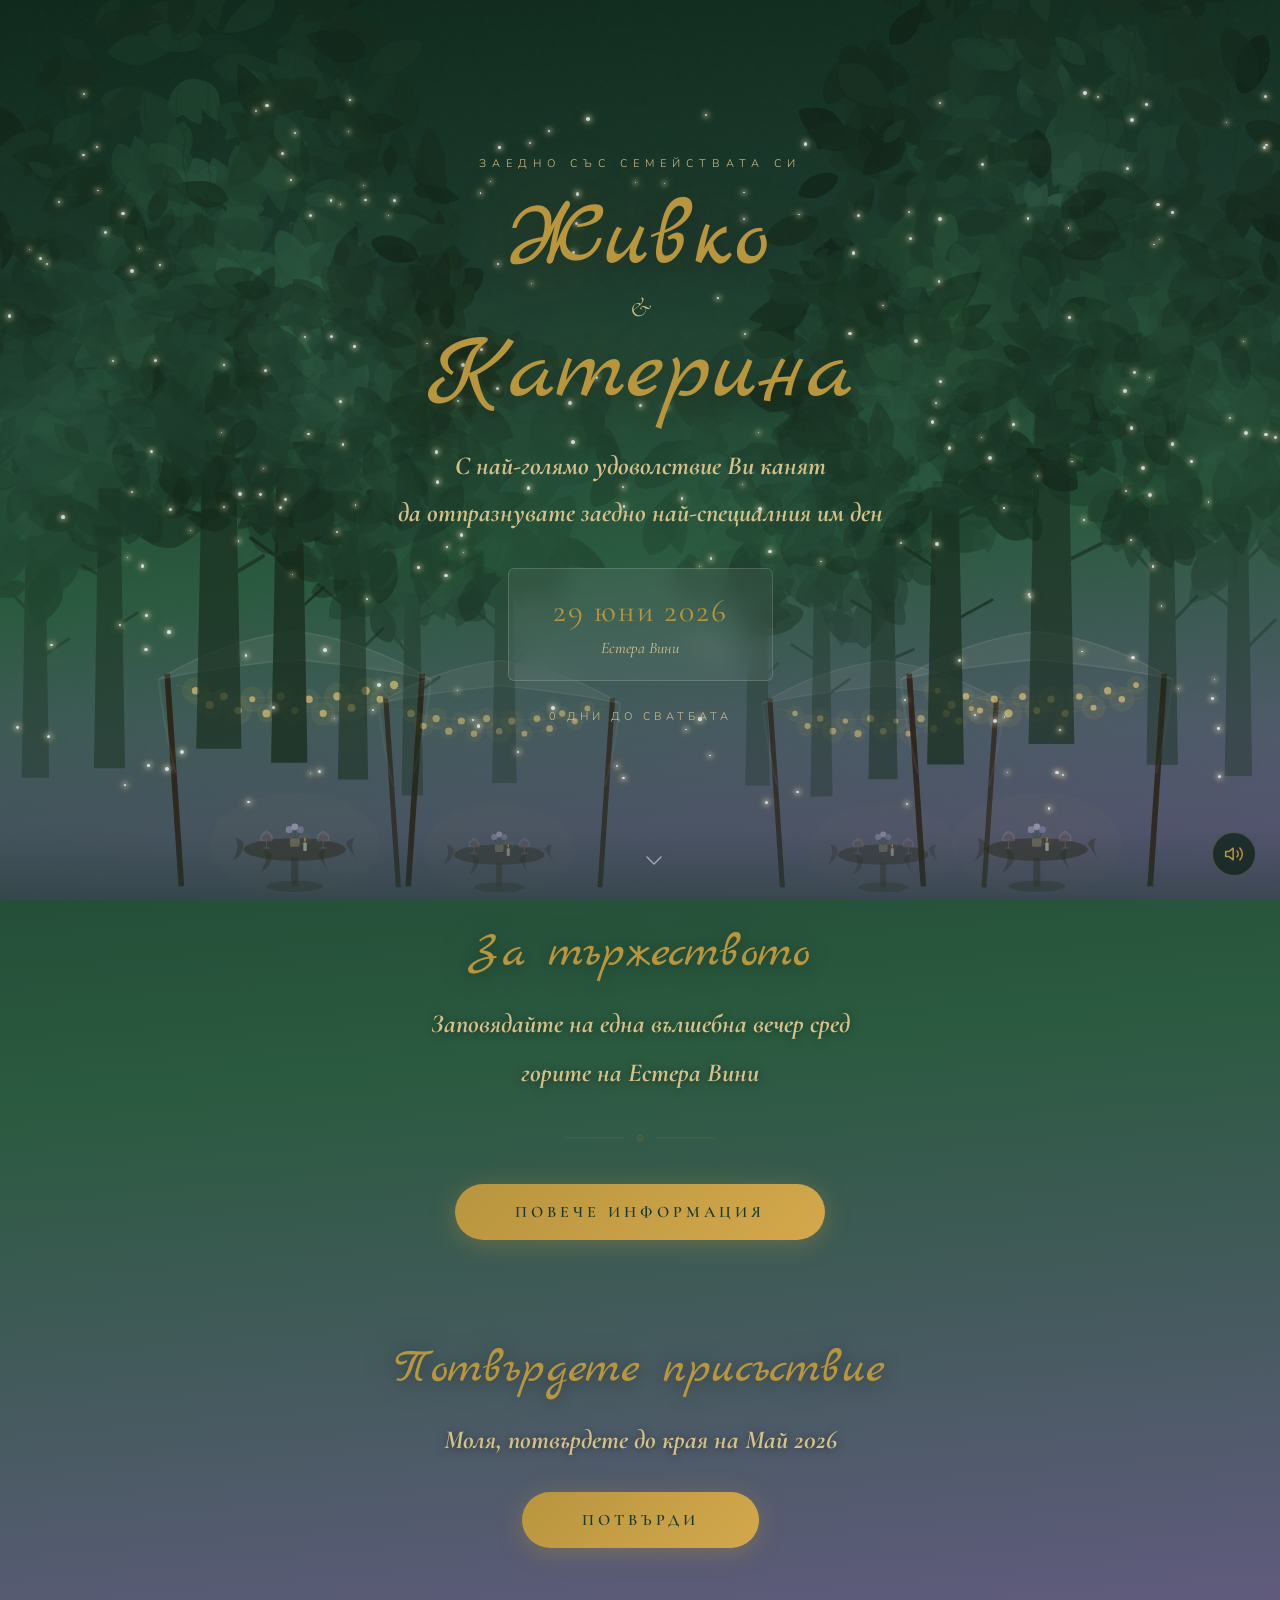
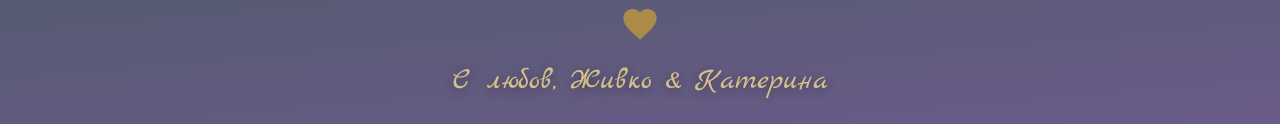
<file: index.html>
<!DOCTYPE html>
<html lang="en">
<head>
  <meta charset="UTF-8">
  <meta name="viewport" content="width=device-width, initial-scale=1.0">
  <title>Живко & Катерина — Сватбена покана</title>
  <link
    href="https://fonts.googleapis.com/css2?family=Cormorant+Garamond:ital,wght@0,300;0,400;0,500;0,600;0,700;1,300;1,400;1,500&family=Nunito+Sans:ital,wght@0,300;0,400;0,600;1,300;1,400&family=Marck+Script&display=swap"
    rel="stylesheet">

  <link rel="stylesheet" href="styles.css">
</head>
<body>

<!-- ═══════════════════════════════════════════════════════
     FIXED FOREST BACKDROP
     ═══════════════════════════════════════════════════════ -->
<div class="forest-backdrop" id="forestBackdrop">
  <div class="light-rays"></div>
  <div class="trees-bg" id="treesContainer"></div>
  <div class="tents-container" id="tentsContainer"></div>
  <div class="vines-container" id="vinesContainer"></div>
  <div class="ground-mist"></div>
  <div class="leaves-container" id="leaves"></div>
  <div class="lavender-container" id="lavenderPetals"></div>
  <div class="fireflies" id="fireflies"></div>
  <div class="particles" id="particles"></div>
</div>

<!-- ═══════════════════════════════════════════════════════
     HERO
     ═══════════════════════════════════════════════════════ -->
<section class="hero" id="hero">
  <div class="hero-content">
    <p class="hero-eyebrow reveal reveal-d1">Заедно със семействата си</p>
    <h1 class="hero-name reveal reveal-d2">Живко</h1>
    <span class="hero-amp reveal reveal-d3">&amp;</span>
    <h1 class="hero-name reveal reveal-d3">Катерина</h1>
    <p class="hero-tagline reveal reveal-d4">
      С най-голямо удоволствие Ви канят<br>
      да отпразнувате заедно най-специалния им ден
    </p>
    <div class="hero-date-box reveal reveal-d5">
      <p class="hero-date">29 юни 2026</p>
      <p class="hero-venue">Естера Вини</p>
    </div>
    <p class="hero-countdown reveal reveal-d6" id="countdown"></p>
  </div>

  <a class="scroll-hint reveal reveal-d6"
     onclick="document.getElementById('details').scrollIntoView({behavior:'smooth'})">
    <svg width="28" height="28" viewBox="0 0 28 28"
         fill="none" stroke="#fff" stroke-width="1.5" stroke-linecap="round">
      <path d="M7 11l7 7 7-7"/>
    </svg>
  </a>
</section>

<!-- Wave divider (hidden) -->
<div class="wave-section">
  <svg viewBox="0 0 1440 80" preserveAspectRatio="none">
    <path d="M0,0 C360,80 1080,0 1440,60 L1440,80 L0,80 Z" fill="rgba(15,42,28,.4)"/>
  </svg>
</div>

<!-- ═══════════════════════════════════════════════════════
     DETAILS
     ═══════════════════════════════════════════════════════ -->
<section class="details" id="details">

  <!-- Background lavender stems -->
  <div class="details-bg-flowers">
    <div class="stem" style="left:5%;height:300px">
      <svg width="40" height="300" viewBox="0 0 40 300" style="transform-origin:bottom center">
        <path d="M20,300 Q18,200 20,100" fill="none" stroke="#9B8EC4" stroke-width="2"/>
        <ellipse cx="20" cy="95"  rx="5" ry="9" fill="#B8ACE0"/>
        <ellipse cx="14" cy="105" rx="4" ry="8" fill="#D4CCF0"/>
        <ellipse cx="26" cy="102" rx="4" ry="8" fill="#B8ACE0"/>
        <ellipse cx="20" cy="80"  rx="4" ry="7" fill="#D4CCF0"/>
        <ellipse cx="16" cy="88"  rx="3" ry="6" fill="#EDE8FA"/>
      </svg>
    </div>
    <div class="stem" style="right:8%;height:250px">
      <svg width="40" height="250" viewBox="0 0 40 250" style="transform-origin:bottom center">
        <path d="M20,250 Q22,160 20,80" fill="none" stroke="#9B8EC4" stroke-width="2"/>
        <ellipse cx="20" cy="75" rx="5" ry="9" fill="#B8ACE0"/>
        <ellipse cx="14" cy="85" rx="4" ry="8" fill="#D4CCF0"/>
        <ellipse cx="26" cy="82" rx="4" ry="8" fill="#B8ACE0"/>
        <ellipse cx="20" cy="62" rx="4" ry="7" fill="#D4CCF0"/>
      </svg>
    </div>
    <div class="stem" style="left:85%;height:280px">
      <svg width="40" height="280" viewBox="0 0 40 280" style="transform-origin:bottom center">
        <path d="M20,280 Q17,180 20,90" fill="none" stroke="#9B8EC4" stroke-width="1.5"/>
        <ellipse cx="20" cy="85" rx="5" ry="8" fill="#B8ACE0"/>
        <ellipse cx="15" cy="93" rx="4" ry="7" fill="#D4CCF0"/>
        <ellipse cx="25" cy="90" rx="4" ry="7" fill="#B8ACE0"/>
        <ellipse cx="20" cy="72" rx="3" ry="6" fill="#EDE8FA"/>
      </svg>
    </div>
    <div class="stem" style="left:15%;height:220px">
      <svg width="40" height="220" viewBox="0 0 40 220" style="transform-origin:bottom center">
        <path d="M20,220 Q22,140 20,70" fill="none" stroke="#9B8EC4" stroke-width="1.5"/>
        <ellipse cx="20" cy="65" rx="4" ry="8" fill="#B8ACE0"/>
        <ellipse cx="15" cy="73" rx="3" ry="6" fill="#D4CCF0"/>
        <ellipse cx="25" cy="70" rx="3" ry="6" fill="#B8ACE0"/>
      </svg>
    </div>
  </div>

  <div class="details-inner">
    <p class="section-title reveal">За тържеството</p>
    <p class="details-text reveal reveal-d1">
      Заповядайте на една вълшебна вечер сред<br>
      горите на Естера Вини
    </p>

    <!-- Ornament divider -->
    <div class="ornament reveal reveal-d2">
      <svg width="160" height="24" viewBox="0 0 160 24">
        <line x1="5" y1="12" x2="65" y2="12" stroke="var(--gold-pale)" stroke-width=".5" opacity=".4"/>
        <line x1="95" y1="12" x2="155" y2="12" stroke="var(--gold-pale)" stroke-width=".5" opacity=".4"/>
        <circle cx="80" cy="12" r="3" fill="none" stroke="var(--gold)" stroke-width=".8" opacity=".5"/>
        <circle cx="80" cy="12" r="1" fill="var(--gold)" opacity=".5"/>
      </svg>
    </div>

    <!-- ── More Details button ── -->
    <div class="reveal reveal-d2" style="text-align:center;margin-top:28px">
      <button type="button" class="btn-rsvp" onclick="openDetailsModal()">
        <span>Повече информация</span>
      </button>
    </div>
  </div><!-- /.details-inner -->
</section>

<!-- ═══════════════════════════════════════════════════════
     RSVP
     ═══════════════════════════════════════════════════════ -->
<section class="rsvp-section" id="rsvp">
  <div class="rsvp-inner">
    <p class="section-title reveal">Потвърдете присъствие</p>
    <p class="details-text reveal reveal-d1" style="margin-bottom:8px">
      Моля, потвърдете до края на Май 2026
    </p>

    <div id="rsvpPrompt" class="reveal reveal-d2" style="margin-top:28px">
      <button type="button" class="btn-rsvp" onclick="openForm()">
        <span>Потвърди</span>
      </button>
    </div>



    <!-- ── RSVP Form ── -->
    <div class="form-container" id="rsvpFormContainer">
      <h3 class="form-title">Потвърждение</h3>
      <p class="form-subtitle">Ще се радваме да чуем от Вас. Един от семейството може да потвърди за всички.</p>

      <form onsubmit="return handleSubmit(event)">

        <!-- Honeypot for spam protection -->
        <input type="text" name="_honey" style="display:none" tabindex="-1">

        <!-- Name -->
        <div class="form-row">
          <div class="field">
            <label>Вашето име *</label>
            <input type="text" id="guestName" placeholder="Име и фамилия" required>
          </div>
        </div>

        <!-- Attending? -->
        <div class="field" style="margin-bottom:24px">
          <label style="margin-bottom:12px">Ще присъствате ли? *</label>
          <div class="radio-group">
            <div class="radio-option" onclick="selectAttending(this,'С радост приемаме')">
              <span class="radio-dot"><span class="radio-dot-inner"></span></span>
              С радост приемаме
            </div>
            <div class="radio-option" onclick="selectAttending(this,'За съжаление не можем')">
              <span class="radio-dot"><span class="radio-dot-inner"></span></span>
              За съжаление не можем
            </div>
          </div>
        </div>

        <!-- Fields shown only when attending -->
        <div class="attending-fields" id="attendingFields">
          <div class="form-row">
            <div class="field">
              <label>Брой гости (включително Вас и Вашата половинка)</label>
              <select id="guestCount">
                <option value="1">1 гост</option>
                <option value="2">2 гости</option>
                <option value="3">3 гости</option>
                <option value="4">4 гости</option>
                <option value="5">5 гости</option>
              </select>
            </div>
            <div class="field">
              <label>Хранителни изисквания</label>
              <div class="dietary-options">
                <label class="dietary-option">
                  <input type="radio" name="dietaryChoice" value="Без" checked> Без изисквания
                </label>
                <label class="dietary-option">
                  <input type="radio" name="dietaryChoice" value="Вегетарианец"> Вегетарианец
                </label>
              </div>
              <label class="dietary-allergy-label">Алергии</label>
              <input type="text" id="dietary" placeholder="Моля, опишете вашите алергии...">
            </div>
          </div>

          <!-- Extra options -->
          <div class="options-box">
            <label>Имате ли нужда от нещо допълнително?</label>

            <!-- Hotel -->
            <div class="checkbox-row" onclick="toggleCheck('hotel')">
              <div class="checkbox-box" id="hotelBox">
                <svg width="14" height="14" viewBox="0 0 14 14">
                  <path d="M3,7 L6,10 L11,4" fill="none" stroke="#fff"
                        stroke-width="2" stroke-linecap="round" stroke-linejoin="round"/>
                </svg>
              </div>
              <span class="checkbox-label">Имам нужда от нощувка (осигурена)</span>
            </div>
            <div class="sub-field" id="hotelSub">
              <p style="font-size:13px;color:var(--gold-pale);margin:0;font-style:italic">
                Нощувката е за 1 нощ (29 юни). Местата все още се уточняват.
              </p>
            </div>

            <!-- Transport -->
            <div class="checkbox-row" onclick="toggleCheck('transport')">
              <div class="checkbox-box" id="transportBox">
                <svg width="14" height="14" viewBox="0 0 14 14">
                  <path d="M3,7 L6,10 L11,4" fill="none" stroke="#fff"
                        stroke-width="2" stroke-linecap="round" stroke-linejoin="round"/>
                </svg>
              </div>
              <span class="checkbox-label">Имам нужда от транспорт (осигурен)</span>
            </div>

            <!-- Children -->
            <div class="checkbox-row" onclick="toggleCheck('children')">
              <div class="checkbox-box" id="childrenBox">
                <svg width="14" height="14" viewBox="0 0 14 14">
                  <path d="M3,7 L6,10 L11,4" fill="none" stroke="#fff"
                        stroke-width="2" stroke-linecap="round" stroke-linejoin="round"/>
                </svg>
              </div>
              <span class="checkbox-label">Ще бъдем с деца</span>
            </div>
            <div class="sub-field" id="childrenSub">
              <div class="field">
                <label>Колко деца?</label>
                <select id="childrenCountSelect">
                  <option value="1">1</option>
                  <option value="2">2</option>
                  <option value="3">3</option>
                  <option value="4">4</option>
                  <option value="5">5</option>
                </select>
              </div>
            </div>
          </div><!-- /.options-box -->
        </div><!-- /.attending-fields -->

        <!-- Message -->
        <div class="field" style="margin-bottom:24px">
          <label>Послание за младоженците (по желание)</label>
          <textarea id="guestMessage" placeholder="Споделете пожеланията си..."></textarea>
        </div>

        <!-- Captcha -->
        <div class="field" style="margin-bottom:32px">
          <label id="captchaLabel">Само една малка задачка</label>
          <p style="font-size:13px;color:var(--gold-pale);margin:0 0 8px;font-style:italic;opacity:.7">
            За да сме сигурни, че сте наш гост
          </p>
          <input type="text" id="captchaAnswer" placeholder="Въведете отговора" autocomplete="off" required>
        </div>

        <div style="text-align:center">
          <button type="submit" class="btn-submit" id="submitBtn" disabled>Изпрати</button>
        </div>
      </form>
    </div><!-- /.form-container -->

    <!-- Success message -->
    <div class="success" id="successMsg">
      <div class="success-check">
        <svg width="28" height="28" viewBox="0 0 28 28"
             fill="none" stroke="#fff" stroke-width="2.5"
             stroke-linecap="round" stroke-linejoin="round">
          <path d="M7 14.5l5 5L21 9"/>
        </svg>
      </div>
      <h3 id="thankName">Благодарим Ви!</h3>
      <p id="thankMsg"></p>
    </div>

  </div><!-- /.rsvp-inner -->
</section>

<!-- ═══════════════════════════════════════════════════════
     FOOTER
     ═══════════════════════════════════════════════════════ -->
<footer class="footer">
  <div class="footer-hearts">
    <svg width="40" height="40" viewBox="0 0 24 24" fill="var(--gold)">
      <path d="M12 21.35l-1.45-1.32C5.4 15.36 2 12.28 2 8.5 2 5.42 4.42 3 7.5 3c1.74 0 3.41.81 4.5 2.09C13.09 3.81 14.76 3 16.5 3 19.58 3 22 5.42 22 8.5c0 3.78-3.4 6.86-8.55 11.54L12 21.35z"/>
    </svg>
  </div>
  <p>С любов, Живко &amp; Катерина</p>
</footer>


<!-- ═══════════════════════════════════════════════════════
     JAVASCRIPT
     ═══════════════════════════════════════════════════════ -->
<!-- ═══════════════════════════════════════════════════════
     MORE DETAILS MODAL
     ═══════════════════════════════════════════════════════ -->
<div class="modal-overlay" id="detailsModal" role="dialog" aria-modal="true" aria-labelledby="modalHeading">
  <div class="modal-panel">

    <button class="modal-close" onclick="closeDetailsModal()" aria-label="Затвори">
      <svg width="13" height="13" viewBox="0 0 13 13" fill="none"
           stroke="currentColor" stroke-width="1.8" stroke-linecap="round">
        <line x1="1" y1="1" x2="12" y2="12"/>
        <line x1="12" y1="1" x2="1" y2="12"/>
      </svg>
    </button>

    <div class="modal-header">
      <p class="modal-eyebrow">29 юни 2026 · Естера Вини</p>
      <h2 class="modal-title" id="modalHeading">Всичко, което<br>трябва да знаете</h2>
      <div class="modal-rule">
        <div class="modal-rule-line"></div>
        <svg width="14" height="14" viewBox="0 0 24 24" fill="var(--gold)" opacity=".55">
          <path d="M12 21.35l-1.45-1.32C5.4 15.36 2 12.28 2 8.5 2 5.42 4.42 3 7.5 3c1.74 0 3.41.81 4.5 2.09C13.09 3.81 14.76 3 16.5 3 19.58 3 22 5.42 22 8.5c0 3.78-3.4 6.86-8.55 11.54L12 21.35z"/>
        </svg>
        <div class="modal-rule-line"></div>
      </div>
    </div>

    <div class="detail-sections">

      <!-- Програма -->
      <div class="detail-section">
        <div class="ds-header">
          <div class="ds-icon">
            <svg viewBox="0 0 30 30" fill="none" stroke="var(--gold)" stroke-width="1.55" stroke-linecap="round" stroke-linejoin="round">
              <rect x="4" y="3" width="22" height="24" rx="3"/>
              <line x1="9" y1="10" x2="21" y2="10"/>
              <line x1="9" y1="15" x2="21" y2="15"/>
              <line x1="9" y1="20" x2="16" y2="20"/>
            </svg>
          </div>
          <div class="ds-title">Програма на деня</div>
        </div>
        <div class="timeline">
          <div class="tl-item">
            <div class="tl-left"><span class="tl-time">17:00</span><div class="tl-line"></div></div>
            <div class="tl-dot"></div>
            <div class="tl-content">
              <div class="tl-event">Църковна церемония</div>
              <div class="tl-desc"><a href="https://maps.app.goo.gl/jBotodd1RxQcqwQw9" target="_blank" rel="noopener noreferrer">"Червената църква", Перущица</a> — Моля пристигнете 15 минути по-рано</div>
            </div>
          </div>
          <div class="tl-item">
            <div class="tl-left"><span class="tl-time">19:00</span><div class="tl-line"></div></div>
            <div class="tl-dot"></div>
            <div class="tl-content">
              <div class="tl-event">Пристигане в Естера Вини</div>
              <div class="tl-desc"><a href="https://maps.app.goo.gl/eVFsr43awWZp8P5j6" target="_blank" rel="noopener noreferrer">Естера Вини</a> — Коктейл на открито сред горите</div>
            </div>
          </div>
          <div class="tl-item">
            <div class="tl-left"><span class="tl-time">19:30</span><div class="tl-line"></div></div>
            <div class="tl-dot"></div>
            <div class="tl-content">
              <div class="tl-event">Церемония на открито</div>
              <div class="tl-desc">Естера Вини — сред горите</div>
            </div>
          </div>
          <div class="tl-item">
            <div class="tl-left"><span class="tl-time">20:00</span><div class="tl-line"></div></div>
            <div class="tl-dot"></div>
            <div class="tl-content">
              <div class="tl-event">Вечеря &amp; танци</div>
              <div class="tl-desc">Вечерта продължава до зори</div>
            </div>
          </div>
        </div>
      </div>

      <!-- Нощувки -->
      <div class="detail-section">
        <div class="ds-header">
          <div class="ds-icon">
            <svg viewBox="0 0 30 30" fill="none" stroke="var(--gold)" stroke-width="1.55" stroke-linecap="round" stroke-linejoin="round">
              <path d="M3 27V13l12-9 12 9v14"/>
              <rect x="11" y="19" width="8" height="8"/>
              <path d="M3 13h24"/>
            </svg>
          </div>
          <div class="ds-title">Нощувки (Осигурени)</div>
        </div>
        <div class="info-rows">
          <div class="info-row">
            <span class="info-row-label">Нощувка</span>
            <span class="info-row-value">1 нощ (29 юни)</span>
          </div>
        </div>
        <p class="info-note" style="margin-top:10px;">Осигурени нощувки за гостите, които не са от Пловдив. <a href="https://maps.app.goo.gl/juyoa8k7EYAyqqMB8" target="_blank" rel="noopener noreferrer">Anita Houses & Relax, Перущица</a></p>
      </div>

      <!-- Транспорт -->
      <div class="detail-section">
        <div class="ds-header">
          <div class="ds-icon">
            <svg viewBox="0 0 30 30" fill="none" stroke="var(--gold)" stroke-width="1.55" stroke-linecap="round" stroke-linejoin="round">
              <rect x="2" y="10" width="26" height="13" rx="3"/>
              <path d="M2 16h26"/>
              <circle cx="8"  cy="23" r="2.5"/>
              <circle cx="22" cy="23" r="2.5"/>
              <path d="M6.5 10l3-5h11l3 5"/>
            </svg>
          </div>
          <div class="ds-title">Транспорт (Осигурен)</div>
        </div>
        <div class="info-rows">
          <div class="info-row">
            <span class="info-row-label">Маршрут</span>
            <span class="info-row-value">Естера Вини → Перущица</span>
          </div>
          <div class="info-row">
            <span class="info-row-label">Тръгване</span>
            <span class="info-row-value">Примерен график 00:00, 01:00, 02:00, 03:00, 04:00 (последен). Детайлите още се уточняват.</span>
          </div>
        </div>
        <p class="info-note" style="margin-top:10px;">
          Осигурен е транспорт от Естера Вини до местата за нощувка(<a href="https://maps.app.goo.gl/juyoa8k7EYAyqqMB8" target="_blank" rel="noopener noreferrer">Anita Houses & Relax, Перущица</a>). За транспорт от Пловдив до Естера Вини(и обратната посока) — очаквайте повече информация скоро.
        </p>
      </div>

      <!-- Потвърждение и +1 -->
      <div class="detail-section">
        <div class="ds-header">
          <div class="ds-icon" style="width:52px;">
            <svg viewBox="0 0 50 30" fill="none" stroke="var(--gold)" stroke-width="1.5" stroke-linecap="round" stroke-linejoin="round">
              <!-- Adult 1 (left) -->
              <circle cx="10" cy="5" r="3"/>
              <line x1="10" y1="8" x2="10" y2="18"/>
              <line x1="10" y1="18" x2="6" y2="27"/>
              <line x1="10" y1="18" x2="14" y2="27"/>
              <line x1="10" y1="11" x2="5" y2="15"/>
              <line x1="10" y1="11" x2="15" y2="15"/>
              <!-- Child (middle) -->
              <circle cx="25" cy="11" r="2.5"/>
              <line x1="25" y1="13.5" x2="25" y2="21"/>
              <line x1="25" y1="21" x2="22" y2="27"/>
              <line x1="25" y1="21" x2="28" y2="27"/>
              <line x1="25" y1="16" x2="21.5" y2="19"/>
              <line x1="25" y1="16" x2="28.5" y2="19"/>
              <!-- Adult 2 (right) -->
              <circle cx="40" cy="5" r="3"/>
              <line x1="40" y1="8" x2="40" y2="18"/>
              <line x1="40" y1="18" x2="36" y2="27"/>
              <line x1="40" y1="18" x2="44" y2="27"/>
              <line x1="40" y1="11" x2="35" y2="15"/>
              <line x1="40" y1="11" x2="45" y2="15"/>
            </svg>
          </div>
          <div class="ds-title">Потвърждение и +1</div>
        </div>
        <p class="info-note" style="margin-top:10px;">
          Разбира се, очакваме Ви заедно с Вашата половинка! Не е необходимо всеки да попълва формуляра поотделно — един от Вас може да потвърди за цялото семейство. Във формата за потвърждение (RSVP) има падащо меню, от което можете да изберете колко души ще бъдете.
        </p>
      </div>

      <!-- Дрескод -->
      <div class="detail-section">
        <div class="ds-header">
          <div class="ds-icon" style="width:68px; display:flex; gap:4px;">
            <!-- Dress -->
            <svg viewBox="0 0 30 30" fill="none" stroke="var(--gold)" stroke-width="1.55" stroke-linecap="round" stroke-linejoin="round">
              <path d="M9 6c1 .5 3 .8 6 .8s5-.3 6-.8"/>
              <path d="M9 6C7 8 6 10 6 13c0 1.5.5 3 1.2 4.3"/>
              <path d="M21 6c2 2 3 4 3 7 0 1.5-.5 3-1.2 4.3"/>
              <path d="M8 17L4 27h22l-4-9.7"/>
              <line x1="15" y1="6.8" x2="15" y2="12"/>
            </svg>
            <!-- Suit: jacket + trousers -->
            <svg viewBox="0 0 30 30" fill="none" stroke="var(--gold)" stroke-width="1.3" stroke-linecap="round" stroke-linejoin="round">
              <!-- Jacket outline -->
              <path d="M11 3L7 6v11h5v-2h6v2h5V6l-4-3"/>
              <!-- Lapels -->
              <path d="M11 3l4 6"/>
              <path d="M19 3l-4 6"/>
              <!-- Tie -->
              <line x1="15" y1="9" x2="15" y2="16"/>
              <!-- Trouser left leg -->
              <path d="M8 17h6v10H9z"/>
              <!-- Trouser right leg -->
              <path d="M16 17h6v10h-5z"/>
            </svg>
          </div>
          <div class="ds-title">Дрескод — Официален</div>
        </div>
      </div>

    </div><!-- /.detail-sections -->

    <div class="modal-closing">
      <div class="modal-closing-hearts">
        <svg width="22" height="22" viewBox="0 0 24 24" fill="var(--gold)">
          <path d="M12 21.35l-1.45-1.32C5.4 15.36 2 12.28 2 8.5 2 5.42 4.42 3 7.5 3c1.74 0 3.41.81 4.5 2.09C13.09 3.81 14.76 3 16.5 3 19.58 3 22 5.42 22 8.5c0 3.78-3.4 6.86-8.55 11.54L12 21.35z"/>
        </svg>
      </div>
      <p>Очакваме Ви с нетърпение!</p>
    </div>

  </div><!-- /.modal-panel -->
</div><!-- /.modal-overlay -->

<audio id="bgMusic" loop preload="auto">
  <source src="TRINIX & Mari Froes - Vaitimbora (Official Music Video) - TRINIX.mp3" type="audio/mpeg">
</audio>

<button id="musicToggle" class="music-toggle" aria-label="Toggle music">
  <svg id="musicIconOn" viewBox="0 0 24 24" fill="none" stroke="currentColor" stroke-width="1.8" stroke-linecap="round" stroke-linejoin="round" width="20" height="20">
    <polygon points="11 5 6 9 2 9 2 15 6 15 11 19 11 5"/>
    <path d="M15.54 8.46a5 5 0 010 7.07"/>
    <path d="M19.07 4.93a10 10 0 010 14.14"/>
  </svg>
  <svg id="musicIconOff" viewBox="0 0 24 24" fill="none" stroke="currentColor" stroke-width="1.8" stroke-linecap="round" stroke-linejoin="round" width="20" height="20" style="display:none">
    <polygon points="11 5 6 9 2 9 2 15 6 15 11 19 11 5"/>
    <line x1="23" y1="9" x2="17" y2="15"/>
    <line x1="17" y1="9" x2="23" y2="15"/>
  </svg>
</button>

<script src="script.js"></script>
</body>
</html>
</file>
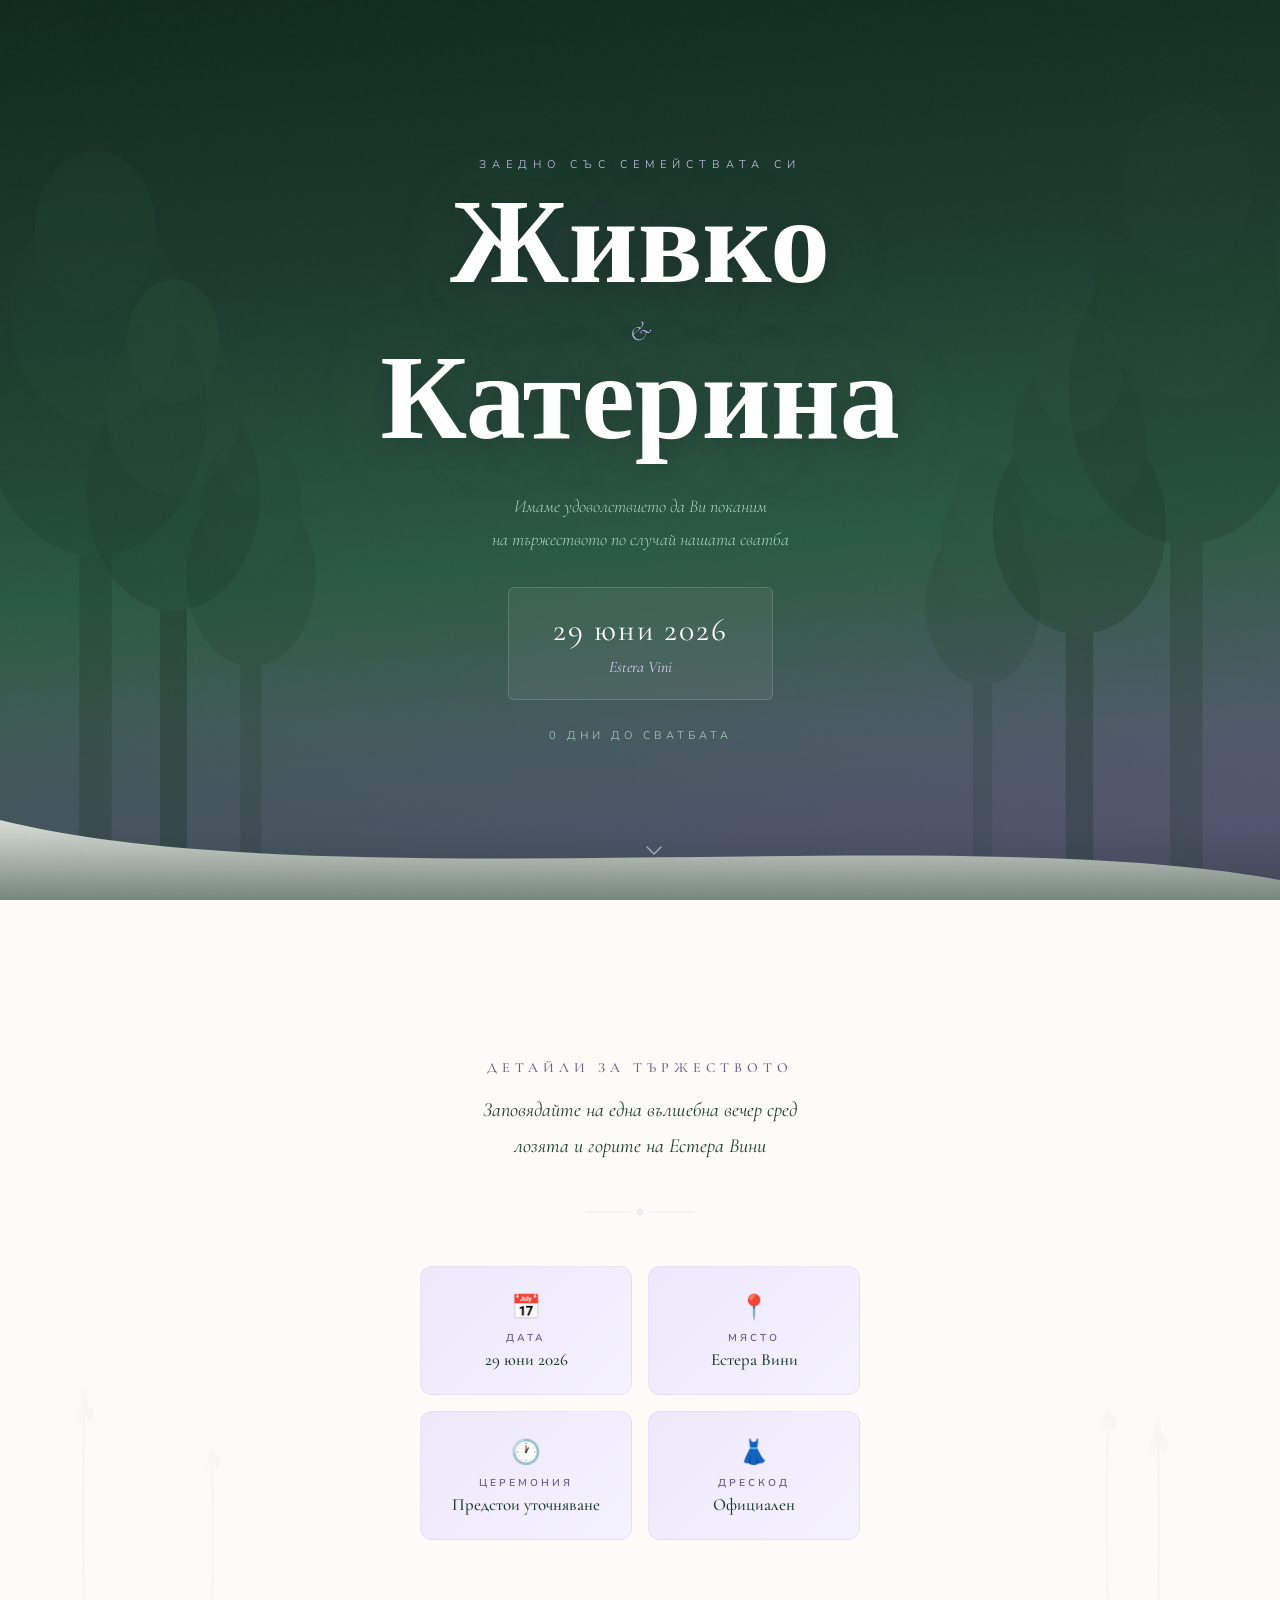
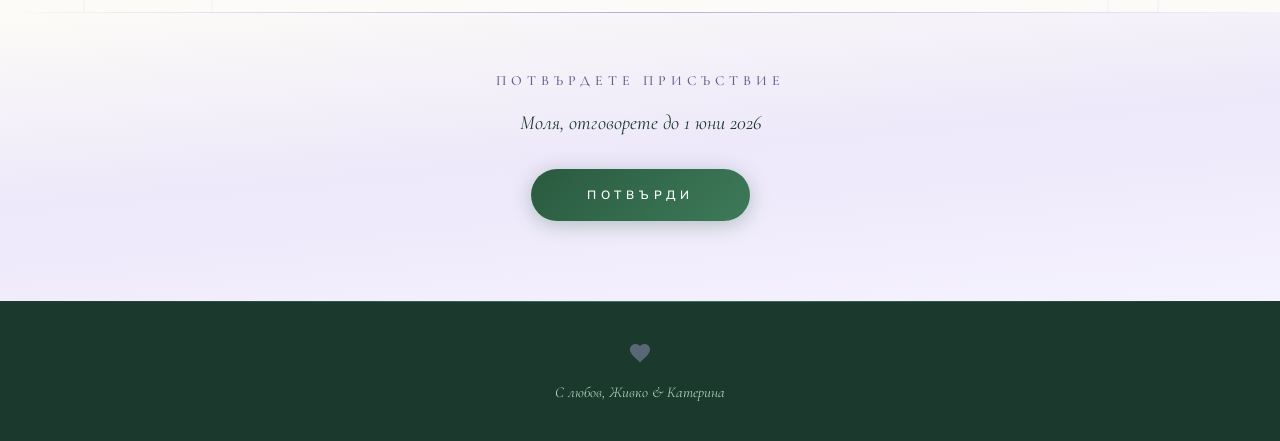
<file: index (3).html>
<!DOCTYPE html>
<html lang="en">
<head>
<meta charset="UTF-8">
<meta name="viewport" content="width=device-width, initial-scale=1.0">
<title>Живко & Катерина — Сватбена покана</title>
<link href="https://fonts.googleapis.com/css2?family=Cormorant+Garamond:ital,wght@0,300;0,400;0,500;0,600;0,700;1,300;1,400;1,500&family=Nunito+Sans:ital,wght@0,300;0,400;0,600;1,300;1,400&family=Tangerine:wght@400;700&display=swap" rel="stylesheet">
<style>
  :root {
    --green-deep:#1B3A2D;--green:#2A5A3F;--green-mid:#3D7A5A;--green-light:#5A9E78;--green-pale:#A8D5BA;
    --lav-deep:#6B5B8A;--lav:#9B8EC4;--lav-mid:#B8ACE0;--lav-light:#D4CCF0;--lav-pale:#EDE8FA;--lav-mist:#F5F2FF;
    --cream:#FDFBF7;--gold:#C9A84C;--charcoal:#1E1E1E;--text:#2D2D2D;
  }
  *{margin:0;padding:0;box-sizing:border-box}
  html{scroll-behavior:smooth}
  body{min-height:100vh;background:var(--cream);font-family:'Nunito Sans',sans-serif;color:var(--text);overflow-x:hidden}

  /* ══════ HERO ══════ */
  .hero{
    min-height:100vh;display:flex;flex-direction:column;align-items:center;justify-content:center;
    position:relative;overflow:hidden;padding:40px 24px;
    background:linear-gradient(175deg,#0f2a1c 0%,var(--green-deep) 30%,var(--green) 60%,var(--lav-deep) 100%);
  }
  .hero::after{
    content:'';position:absolute;inset:0;
    background:url("data:image/svg+xml,%3Csvg viewBox='0 0 256 256' xmlns='http://www.w3.org/2000/svg'%3E%3Cfilter id='n'%3E%3CfeTurbulence type='fractalNoise' baseFrequency='.7' numOctaves='4' stitchTiles='stitch'/%3E%3C/filter%3E%3Crect width='256' height='256' filter='url(%23n)' opacity='.04'/%3E%3C/svg%3E");
    opacity:.4;pointer-events:none;z-index:1;
  }

  /* ── Animated trees ── */
  .trees-bg{position:absolute;bottom:0;left:0;right:0;height:100%;pointer-events:none;z-index:0}
  .tree{position:absolute;bottom:0;transform-origin:bottom center}
  .tree-trunk{fill:#1a2f20}
  .tree-crown{transform-origin:bottom center}
  .tree-left .tree-crown{animation:swayLeft 6s ease-in-out infinite}
  .tree-right .tree-crown{animation:swayRight 7s ease-in-out infinite}
  .tree-center .tree-crown{animation:swayCenter 8s ease-in-out infinite}
  @keyframes swayLeft{0%,100%{transform:rotate(0deg)}25%{transform:rotate(-1.5deg)}75%{transform:rotate(1deg)}}
  @keyframes swayRight{0%,100%{transform:rotate(0deg)}30%{transform:rotate(1.2deg)}70%{transform:rotate(-1.8deg)}}
  @keyframes swayCenter{0%,100%{transform:rotate(0deg)}50%{transform:rotate(1deg)}}

  /* ── Falling leaves ── */
  .leaves-container{position:absolute;inset:0;overflow:hidden;pointer-events:none;z-index:2}
  .leaf{
    position:absolute;top:-40px;
    width:16px;height:16px;
    animation:leafFall linear infinite;
    opacity:0;
  }
  @keyframes leafFall{
    0%{transform:translateY(0) rotate(0deg) translateX(0);opacity:0}
    5%{opacity:.7}
    50%{transform:translateY(50vh) rotate(180deg) translateX(40px);opacity:.6}
    100%{transform:translateY(105vh) rotate(360deg) translateX(-20px);opacity:0}
  }

  /* ── Fireflies ── */
  .fireflies{position:absolute;inset:0;pointer-events:none;z-index:2}
  .firefly{
    position:absolute;width:4px;height:4px;border-radius:50%;
    background:radial-gradient(circle,rgba(201,168,76,.9),rgba(201,168,76,0) 70%);
    animation:fireflyFloat linear infinite;
    opacity:0;
  }
  @keyframes fireflyFloat{
    0%{opacity:0;transform:translate(0,0) scale(.5)}
    15%{opacity:1}
    50%{transform:translate(30px,-50px) scale(1);opacity:.8}
    85%{opacity:1}
    100%{opacity:0;transform:translate(-20px,-100px) scale(.3)}
  }

  /* ── Lavender flowers ── */
  .lavender-container{position:absolute;inset:0;overflow:hidden;pointer-events:none;z-index:2}
  .lavender-petal{
    position:absolute;top:-30px;
    animation:petalDrift linear infinite;
    opacity:0;
  }
  @keyframes petalDrift{
    0%{transform:translateY(0) rotate(0deg) translateX(0) scale(.8);opacity:0}
    8%{opacity:.8}
    40%{transform:translateY(40vh) rotate(120deg) translateX(60px) scale(1);opacity:.7}
    70%{transform:translateY(70vh) rotate(240deg) translateX(-30px) scale(.9);opacity:.5}
    100%{transform:translateY(110vh) rotate(360deg) translateX(20px) scale(.6);opacity:0}
  }

  /* ── Floating particles ── */
  .particles{position:absolute;inset:0;overflow:hidden;pointer-events:none;z-index:2}
  .particle{position:absolute;border-radius:50%;animation:floatUp linear infinite;opacity:0}
  @keyframes floatUp{0%{transform:translateY(100vh) scale(0);opacity:0}10%{opacity:1}90%{opacity:1}100%{transform:translateY(-20vh) scale(1);opacity:0}}

  /* ── Light rays ── */
  .light-rays{
    position:absolute;top:-20%;left:50%;width:200%;height:60%;
    transform:translateX(-50%);pointer-events:none;z-index:1;
    background:conic-gradient(from 190deg at 50% 0%,transparent 30%,rgba(201,168,76,.03) 35%,transparent 40%,
      transparent 45%,rgba(255,255,255,.02) 48%,transparent 52%,transparent 60%,rgba(168,213,186,.02) 63%,transparent 67%);
    animation:rayRotate 30s linear infinite;
  }
  @keyframes rayRotate{from{transform:translateX(-50%) rotate(0deg)}to{transform:translateX(-50%) rotate(360deg)}}

  /* ── Ground mist ── */
  .ground-mist{
    position:absolute;bottom:0;left:-10%;width:120%;height:180px;
    pointer-events:none;z-index:3;
    background:linear-gradient(to top,rgba(27,58,45,.6) 0%,rgba(27,58,45,.2) 40%,transparent 100%);
    animation:mistDrift 12s ease-in-out infinite;
  }
  @keyframes mistDrift{0%,100%{transform:translateX(0)}50%{transform:translateX(20px)}}

  /* Reveal */
  .reveal{opacity:0;transform:translateY(40px);transition:all 1s cubic-bezier(.22,1,.36,1)}
  .reveal.visible{opacity:1;transform:translateY(0)}
  .reveal-d1{transition-delay:.15s}.reveal-d2{transition-delay:.3s}.reveal-d3{transition-delay:.5s}
  .reveal-d4{transition-delay:.7s}.reveal-d5{transition-delay:.9s}.reveal-d6{transition-delay:1.1s}

  /* Hero content */
  .hero-content{position:relative;z-index:10;text-align:center;max-width:600px}
  .hero-eyebrow{font-size:11px;letter-spacing:6px;text-transform:uppercase;color:var(--lav-light);font-weight:300;margin-bottom:24px}
  .hero-name{
    font-family:'Tangerine',cursive;font-weight:700;
    font-size:clamp(70px,18vw,120px);
    color:#fff;line-height:.95;
    text-shadow:0 4px 30px rgba(0,0,0,.25),0 0 80px rgba(155,142,196,.2);
  }
  .hero-amp{font-family:'Cormorant Garamond',serif;font-size:28px;font-style:italic;font-weight:300;color:var(--lav-mid);margin:4px 0;display:block}
  .hero-tagline{font-family:'Cormorant Garamond',serif;font-size:18px;font-style:italic;color:var(--green-pale);font-weight:300;margin-top:24px;line-height:1.8}
  .hero-date-box{
    display:inline-block;margin-top:32px;
    border:1px solid rgba(255,255,255,.15);border-radius:6px;
    padding:22px 44px;
    background:rgba(255,255,255,.06);
    backdrop-filter:blur(12px);-webkit-backdrop-filter:blur(12px);
  }
  .hero-date{font-family:'Cormorant Garamond',serif;font-size:clamp(22px,5vw,32px);color:#fff;font-weight:400;letter-spacing:2px}
  .hero-venue{font-family:'Cormorant Garamond',serif;font-size:16px;color:var(--lav-light);font-style:italic;margin-top:8px}
  .hero-countdown{font-size:11px;letter-spacing:4px;text-transform:uppercase;color:var(--green-pale);margin-top:28px;font-weight:300}
  .scroll-hint{position:absolute;bottom:30px;left:50%;transform:translateX(-50%);z-index:10;animation:bounce 2s infinite;cursor:pointer}
  .scroll-hint svg{opacity:.5;transition:opacity .3s}
  .scroll-hint:hover svg{opacity:1}
  @keyframes bounce{0%,100%{transform:translateX(-50%) translateY(0)}50%{transform:translateX(-50%) translateY(10px)}}

  /* ══════ WAVE ══════ */
  .wave-section{position:relative;height:100px;background:var(--cream);margin-top:-1px}
  .wave-section svg{position:absolute;top:-79px;width:100%;height:80px}

  /* ══════ DETAILS ══════ */
  .details{background:var(--cream);padding:60px 24px 40px;position:relative;overflow:hidden}

  /* Animated lavender stems in details bg */
  .details-bg-flowers{position:absolute;top:0;left:0;right:0;bottom:0;pointer-events:none;overflow:hidden;opacity:.06}
  .stem{position:absolute;bottom:0}
  .stem svg{animation:stemSway 5s ease-in-out infinite}
  @keyframes stemSway{0%,100%{transform:rotate(0deg)}50%{transform:rotate(2deg)}}
  .stem:nth-child(even) svg{animation-duration:6s;animation-direction:reverse}

  .details-inner{max-width:560px;margin:0 auto;text-align:center;position:relative;z-index:1}
  .section-title{font-family:'Cormorant Garamond',serif;font-size:14px;letter-spacing:5px;text-transform:uppercase;color:var(--lav-deep);font-weight:500;margin-bottom:16px}
  .details-text{font-family:'Cormorant Garamond',serif;font-size:20px;font-style:italic;color:var(--green-deep);line-height:1.8;font-weight:400}

  .ornament{text-align:center;margin:36px 0}
  .ornament svg{opacity:.35}

  .info-cards{display:grid;grid-template-columns:1fr 1fr;gap:16px;margin:32px auto;max-width:440px}
  @media(max-width:480px){.info-cards{grid-template-columns:1fr}}
  .info-card{
    background:linear-gradient(135deg,var(--lav-pale),var(--lav-mist));
    border-radius:12px;padding:24px 20px;text-align:center;
    border:1px solid rgba(107,91,138,.08);
    transition:transform .4s cubic-bezier(.22,1,.36,1),box-shadow .4s ease;
  }
  .info-card:hover{transform:translateY(-4px);box-shadow:0 12px 32px rgba(107,91,138,.15)}
  .info-card-icon{font-size:24px;margin-bottom:8px}
  .info-card-label{font-size:10px;letter-spacing:3px;text-transform:uppercase;color:var(--lav-deep);font-weight:600;margin-bottom:4px}
  .info-card-value{font-family:'Cormorant Garamond',serif;font-size:17px;color:var(--green-deep);font-weight:500}

  /* ══════ RSVP ══════ */
  .rsvp-section{
    background:linear-gradient(175deg,var(--cream) 0%,var(--lav-pale) 50%,var(--lav-mist) 100%);
    padding:60px 24px 80px;position:relative;
  }
  .rsvp-section::before{content:'';position:absolute;top:0;left:0;right:0;height:1px;background:linear-gradient(90deg,transparent,var(--lav-mid),transparent)}
  .rsvp-inner{max-width:560px;margin:0 auto;text-align:center}

  .btn-rsvp{
    font-family:'Nunito Sans',sans-serif;font-size:12px;letter-spacing:5px;
    text-transform:uppercase;font-weight:600;
    background:linear-gradient(135deg,var(--green),var(--green-mid));
    border:none;color:#fff;padding:18px 56px;
    cursor:pointer;border-radius:50px;
    transition:all .4s cubic-bezier(.22,1,.36,1);
    box-shadow:0 4px 20px rgba(42,90,63,.3);position:relative;overflow:hidden;
  }
  .btn-rsvp::after{content:'';position:absolute;inset:0;background:linear-gradient(135deg,var(--lav-deep),var(--lav));opacity:0;transition:opacity .4s;border-radius:50px}
  .btn-rsvp:hover{transform:translateY(-2px);box-shadow:0 8px 32px rgba(42,90,63,.4)}
  .btn-rsvp:hover::after{opacity:1}
  .btn-rsvp span{position:relative;z-index:1}

  .form-container{
    background:#fff;border-radius:16px;padding:44px 32px;margin-top:32px;
    box-shadow:0 12px 48px rgba(107,91,138,.1),0 2px 8px rgba(42,90,63,.05);
    border:1px solid rgba(107,91,138,.08);
    display:none;text-align:left;animation:slideUp .6s cubic-bezier(.22,1,.36,1) forwards;
  }
  .form-container.active{display:block}
  @keyframes slideUp{from{opacity:0;transform:translateY(30px)}to{opacity:1;transform:translateY(0)}}

  .form-title{font-family:'Tangerine',cursive;font-size:48px;font-weight:700;text-align:center;color:var(--green-deep);margin-bottom:4px}
  .form-subtitle{font-family:'Cormorant Garamond',serif;font-size:15px;font-style:italic;color:var(--lav-deep);text-align:center;margin-bottom:32px}

  .form-row{display:grid;grid-template-columns:1fr 1fr;gap:20px;margin-bottom:24px}
  @media(max-width:480px){.form-row{grid-template-columns:1fr}}
  .field label{font-size:10px;letter-spacing:2px;text-transform:uppercase;color:var(--lav-deep);font-weight:600;display:block;margin-bottom:8px}
  .field input,.field select,.field textarea{
    width:100%;padding:12px 16px;border:1.5px solid var(--lav-light);border-radius:8px;
    background:var(--lav-mist);font-family:'Nunito Sans',sans-serif;font-size:14px;color:var(--text);
    outline:none;transition:all .3s ease;
  }
  .field input:focus,.field select:focus,.field textarea:focus{border-color:var(--green-mid);background:#fff;box-shadow:0 0 0 3px rgba(90,158,120,.1)}
  .field input::placeholder,.field textarea::placeholder{color:#aaa;font-style:italic}
  .field select{cursor:pointer;appearance:none;background:var(--lav-mist) url("data:image/svg+xml,%3Csvg width='10' height='6' viewBox='0 0 10 6' xmlns='http://www.w3.org/2000/svg'%3E%3Cpath d='M1 1l4 4 4-4' stroke='%236B5B8A' fill='none' stroke-width='1.2'/%3E%3C/svg%3E") no-repeat right 16px center}
  .field textarea{resize:none;min-height:80px}

  .radio-group{display:flex;gap:12px;flex-wrap:wrap}
  .radio-option{
    flex:1;min-width:160px;display:flex;align-items:center;gap:10px;
    cursor:pointer;padding:14px 18px;border:1.5px solid var(--lav-light);border-radius:10px;
    background:var(--lav-mist);transition:all .3s ease;font-size:13px;color:var(--text);
  }
  .radio-option:hover{border-color:var(--lav-mid);background:var(--lav-pale)}
  .radio-option.selected{border-color:var(--green);background:rgba(42,90,63,.06);color:var(--green-deep);font-weight:600;box-shadow:0 2px 12px rgba(42,90,63,.1)}
  .radio-dot{width:18px;height:18px;border-radius:50%;flex-shrink:0;border:2px solid var(--lav-mid);display:flex;align-items:center;justify-content:center;transition:all .3s}
  .radio-option.selected .radio-dot{border-color:var(--green);background:var(--green)}
  .radio-dot-inner{width:6px;height:6px;border-radius:50%;background:#fff;display:none}
  .radio-option.selected .radio-dot-inner{display:block}

  .options-box{background:linear-gradient(135deg,var(--lav-mist),#fff);border-radius:12px;padding:24px;margin-bottom:24px;border:1px solid rgba(107,91,138,.1)}
  .options-box>label{font-size:10px;letter-spacing:2px;text-transform:uppercase;color:var(--lav-deep);font-weight:600;display:block;margin-bottom:14px}

  .checkbox-row{display:flex;align-items:flex-start;gap:12px;cursor:pointer;padding:10px 0;user-select:none;transition:opacity .2s}
  .checkbox-row:hover{opacity:.8}
  .checkbox-box{width:22px;height:22px;flex-shrink:0;margin-top:1px;border:2px solid var(--lav-mid);border-radius:6px;display:flex;align-items:center;justify-content:center;transition:all .25s ease}
  .checkbox-box.checked{background:var(--green);border-color:var(--green)}
  .checkbox-box svg{display:none}
  .checkbox-box.checked svg{display:block}
  .checkbox-label{font-size:14px;color:var(--text);line-height:1.5}

  .sub-field{margin-left:34px;margin-bottom:8px;display:none;animation:slideUp .3s ease}
  .sub-field.active{display:block}
  .sub-field label{font-size:9px!important;margin-bottom:6px!important}
  .sub-field select{width:160px;font-size:13px;padding:10px 14px}

  .attending-fields{display:none;animation:slideUp .4s ease}
  .attending-fields.active{display:block}

  .btn-submit{
    font-family:'Nunito Sans',sans-serif;font-size:13px;letter-spacing:4px;text-transform:uppercase;font-weight:600;
    background:linear-gradient(135deg,var(--green-deep),var(--green));border:none;border-radius:50px;color:#fff;
    padding:16px 56px;cursor:pointer;transition:all .4s cubic-bezier(.22,1,.36,1);box-shadow:0 4px 20px rgba(42,90,63,.25);
  }
  .btn-submit:hover{transform:translateY(-2px);box-shadow:0 8px 32px rgba(42,90,63,.35)}
  .btn-submit:disabled{background:var(--lav-light);color:rgba(255,255,255,.5);box-shadow:none;cursor:default;transform:none}

  .success{text-align:center;padding:60px 24px;display:none;animation:slideUp .6s cubic-bezier(.22,1,.36,1) forwards}
  .success.active{display:block}
  .success-check{
    width:64px;height:64px;border-radius:50%;
    background:linear-gradient(135deg,var(--green),var(--green-mid));
    display:inline-flex;align-items:center;justify-content:center;margin-bottom:20px;
    box-shadow:0 8px 32px rgba(42,90,63,.2);animation:popIn .5s cubic-bezier(.17,.89,.32,1.3) .2s both;
  }
  @keyframes popIn{from{transform:scale(0)}to{transform:scale(1)}}
  .success h3{font-family:'Tangerine',cursive;font-size:46px;font-weight:700;color:var(--green-deep);margin-bottom:8px}
  .success p{font-size:15px;color:var(--lav-deep);font-weight:300;line-height:1.7}

  .footer{background:var(--green-deep);padding:40px 24px;text-align:center;position:relative}
  .footer::before{content:'';position:absolute;top:0;left:0;right:0;height:1px;background:linear-gradient(90deg,transparent,var(--green-mid),transparent)}
  .footer p{font-family:'Cormorant Garamond',serif;font-size:15px;font-style:italic;color:var(--green-pale)}
  .footer-hearts{margin-bottom:12px;opacity:.4}
</style>
</head>
<body>

<!-- ═══════════════ HERO ═══════════════ -->
<section class="hero" id="hero">

  <!-- Light rays -->
  <div class="light-rays"></div>

  <!-- Animated Trees -->
  <div class="trees-bg">
    <!-- Left far tree -->
    <svg class="tree tree-left" style="left:-2%;height:90%;opacity:.25" viewBox="0 0 120 400">
      <rect class="tree-trunk" x="52" y="180" width="16" height="220" rx="4"/>
      <g class="tree-crown">
        <ellipse cx="60" cy="160" rx="55" ry="70" fill="#1a3a25"/>
        <ellipse cx="60" cy="110" rx="42" ry="55" fill="#1f4230"/>
        <ellipse cx="60" cy="70" rx="30" ry="40" fill="#254a35"/>
      </g>
    </svg>
    <!-- Left mid tree -->
    <svg class="tree tree-center" style="left:6%;height:75%;opacity:.35" viewBox="0 0 100 350">
      <rect class="tree-trunk" x="43" y="160" width="14" height="190" rx="3"/>
      <g class="tree-crown">
        <ellipse cx="50" cy="140" rx="45" ry="60" fill="#1d3f2a"/>
        <ellipse cx="50" cy="95" rx="35" ry="45" fill="#234830"/>
        <ellipse cx="50" cy="60" rx="24" ry="32" fill="#2a5038"/>
      </g>
    </svg>
    <!-- Left near tree -->
    <svg class="tree tree-right" style="left:14%;height:60%;opacity:.18" viewBox="0 0 80 300">
      <rect class="tree-trunk" x="34" y="140" width="12" height="160" rx="3"/>
      <g class="tree-crown">
        <ellipse cx="40" cy="120" rx="36" ry="50" fill="#1a3525"/>
        <ellipse cx="40" cy="80" rx="28" ry="38" fill="#20402c"/>
        <ellipse cx="40" cy="50" rx="18" ry="26" fill="#274a34"/>
      </g>
    </svg>
    <!-- Right far tree -->
    <svg class="tree tree-right" style="right:-3%;height:95%;opacity:.22" viewBox="0 0 130 420">
      <rect class="tree-trunk" x="57" y="190" width="16" height="230" rx="4"/>
      <g class="tree-crown">
        <ellipse cx="65" cy="170" rx="58" ry="75" fill="#182f20"/>
        <ellipse cx="65" cy="115" rx="45" ry="58" fill="#1e3a28"/>
        <ellipse cx="65" cy="70" rx="32" ry="42" fill="#244230"/>
      </g>
    </svg>
    <!-- Right mid tree -->
    <svg class="tree tree-left" style="right:8%;height:70%;opacity:.3" viewBox="0 0 100 320">
      <rect class="tree-trunk" x="43" y="150" width="14" height="170" rx="3"/>
      <g class="tree-crown">
        <ellipse cx="50" cy="130" rx="44" ry="55" fill="#1b3626"/>
        <ellipse cx="50" cy="85" rx="34" ry="42" fill="#21402e"/>
        <ellipse cx="50" cy="52" rx="22" ry="30" fill="#284a36"/>
      </g>
    </svg>
    <!-- Right near -->
    <svg class="tree tree-center" style="right:18%;height:55%;opacity:.15" viewBox="0 0 70 260">
      <rect class="tree-trunk" x="30" y="120" width="10" height="140" rx="2"/>
      <g class="tree-crown">
        <ellipse cx="35" cy="105" rx="30" ry="42" fill="#1a3525"/>
        <ellipse cx="35" cy="72" rx="22" ry="30" fill="#20402c"/>
        <ellipse cx="35" cy="48" rx="15" ry="22" fill="#264832"/>
      </g>
    </svg>
  </div>

  <!-- Ground mist -->
  <div class="ground-mist"></div>

  <!-- Falling leaves -->
  <div class="leaves-container" id="leaves"></div>

  <!-- Lavender petals -->
  <div class="lavender-container" id="lavenderPetals"></div>

  <!-- Fireflies -->
  <div class="fireflies" id="fireflies"></div>

  <!-- Particles -->
  <div class="particles" id="particles"></div>

  <div class="hero-content">
    <p class="hero-eyebrow reveal reveal-d1">Заедно със семействата си</p>
    <h1 class="hero-name reveal reveal-d2">Живко</h1>
    <span class="hero-amp reveal reveal-d3">&amp;</span>
    <h1 class="hero-name reveal reveal-d3">Катерина</h1>
    <p class="hero-tagline reveal reveal-d4">Имаме удоволствието да Ви поканим<br>на тържеството по случай нашата сватба</p>
    <div class="hero-date-box reveal reveal-d5">
      <p class="hero-date">29 юни 2026</p>
      <p class="hero-venue">Estera Vini</p>
    </div>
    <p class="hero-countdown reveal reveal-d6" id="countdown"></p>
  </div>

  <a class="scroll-hint reveal reveal-d6" onclick="document.getElementById('details').scrollIntoView({behavior:'smooth'})">
    <svg width="28" height="28" viewBox="0 0 28 28" fill="none" stroke="#fff" stroke-width="1.5" stroke-linecap="round"><path d="M7 11l7 7 7-7"/></svg>
  </a>
</section>

<div class="wave-section">
  <svg viewBox="0 0 1440 80" preserveAspectRatio="none">
    <path d="M0,0 C360,80 1080,0 1440,60 L1440,80 L0,80 Z" fill="var(--cream)"/>
  </svg>
</div>

<!-- ═══════════════ DETAILS ═══════════════ -->
<section class="details" id="details">
  <!-- Background lavender stems -->
  <div class="details-bg-flowers">
    <div class="stem" style="left:5%;height:300px">
      <svg width="40" height="300" viewBox="0 0 40 300" style="transform-origin:bottom center">
        <path d="M20,300 Q18,200 20,100" fill="none" stroke="#9B8EC4" stroke-width="2"/>
        <ellipse cx="20" cy="95" rx="5" ry="9" fill="#B8ACE0"/><ellipse cx="14" cy="105" rx="4" ry="8" fill="#D4CCF0"/>
        <ellipse cx="26" cy="102" rx="4" ry="8" fill="#B8ACE0"/><ellipse cx="20" cy="80" rx="4" ry="7" fill="#D4CCF0"/>
        <ellipse cx="16" cy="88" rx="3" ry="6" fill="#EDE8FA"/>
      </svg>
    </div>
    <div class="stem" style="right:8%;height:250px">
      <svg width="40" height="250" viewBox="0 0 40 250" style="transform-origin:bottom center">
        <path d="M20,250 Q22,160 20,80" fill="none" stroke="#9B8EC4" stroke-width="2"/>
        <ellipse cx="20" cy="75" rx="5" ry="9" fill="#B8ACE0"/><ellipse cx="14" cy="85" rx="4" ry="8" fill="#D4CCF0"/>
        <ellipse cx="26" cy="82" rx="4" ry="8" fill="#B8ACE0"/><ellipse cx="20" cy="62" rx="4" ry="7" fill="#D4CCF0"/>
      </svg>
    </div>
    <div class="stem" style="left:85%;height:280px">
      <svg width="40" height="280" viewBox="0 0 40 280" style="transform-origin:bottom center">
        <path d="M20,280 Q17,180 20,90" fill="none" stroke="#9B8EC4" stroke-width="1.5"/>
        <ellipse cx="20" cy="85" rx="5" ry="8" fill="#B8ACE0"/><ellipse cx="15" cy="93" rx="4" ry="7" fill="#D4CCF0"/>
        <ellipse cx="25" cy="90" rx="4" ry="7" fill="#B8ACE0"/><ellipse cx="20" cy="72" rx="3" ry="6" fill="#EDE8FA"/>
      </svg>
    </div>
    <div class="stem" style="left:15%;height:220px">
      <svg width="40" height="220" viewBox="0 0 40 220" style="transform-origin:bottom center">
        <path d="M20,220 Q22,140 20,70" fill="none" stroke="#9B8EC4" stroke-width="1.5"/>
        <ellipse cx="20" cy="65" rx="4" ry="8" fill="#B8ACE0"/><ellipse cx="15" cy="73" rx="3" ry="6" fill="#D4CCF0"/>
        <ellipse cx="25" cy="70" rx="3" ry="6" fill="#B8ACE0"/>
      </svg>
    </div>
  </div>

  <div class="details-inner">
    <p class="section-title reveal">Детайли за тържеството</p>
    <p class="details-text reveal reveal-d1">Заповядайте на една вълшебна вечер сред<br>лозята и горите на Естера Вини</p>
    <div class="ornament reveal reveal-d2">
      <svg width="120" height="24" viewBox="0 0 120 24"><line x1="5" y1="12" x2="50" y2="12" stroke="var(--lav-mid)" stroke-width=".5"/><line x1="70" y1="12" x2="115" y2="12" stroke="var(--lav-mid)" stroke-width=".5"/><circle cx="60" cy="12" r="3" fill="none" stroke="var(--lav)" stroke-width=".8"/><circle cx="60" cy="12" r="1" fill="var(--lav)"/></svg>
    </div>
    <div class="info-cards">
      <div class="info-card reveal reveal-d2"><div class="info-card-icon">📅</div><div class="info-card-label">Дата</div><div class="info-card-value">29 юни 2026</div></div>
      <div class="info-card reveal reveal-d3"><div class="info-card-icon">📍</div><div class="info-card-label">Място</div><div class="info-card-value">Естера Вини</div></div>
      <div class="info-card reveal reveal-d4"><div class="info-card-icon">🕐</div><div class="info-card-label">Церемония</div><div class="info-card-value">Предстои уточняване</div></div>
      <div class="info-card reveal reveal-d5"><div class="info-card-icon">👗</div><div class="info-card-label">Дрескод</div><div class="info-card-value">Официален</div></div>
    </div>
  </div>
</section>

<!-- ═══════════════ RSVP ═══════════════ -->
<section class="rsvp-section" id="rsvp">
  <div class="rsvp-inner">
    <p class="section-title reveal">Потвърдете присъствие</p>
    <p class="details-text reveal reveal-d1" style="margin-bottom:8px">Моля, отговорете до 1 юни 2026</p>
    <div id="rsvpPrompt" class="reveal reveal-d2" style="margin-top:28px">
      <button type="button" class="btn-rsvp" onclick="openForm()"><span>Потвърди</span></button>
    </div>

    <iframe name="hidden_iframe" id="hidden_iframe" style="display:none"></iframe>

    <div class="form-container" id="rsvpFormContainer">
      <h3 class="form-title">Потвърждение</h3>
      <p class="form-subtitle">Ще се радваме да чуем от Вас</p>
      <form action="https://formsubmit.co/milevjivko@gmail.com" method="POST" target="hidden_iframe" onsubmit="return handleSubmit()">
        <input type="hidden" name="_subject" id="subjectField" value="Сватба RSVP">
        <input type="hidden" name="_captcha" value="false">
        <input type="hidden" name="_template" value="box">
        <input type="hidden" name="_replyto" value="noreply@wedding.com">
        <input type="text" name="_honey" style="display:none" tabindex="-1">
        <input type="hidden" name="RSVP Details" id="summaryField" value="">

        <div class="form-row">
          <div class="field"><label>Вашето име *</label><input type="text" id="guestName" placeholder="Име и фамилия" required></div>
          <div class="field"><label>Имейл</label><input type="text" id="guestEmail" placeholder="вашият@email.com" autocomplete="email"></div>
        </div>
        <div class="field" style="margin-bottom:24px">
          <label style="margin-bottom:12px">Ще присъствате ли? *</label>
          <div class="radio-group">
            <div class="radio-option" onclick="selectAttending(this,'С радост приемам')"><span class="radio-dot"><span class="radio-dot-inner"></span></span>С радост приемам</div>
            <div class="radio-option" onclick="selectAttending(this,'За съжаление не мога')"><span class="radio-dot"><span class="radio-dot-inner"></span></span>За съжаление не мога</div>
          </div>
        </div>
        <div class="attending-fields" id="attendingFields">
          <div class="form-row">
            <div class="field"><label>Брой гости</label><select id="guestCount"><option value="1">1 гост</option><option value="2">2 гости</option><option value="3">3 гости</option><option value="4">4 гости</option><option value="5">5 гости</option></select></div>
            <div class="field"><label>Хранителни изисквания</label><input type="text" id="dietary" placeholder="Алергии, вегетарианец и т.н."></div>
          </div>
          <div class="options-box">
            <label>Допълнителни опции</label>
            <div class="checkbox-row" onclick="toggleCheck('hotel')"><div class="checkbox-box" id="hotelBox"><svg width="14" height="14" viewBox="0 0 14 14"><path d="M3,7 L6,10 L11,4" fill="none" stroke="#fff" stroke-width="2" stroke-linecap="round" stroke-linejoin="round"/></svg></div><span class="checkbox-label">Моля, резервирайте ми хотелска стая</span></div>
            <div class="sub-field" id="hotelSub"><div class="field"><label>Колко нощувки?</label><select id="hotelNightsSelect"><option value="1">1 нощ</option><option value="2">2 нощи</option><option value="3">3 нощи</option><option value="4">4 нощи</option></select></div></div>
            <div class="checkbox-row" onclick="toggleCheck('transport')"><div class="checkbox-box" id="transportBox"><svg width="14" height="14" viewBox="0 0 14 14"><path d="M3,7 L6,10 L11,4" fill="none" stroke="#fff" stroke-width="2" stroke-linecap="round" stroke-linejoin="round"/></svg></div><span class="checkbox-label">Бих искал/а транспорт до/от мястото</span></div>
            <div class="checkbox-row" onclick="toggleCheck('children')"><div class="checkbox-box" id="childrenBox"><svg width="14" height="14" viewBox="0 0 14 14"><path d="M3,7 L6,10 L11,4" fill="none" stroke="#fff" stroke-width="2" stroke-linecap="round" stroke-linejoin="round"/></svg></div><span class="checkbox-label">Ще водя деца</span></div>
            <div class="sub-field" id="childrenSub"><div class="field"><label>Колко деца?</label><select id="childrenCountSelect"><option value="1">1</option><option value="2">2</option><option value="3">3</option><option value="4">4</option><option value="5">5</option></select></div></div>
          </div>
        </div>
        <div class="field" style="margin-bottom:32px"><label>Послание за двойката</label><textarea id="guestMessage" placeholder="Споделете пожеланията си..."></textarea></div>
        <div style="text-align:center"><button type="submit" class="btn-submit" id="submitBtn" disabled>Изпрати</button></div>
      </form>
    </div>

    <div class="success" id="successMsg">
      <div class="success-check"><svg width="28" height="28" viewBox="0 0 28 28" fill="none" stroke="#fff" stroke-width="2.5" stroke-linecap="round" stroke-linejoin="round"><path d="M7 14.5l5 5L21 9"/></svg></div>
      <h3 id="thankName">Благодарим Ви!</h3>
      <p id="thankMsg"></p>
    </div>
  </div>
</section>

<footer class="footer">
  <div class="footer-hearts"><svg width="24" height="24" viewBox="0 0 24 24" fill="var(--lav-mid)"><path d="M12 21.35l-1.45-1.32C5.4 15.36 2 12.28 2 8.5 2 5.42 4.42 3 7.5 3c1.74 0 3.41.81 4.5 2.09C13.09 3.81 14.76 3 16.5 3 19.58 3 22 5.42 22 8.5c0 3.78-3.4 6.86-8.55 11.54L12 21.35z"/></svg></div>
  <p>С любов, Живко &amp; Катерина</p>
</footer>

<script>
  // Countdown
  var wedding = new Date('2026-06-29');
  var daysLeft = Math.max(0, Math.ceil((wedding - new Date()) / 86400000));
  document.getElementById('countdown').textContent = daysLeft + ' дни до сватбата';

  // ── Create falling leaves ──
  (function(){
    var c = document.getElementById('leaves');
    var leafColors = ['#2A5A3F','#3D7A5A','#5A9E78','#1B3A2D','#A8D5BA'];
    for(var i=0;i<18;i++){
      var el = document.createElement('div');
      el.className = 'leaf';
      var s = Math.random()*10+8;
      var col = leafColors[Math.floor(Math.random()*leafColors.length)];
      el.innerHTML = '<svg width="'+s+'" height="'+s+'" viewBox="0 0 16 16"><path d="M8,1 Q14,5 12,12 Q8,10 4,12 Q2,5 8,1Z" fill="'+col+'" opacity="'+(Math.random()*.4+.3)+'"/></svg>';
      el.style.cssText = 'left:'+Math.random()*100+'%;animation-duration:'+(Math.random()*10+10)+'s;animation-delay:'+(Math.random()*15)+'s;';
      c.appendChild(el);
    }
  })();

  // ── Create lavender petals ──
  (function(){
    var c = document.getElementById('lavenderPetals');
    var petalColors = ['#B8ACE0','#D4CCF0','#9B8EC4','#EDE8FA'];
    for(var i=0;i<14;i++){
      var el = document.createElement('div');
      el.className = 'lavender-petal';
      var s = Math.random()*8+6;
      var col = petalColors[Math.floor(Math.random()*petalColors.length)];
      el.innerHTML = '<svg width="'+s+'" height="'+(s*1.5)+'" viewBox="0 0 10 15"><ellipse cx="5" cy="7.5" rx="4" ry="7" fill="'+col+'" opacity="'+(Math.random()*.5+.3)+'"/></svg>';
      el.style.cssText = 'left:'+Math.random()*100+'%;animation-duration:'+(Math.random()*14+12)+'s;animation-delay:'+(Math.random()*18)+'s;';
      c.appendChild(el);
    }
  })();

  // ── Create fireflies ──
  (function(){
    var c = document.getElementById('fireflies');
    for(var i=0;i<20;i++){
      var el = document.createElement('div');
      el.className = 'firefly';
      var s = Math.random()*4+2;
      el.style.cssText = 'width:'+s+'px;height:'+s+'px;left:'+Math.random()*100+'%;top:'+(30+Math.random()*60)+'%;animation-duration:'+(Math.random()*6+4)+'s;animation-delay:'+(Math.random()*10)+'s;';
      c.appendChild(el);
    }
  })();

  // ── Create particles ──
  (function(){
    var c = document.getElementById('particles');
    var colors = ['rgba(155,142,196,.3)','rgba(212,204,240,.2)','rgba(168,213,186,.2)','rgba(255,255,255,.1)'];
    for(var i=0;i<25;i++){
      var el = document.createElement('div');
      el.className = 'particle';
      var s = Math.random()*5+2;
      el.style.cssText = 'width:'+s+'px;height:'+s+'px;left:'+Math.random()*100+'%;background:'+colors[Math.floor(Math.random()*colors.length)]+';animation-duration:'+(Math.random()*12+8)+'s;animation-delay:'+(Math.random()*10)+'s;';
      c.appendChild(el);
    }
  })();

  // ── Scroll reveal ──
  (function(){
    var els = document.querySelectorAll('.reveal');
    var obs = new IntersectionObserver(function(entries){
      entries.forEach(function(e){ if(e.isIntersecting) e.target.classList.add('visible'); });
    },{threshold:.15,rootMargin:'0px 0px -40px 0px'});
    els.forEach(function(el){ obs.observe(el); });
  })();

  // ── Form logic ──
  var attending='';var checks={hotel:false,transport:false,children:false};
  function openForm(){document.getElementById('rsvpPrompt').style.display='none';var fc=document.getElementById('rsvpFormContainer');fc.classList.add('active');setTimeout(function(){fc.scrollIntoView({behavior:'smooth',block:'start'});},100);}
  function selectAttending(el,value){attending=value;var o=document.querySelectorAll('.radio-option');for(var i=0;i<o.length;i++)o[i].classList.remove('selected');el.classList.add('selected');if(value==='С радост приемам')document.getElementById('attendingFields').classList.add('active');else document.getElementById('attendingFields').classList.remove('active');updateBtn();}
  function toggleCheck(type){checks[type]=!checks[type];var b=document.getElementById(type+'Box');if(checks[type])b.classList.add('checked');else b.classList.remove('checked');if(type==='hotel'){var h=document.getElementById('hotelSub');if(checks[type])h.classList.add('active');else h.classList.remove('active');}if(type==='children'){var c=document.getElementById('childrenSub');if(checks[type])c.classList.add('active');else c.classList.remove('active');}}
  function updateBtn(){var n=document.getElementById('guestName').value.trim();document.getElementById('submitBtn').disabled=!(n&&attending);}
  document.getElementById('guestName').addEventListener('input',updateBtn);
  function handleSubmit(){
    var name=document.getElementById('guestName').value.trim();if(!name||!attending)return false;
    var l=[];
    l.push('━━━━━━━━━━━━━━━━━━━━━━━━━━━━━━');l.push('');
    l.push('  Име на гост:       '+name);
    l.push('  Имейл:            '+(document.getElementById('guestEmail').value||'Не е посочен'));
    l.push('');l.push('━━━━━━━━━━━━━━━━━━━━━━━━━━━━━━');l.push('');
    if(attending==='С радост приемам'){l.push('  ✅  ПРИСЪСТВА — С радост приемам');}else{l.push('  ❌  НЕ ПРИСЪСТВА — За съжаление не мога');}
    l.push('');l.push('━━━━━━━━━━━━━━━━━━━━━━━━━━━━━━');
    if(attending==='С радост приемам'){
      l.push('');l.push('  Брой гости:       '+document.getElementById('guestCount').value);
      l.push('  Хранителни нужди: '+(document.getElementById('dietary').value||'Няма'));
      l.push('');l.push('  ── Опции ──');l.push('');
      l.push('  Хотелска стая:    '+(checks.hotel?'Да — '+document.getElementById('hotelNightsSelect').value+' нощ(и)':'Не'));
      l.push('  Транспорт:        '+(checks.transport?'Да':'Не'));
      l.push('  Деца:             '+(checks.children?'Да — '+document.getElementById('childrenCountSelect').value+' дете(а)':'Не'));
      l.push('');l.push('━━━━━━━━━━━━━━━━━━━━━━━━━━━━━━');
    }
    var msg=document.getElementById('guestMessage').value;
    if(msg){l.push('');l.push('  💌 Послание:');l.push('');l.push('  "'+msg+'"');l.push('');l.push('━━━━━━━━━━━━━━━━━━━━━━━━━━━━━━');}
    document.getElementById('summaryField').value=l.join('\n');
    var emoji=attending==='С радост приемам'?'✅':'❌';
    document.getElementById('subjectField').value=emoji+' Сватба RSVP — '+name+' — '+attending;
    var ge=document.getElementById('guestEmail').value.trim();
    if(ge&&ge!=='milevjivko@gmail.com'){document.querySelector('input[name="_replyto"]').value=ge;}
    setTimeout(function(){
      document.getElementById('rsvpFormContainer').style.display='none';
      var s=document.getElementById('successMsg');s.classList.add('active');
      document.getElementById('thankName').textContent='Благодарим Ви, '+name+'!';
      document.getElementById('thankMsg').textContent=attending==='С радост приемам'?"Нямаме търпение да празнуваме заедно с Вас!":"Ще ни липсвате. Благодарим, че ни уведомихте.";
      s.scrollIntoView({behavior:'smooth',block:'center'});
    },300);
    return true;
  }
</script>
</body>
</html>
</file>
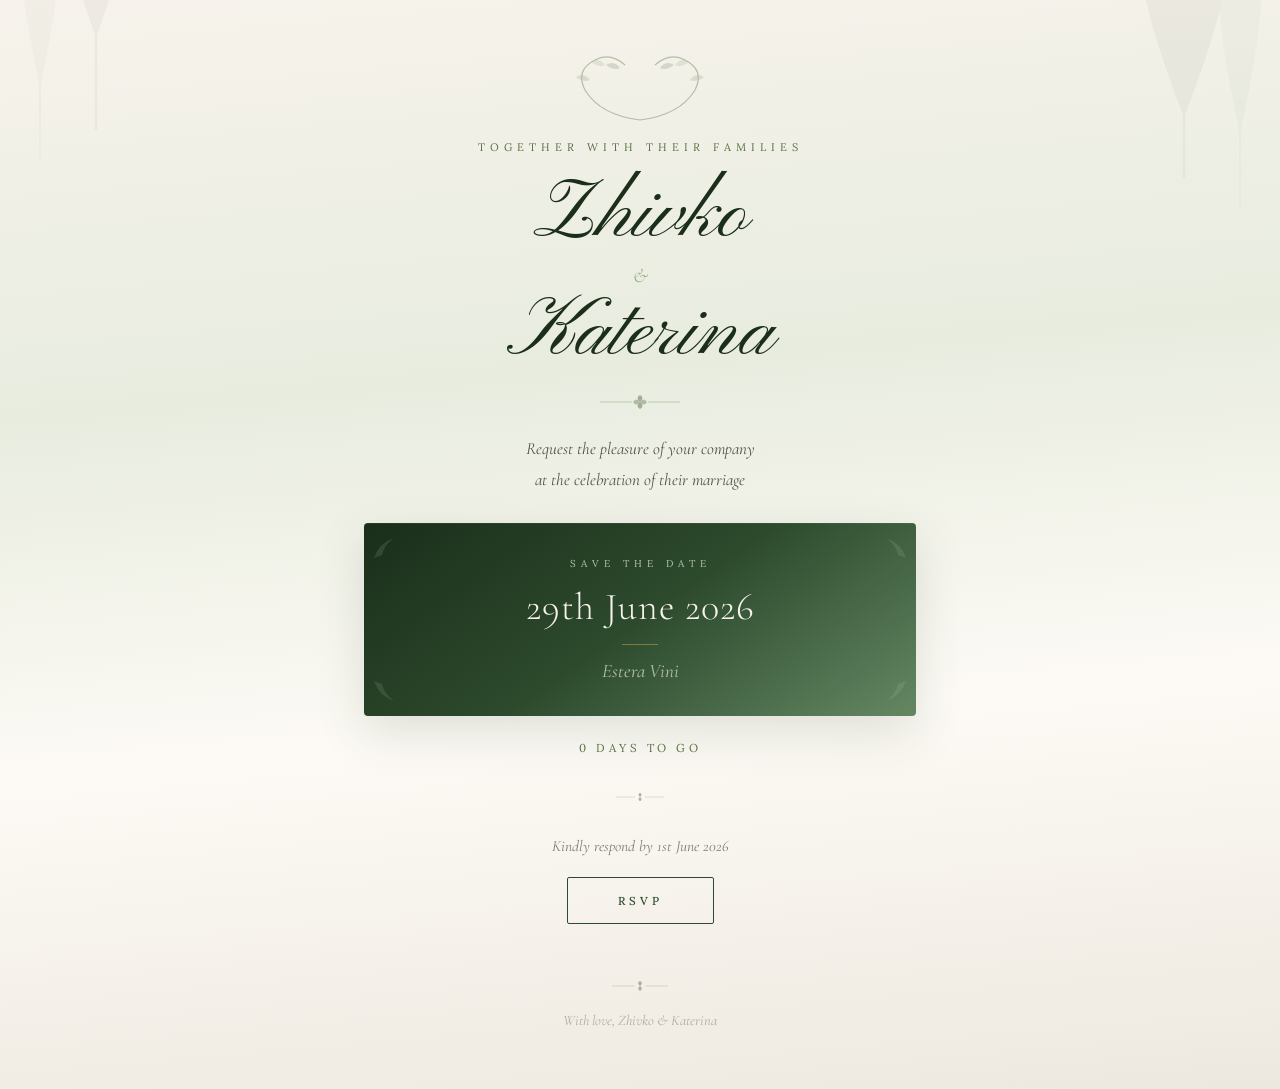
<file: index(1).html>
<!DOCTYPE html>
<html lang="en">
<head>
<meta charset="UTF-8">
<meta name="viewport" content="width=device-width, initial-scale=1.0">
<title>Zhivko & Katerina — Wedding Invitation</title>
<link href="https://fonts.googleapis.com/css2?family=Cormorant+Garamond:ital,wght@0,300;0,400;0,500;0,600;1,300;1,400;1,500&family=Lora:ital,wght@0,400;0,500;1,400&family=Pinyon+Script&display=swap" rel="stylesheet">
<style>
  :root {
    --forest:#2D4A2D; --forest-deep:#1A2E1A; --forest-light:#3E6B3E;
    --moss:#5A7247; --sage:#8FA87E; --sage-mist:#B5C4A8;
    --cream:#F7F3EC; --warm-white:#FDFAF5; --gold:#C9A84C;
    --linen:#EDE8DF; --charcoal:#2A2A25; --mist:#E8ECDF;
  }
  *{margin:0;padding:0;box-sizing:border-box}
  body{min-height:100vh;background:linear-gradient(175deg,var(--cream) 0%,var(--mist) 35%,var(--warm-white) 65%,var(--linen) 100%);font-family:'Lora',serif;color:var(--charcoal);overflow-x:hidden}
  .bg-trees{position:fixed;top:0;left:0;width:100%;height:100%;pointer-events:none;opacity:.04;z-index:0}
  .container{max-width:600px;margin:0 auto;padding:20px 24px 60px;position:relative;z-index:1;opacity:0;transform:translateY(30px);animation:fadeUp 1.4s cubic-bezier(.22,1,.36,1) .1s forwards}
  @keyframes fadeUp{to{opacity:1;transform:translateY(0)}}
  @keyframes fadeIn{from{opacity:0;transform:translateY(16px)}to{opacity:1;transform:translateY(0)}}
  .wreath{text-align:center;padding:30px 0 6px}
  .subtitle{font-size:11px;letter-spacing:5px;text-transform:uppercase;color:var(--moss);margin-bottom:20px;font-weight:400;text-align:center}
  .name{font-family:'Pinyon Script',cursive;font-size:clamp(50px,13vw,82px);font-weight:400;color:var(--forest-deep);line-height:1.05;text-align:center}
  .ampersand{font-family:'Cormorant Garamond',serif;font-size:20px;font-style:italic;color:var(--sage);text-align:center;font-weight:300;margin:4px 0}
  .invite-text{text-align:center;font-family:'Cormorant Garamond',serif;font-size:17px;font-style:italic;color:#2A2A25cc;font-weight:400;line-height:1.8;margin:20px 0 28px}
  .date-card{background:linear-gradient(145deg,var(--forest-deep),var(--forest) 50%,#3E6B3Ecc);border-radius:4px;padding:34px 24px;text-align:center;margin-bottom:24px;position:relative;box-shadow:0 16px 48px #2D4A2D25,inset 0 1px 0 #B5C4A815}
  .leaf-corner{position:absolute;opacity:.15;width:30px;height:30px}
  .date-card .save{font-size:10px;letter-spacing:5px;text-transform:uppercase;color:var(--sage-mist);margin-bottom:14px;font-weight:400}
  .date-card .date{font-family:'Cormorant Garamond',serif;font-size:clamp(26px,7vw,38px);color:var(--cream);margin-bottom:6px;font-weight:300;letter-spacing:1px}
  .date-card .line{width:36px;height:1px;background:var(--gold);margin:14px auto;opacity:.5}
  .date-card .venue{font-family:'Cormorant Garamond',serif;font-size:19px;color:var(--sage-mist);font-weight:400;font-style:italic}
  .countdown{text-align:center;font-size:11.5px;letter-spacing:3.5px;text-transform:uppercase;color:var(--moss);font-weight:400;margin:4px 0 30px}
  .leaf-divider{display:block;margin:0 auto}
  .rsvp-prompt{text-align:center;margin-top:28px}
  .rsvp-prompt p{font-family:'Cormorant Garamond',serif;font-size:15.5px;font-style:italic;color:#2A2A2599;margin-bottom:22px;font-weight:400}
  .btn-rsvp{font-family:'Lora',serif;font-size:11.5px;letter-spacing:4px;text-transform:uppercase;background:transparent;border:1.5px solid var(--forest);color:var(--forest);padding:15px 50px;cursor:pointer;transition:all .35s ease;font-weight:500;border-radius:2px}
  .btn-rsvp:hover{background:var(--forest);color:var(--cream)}
  .rsvp-form-container{background:var(--warm-white);border:1px solid #B5C4A855;border-radius:4px;padding:36px 28px;margin-top:28px;box-shadow:0 8px 32px #2D4A2D08;display:none;animation:fadeIn .5s ease forwards}
  .rsvp-form-container.active{display:block}
  .form-title{font-family:'Cormorant Garamond',serif;font-size:26px;font-weight:400;text-align:center;color:var(--forest-deep);margin-bottom:6px;font-style:italic}
  .form-row{display:grid;grid-template-columns:1fr 1fr;gap:20px;margin-bottom:24px}
  @media(max-width:500px){.form-row{grid-template-columns:1fr}}
  .field label{font-size:11px;letter-spacing:2.5px;text-transform:uppercase;color:var(--moss);font-weight:500;display:block;margin-bottom:6px}
  .field input,.field select,.field textarea{width:100%;padding:10px 0;border:none;border-bottom:1px solid var(--sage-mist);background:transparent;font-family:'Lora',serif;font-size:15px;color:var(--charcoal);outline:none;transition:border-color .3s}
  .field input:focus,.field select:focus,.field textarea:focus{border-bottom-color:var(--forest)}
  .field input::placeholder,.field textarea::placeholder{color:#2A2A2544;font-style:italic}
  .field select{cursor:pointer;appearance:none;background:url("data:image/svg+xml,%3Csvg width='10' height='6' viewBox='0 0 10 6' xmlns='http://www.w3.org/2000/svg'%3E%3Cpath d='M1 1l4 4 4-4' stroke='%235A7247' fill='none' stroke-width='1.2'/%3E%3C/svg%3E") no-repeat right center}
  .field textarea{resize:none}
  .radio-group{display:flex;gap:10px;flex-wrap:wrap}
  .radio-option{display:inline-flex;align-items:center;gap:8px;cursor:pointer;padding:10px 18px;border:1.5px solid var(--sage-mist);border-radius:3px;transition:all .25s;font-size:13px;color:#2A2A2590;font-weight:400}
  .radio-option:hover{border-color:var(--sage)}
  .radio-option.selected{border-color:var(--forest);color:var(--forest);background:#2D4A2D0a;font-weight:500}
  .radio-dot{width:14px;height:14px;border-radius:50%;flex-shrink:0;border:1.5px solid var(--sage-mist);display:flex;align-items:center;justify-content:center}
  .radio-option.selected .radio-dot{border-color:var(--forest)}
  .radio-dot-inner{width:6px;height:6px;border-radius:50%;background:var(--forest);display:none}
  .radio-option.selected .radio-dot-inner{display:block}
  .options-box{background:#E8ECDF88;border-radius:4px;padding:20px 22px;margin-bottom:24px;border:1px solid #B5C4A840}
  .options-box>label{font-size:11px;letter-spacing:2.5px;text-transform:uppercase;color:var(--moss);font-weight:500;display:block;margin-bottom:12px}
  .checkbox-row{display:flex;align-items:flex-start;gap:10px;cursor:pointer;padding:8px 0;user-select:none}
  .checkbox-box{width:20px;height:20px;flex-shrink:0;margin-top:1px;border:1.5px solid var(--sage-mist);border-radius:3px;display:flex;align-items:center;justify-content:center;transition:all .25s ease}
  .checkbox-box.checked{background:var(--forest);border-color:var(--forest)}
  .checkbox-box svg{display:none}
  .checkbox-box.checked svg{display:block}
  .checkbox-label{font-size:14.5px;color:var(--charcoal);line-height:1.5;font-weight:400}
  .sub-field{margin-left:30px;margin-bottom:6px;display:none;animation:fadeIn .3s ease}
  .sub-field.active{display:block}
  .sub-field label{font-size:10px!important;margin-bottom:4px!important}
  .sub-field select{width:140px;font-size:14px}
  .attending-fields{display:none;animation:fadeIn .4s ease}
  .attending-fields.active{display:block}
  .btn-submit{font-family:'Lora',serif;font-size:12px;letter-spacing:3.5px;text-transform:uppercase;background:var(--forest-deep);border:none;border-radius:3px;color:var(--cream);padding:15px 50px;cursor:pointer;transition:all .35s ease;font-weight:500;box-shadow:0 4px 16px #2D4A2D30}
  .btn-submit:hover{background:#0f1f0f}
  .btn-submit:disabled{background:var(--sage-mist);color:#2A2A2540;box-shadow:none;cursor:default}
  .success{text-align:center;padding:44px 20px;display:none;animation:fadeIn .6s ease forwards}
  .success.active{display:block}
  .success h3{font-family:'Cormorant Garamond',serif;font-size:26px;font-style:italic;color:var(--forest-deep);margin:0 0 8px}
  .success p{font-size:14px;color:#2A2A2580;font-weight:400;letter-spacing:.5px;line-height:1.7}
  .footer{text-align:center;margin-top:50px}
  .footer p{font-family:'Cormorant Garamond',serif;font-size:14.5px;font-style:italic;color:#2A2A2555;margin-top:14px}
</style>
</head>
<body>

<svg class="bg-trees" viewBox="0 0 800 1200" preserveAspectRatio="xMidYMid slice">
  <g stroke="#1A2E1A" fill="none" stroke-width="1.5"><line x1="60" y1="50" x2="60" y2="400"/><path d="M60,80 Q30,60 60,120 Q90,60 60,80" fill="#1A2E1A"/><path d="M60,150 Q20,120 60,220 Q100,120 60,150" fill="#1A2E1A"/><path d="M60,240 Q10,200 60,340 Q110,200 60,240" fill="#1A2E1A"/></g>
  <g stroke="#1A2E1A" fill="none" stroke-width="1.2" opacity="0.6"><line x1="25" y1="180" x2="25" y2="420"/><path d="M25,200 Q5,185 25,260 Q45,185 25,200" fill="#1A2E1A"/><path d="M25,280 Q0,250 25,370 Q50,250 25,280" fill="#1A2E1A"/></g>
  <g stroke="#1A2E1A" fill="none" stroke-width="1.5"><line x1="740" y1="80" x2="740" y2="430"/><path d="M740,110 Q710,90 740,180 Q770,90 740,110" fill="#1A2E1A"/><path d="M740,200 Q700,170 740,290 Q780,170 740,200" fill="#1A2E1A"/><path d="M740,300 Q690,260 740,390 Q790,260 740,300" fill="#1A2E1A"/></g>
  <g stroke="#1A2E1A" fill="none" stroke-width="1.2" opacity="0.6"><line x1="775" y1="200" x2="775" y2="450"/><path d="M775,230 Q755,210 775,300 Q795,210 775,230" fill="#1A2E1A"/><path d="M775,310 Q750,280 775,400 Q800,280 775,310" fill="#1A2E1A"/></g>
</svg>

<iframe name="hidden_iframe" id="hidden_iframe" style="display:none"></iframe>

<div class="container">
  <div class="wreath">
    <svg width="140" height="80" viewBox="0 0 140 80"><g opacity="0.4"><path d="M70,70 Q30,65 15,40 Q5,20 25,10 Q40,2 55,15" fill="none" stroke="#5A7247" stroke-width="1.2"/><path d="M70,70 Q110,65 125,40 Q135,20 115,10 Q100,2 85,15" fill="none" stroke="#5A7247" stroke-width="1.2"/><path d="M20,30 Q14,22 6,27 Q14,33 20,30" fill="#5A7247" opacity="0.4"/><path d="M35,15 Q29,7 21,12 Q29,18 35,15" fill="#5A7247" opacity="0.3"/><path d="M50,18 Q44,10 36,15 Q44,21 50,18" fill="#5A7247" opacity="0.5"/><path d="M90,18 Q96,10 104,15 Q96,21 90,18" fill="#5A7247" opacity="0.5"/><path d="M105,15 Q111,7 119,12 Q111,18 105,15" fill="#5A7247" opacity="0.3"/><path d="M120,30 Q126,22 134,27 Q126,33 120,30" fill="#5A7247" opacity="0.4"/></g></svg>
  </div>

  <p class="subtitle">Together with their families</p>
  <h1 class="name">Zhivko</h1>
  <div class="ampersand">&amp;</div>
  <h1 class="name">Katerina</h1>

  <svg width="100" height="24" viewBox="0 0 100 24" class="leaf-divider" style="margin:12px auto"><line x1="10" y1="12" x2="42" y2="12" stroke="#8FA87E" stroke-width="0.5"/><line x1="58" y1="12" x2="90" y2="12" stroke="#8FA87E" stroke-width="0.5"/><g transform="translate(50,12)"><path d="M0,-7 Q5,-4 0,0 Q-5,-4 0,-7" fill="#5A7247" opacity="0.5"/><path d="M0,7 Q5,4 0,0 Q-5,4 0,7" fill="#5A7247" opacity="0.5"/><path d="M-7,0 Q-4,-5 0,0 Q-4,5 -7,0" fill="#5A7247" opacity="0.4"/><path d="M7,0 Q4,-5 0,0 Q4,5 7,0" fill="#5A7247" opacity="0.4"/></g></svg>

  <p class="invite-text">Request the pleasure of your company<br>at the celebration of their marriage</p>

  <div class="date-card">
    <svg class="leaf-corner" style="top:10px;left:10px" viewBox="0 0 30 30"><path d="M0,25 Q5,10 20,5 Q10,12 8,22 Z" fill="#B5C4A8"/></svg>
    <svg class="leaf-corner" style="top:10px;right:10px" viewBox="0 0 30 30"><path d="M30,25 Q25,10 10,5 Q20,12 22,22 Z" fill="#B5C4A8"/></svg>
    <svg class="leaf-corner" style="bottom:10px;left:10px" viewBox="0 0 30 30"><path d="M0,5 Q5,20 20,25 Q10,18 8,8 Z" fill="#B5C4A8"/></svg>
    <svg class="leaf-corner" style="bottom:10px;right:10px" viewBox="0 0 30 30"><path d="M30,5 Q25,20 10,25 Q20,18 22,8 Z" fill="#B5C4A8"/></svg>
    <p class="save">Save the Date</p>
    <p class="date">29th June 2026</p>
    <div class="line"></div>
    <p class="venue">Estera Vini</p>
  </div>

  <p class="countdown" id="countdown"></p>

  <svg width="60" height="24" viewBox="0 0 100 24" class="leaf-divider"><line x1="10" y1="12" x2="42" y2="12" stroke="#8FA87E" stroke-width="0.5"/><line x1="58" y1="12" x2="90" y2="12" stroke="#8FA87E" stroke-width="0.5"/><g transform="translate(50,12)"><path d="M0,-7 Q5,-4 0,0 Q-5,-4 0,-7" fill="#5A7247" opacity="0.5"/><path d="M0,7 Q5,4 0,0 Q-5,4 0,7" fill="#5A7247" opacity="0.5"/></g></svg>

  <div class="rsvp-prompt" id="rsvpPrompt">
    <p>Kindly respond by 1st June 2026</p>
    <button type="button" class="btn-rsvp" onclick="openForm()">RSVP</button>
  </div>

  <!-- RSVP Form -->
  <div class="rsvp-form-container" id="rsvpFormContainer">
    <h3 class="form-title">Répondez s'il vous plaît</h3>
    <svg width="80" height="24" viewBox="0 0 100 24" class="leaf-divider" style="margin:6px auto 28px"><line x1="10" y1="12" x2="42" y2="12" stroke="#8FA87E" stroke-width="0.5"/><line x1="58" y1="12" x2="90" y2="12" stroke="#8FA87E" stroke-width="0.5"/><g transform="translate(50,12)"><path d="M0,-7 Q5,-4 0,0 Q-5,-4 0,-7" fill="#5A7247" opacity="0.5"/><path d="M0,7 Q5,4 0,0 Q-5,4 0,7" fill="#5A7247" opacity="0.5"/></g></svg>

    <form
      action="https://formsubmit.co/milevjivko@gmail.com"
      method="POST"
      target="hidden_iframe"
      onsubmit="return handleSubmit()"
    >
      <!-- FormSubmit settings -->
      <input type="hidden" name="_subject" id="subjectField" value="Wedding RSVP">
      <input type="hidden" name="_captcha" value="false">
      <input type="hidden" name="_template" value="box">
      <input type="text" name="_honey" style="display:none" tabindex="-1">

      <!--
        We use a single hidden "Summary" field that JavaScript populates
        with a nicely formatted plain-text block before submission.
        This gives you ONE clean readable field in the email instead of
        a messy table of raw form inputs.
      -->
      <input type="hidden" name="RSVP Details" id="summaryField" value="">

      <div class="form-row">
        <div class="field"><label>Your Name *</label><input type="text" id="guestName" placeholder="Full name" required></div>
        <div class="field"><label>Email</label><input type="email" id="guestEmail" placeholder="your@email.com"></div>
      </div>

      <div class="field" style="margin-bottom:24px">
        <label style="margin-bottom:10px">Will you attend? *</label>
        <div class="radio-group">
          <div class="radio-option" onclick="selectAttending(this,'Joyfully accepts')"><span class="radio-dot"><span class="radio-dot-inner"></span></span>Joyfully accepts</div>
          <div class="radio-option" onclick="selectAttending(this,'Regretfully declines')"><span class="radio-dot"><span class="radio-dot-inner"></span></span>Regretfully declines</div>
        </div>
      </div>

      <div class="attending-fields" id="attendingFields">
        <div class="field" style="margin-bottom:24px">
          <label>Number of Guests</label>
          <select id="guestCount"><option value="1">1 Guest</option><option value="2">2 Guests</option><option value="3">3 Guests</option><option value="4">4 Guests</option><option value="5">5 Guests</option></select>
        </div>
        <div class="field" style="margin-bottom:24px">
          <label>Dietary Requirements</label>
          <input type="text" id="dietary" placeholder="Allergies, vegetarian, vegan, etc.">
        </div>
        <div class="options-box">
          <label>Additional Options</label>
          <div class="checkbox-row" onclick="toggleCheck('hotel')">
            <div class="checkbox-box" id="hotelBox"><svg width="12" height="12" viewBox="0 0 12 12"><path d="M2.5,6 L5,8.5 L9.5,3.5" fill="none" stroke="#F7F3EC" stroke-width="1.5" stroke-linecap="round" stroke-linejoin="round"/></svg></div>
            <span class="checkbox-label">Please reserve a hotel room for me</span>
          </div>
          <div class="sub-field" id="hotelSub">
            <div class="field"><label>How many nights?</label>
              <select id="hotelNightsSelect"><option value="1">1 night</option><option value="2">2 nights</option><option value="3">3 nights</option><option value="4">4 nights</option></select>
            </div>
          </div>
          <div class="checkbox-row" onclick="toggleCheck('transport')">
            <div class="checkbox-box" id="transportBox"><svg width="12" height="12" viewBox="0 0 12 12"><path d="M2.5,6 L5,8.5 L9.5,3.5" fill="none" stroke="#F7F3EC" stroke-width="1.5" stroke-linecap="round" stroke-linejoin="round"/></svg></div>
            <span class="checkbox-label">I would like transport to/from the venue</span>
          </div>
          <div class="checkbox-row" onclick="toggleCheck('children')">
            <div class="checkbox-box" id="childrenBox"><svg width="12" height="12" viewBox="0 0 12 12"><path d="M2.5,6 L5,8.5 L9.5,3.5" fill="none" stroke="#F7F3EC" stroke-width="1.5" stroke-linecap="round" stroke-linejoin="round"/></svg></div>
            <span class="checkbox-label">I will be bringing children</span>
          </div>
          <div class="sub-field" id="childrenSub">
            <div class="field"><label>How many children?</label>
              <select id="childrenCountSelect"><option value="1">1</option><option value="2">2</option><option value="3">3</option><option value="4">4</option><option value="5">5</option></select>
            </div>
          </div>
        </div>
      </div>

      <div class="field" style="margin-bottom:30px">
        <label>A Message for the Couple</label>
        <textarea id="guestMessage" rows="3" placeholder="Share your wishes..."></textarea>
      </div>

      <div style="text-align:center">
        <button type="submit" class="btn-submit" id="submitBtn" disabled>Send RSVP</button>
      </div>
    </form>
  </div>

  <!-- Success -->
  <div class="success" id="successMsg">
    <svg width="52" height="52" viewBox="0 0 52 52" style="margin-bottom:18px"><circle cx="26" cy="26" r="24" fill="none" stroke="#2D4A2D" stroke-width="1.5"/><path d="M16,27 L23,34 L36,19" fill="none" stroke="#2D4A2D" stroke-width="2" stroke-linecap="round" stroke-linejoin="round"/></svg>
    <h3 id="thankName">Thank you!</h3>
    <p id="thankMsg"></p>
  </div>

  <div class="footer">
    <svg width="70" height="24" viewBox="0 0 100 24" class="leaf-divider"><line x1="10" y1="12" x2="42" y2="12" stroke="#8FA87E" stroke-width="0.5"/><line x1="58" y1="12" x2="90" y2="12" stroke="#8FA87E" stroke-width="0.5"/><g transform="translate(50,12)"><path d="M0,-7 Q5,-4 0,0 Q-5,-4 0,-7" fill="#5A7247" opacity="0.5"/><path d="M0,7 Q5,4 0,0 Q-5,4 0,7" fill="#5A7247" opacity="0.5"/></g></svg>
    <p>With love, Zhivko &amp; Katerina</p>
  </div>
</div>

<script>
  var wedding = new Date('2026-06-29');
  var daysLeft = Math.max(0, Math.ceil((wedding - new Date()) / 86400000));
  document.getElementById('countdown').textContent = daysLeft + ' days to go';

  var attending = '';
  var checks = { hotel: false, transport: false, children: false };

  function openForm() {
    document.getElementById('rsvpPrompt').style.display = 'none';
    var fc = document.getElementById('rsvpFormContainer');
    fc.classList.add('active');
    setTimeout(function(){ fc.scrollIntoView({ behavior:'smooth', block:'start' }); }, 100);
  }

  function selectAttending(el, value) {
    attending = value;
    var opts = document.querySelectorAll('.radio-option');
    for (var i = 0; i < opts.length; i++) opts[i].classList.remove('selected');
    el.classList.add('selected');
    if (value === 'Joyfully accepts') document.getElementById('attendingFields').classList.add('active');
    else document.getElementById('attendingFields').classList.remove('active');
    updateBtn();
  }

  function toggleCheck(type) {
    checks[type] = !checks[type];
    var box = document.getElementById(type + 'Box');
    if (checks[type]) box.classList.add('checked'); else box.classList.remove('checked');
    if (type === 'hotel') {
      var hs = document.getElementById('hotelSub');
      if (checks[type]) hs.classList.add('active'); else hs.classList.remove('active');
    }
    if (type === 'children') {
      var cs = document.getElementById('childrenSub');
      if (checks[type]) cs.classList.add('active'); else cs.classList.remove('active');
    }
  }

  function updateBtn() {
    var name = document.getElementById('guestName').value.trim();
    document.getElementById('submitBtn').disabled = !(name && attending);
  }
  document.getElementById('guestName').addEventListener('input', updateBtn);

  function handleSubmit() {
    var name = document.getElementById('guestName').value.trim();
    if (!name || !attending) return false;

    // Build a clean, readable summary for the email body
    var lines = [];
    lines.push('━━━━━━━━━━━━━━━━━━━━━━━━━━━━━━');
    lines.push('');
    lines.push('  Guest Name:       ' + name);
    lines.push('  Email:            ' + (document.getElementById('guestEmail').value || 'Not provided'));
    lines.push('');
    lines.push('━━━━━━━━━━━━━━━━━━━━━━━━━━━━━━');
    lines.push('');

    if (attending === 'Joyfully accepts') {
      lines.push('  ✅  ATTENDING — Joyfully accepts');
    } else {
      lines.push('  ❌  NOT ATTENDING — Regretfully declines');
    }

    lines.push('');
    lines.push('━━━━━━━━━━━━━━━━━━━━━━━━━━━━━━');

    if (attending === 'Joyfully accepts') {
      lines.push('');
      lines.push('  Number of Guests: ' + document.getElementById('guestCount').value);
      lines.push('  Dietary Needs:    ' + (document.getElementById('dietary').value || 'None'));
      lines.push('');
      lines.push('  ── Options ──');
      lines.push('');
      lines.push('  Hotel Room:       ' + (checks.hotel ? 'Yes — ' + document.getElementById('hotelNightsSelect').value + ' night(s)' : 'No'));
      lines.push('  Transport:        ' + (checks.transport ? 'Yes' : 'No'));
      lines.push('  Children:         ' + (checks.children ? 'Yes — ' + document.getElementById('childrenCountSelect').value + ' child(ren)' : 'No'));
      lines.push('');
      lines.push('━━━━━━━━━━━━━━━━━━━━━━━━━━━━━━');
    }

    var msg = document.getElementById('guestMessage').value;
    if (msg) {
      lines.push('');
      lines.push('  💌 Message:');
      lines.push('');
      lines.push('  "' + msg + '"');
      lines.push('');
      lines.push('━━━━━━━━━━━━━━━━━━━━━━━━━━━━━━');
    }

    // Set the hidden summary field
    document.getElementById('summaryField').value = lines.join('\n');

    // Set dynamic subject
    var emoji = attending === 'Joyfully accepts' ? '✅' : '❌';
    document.getElementById('subjectField').value = emoji + ' Wedding RSVP — ' + name + ' — ' + attending;

    // Show success screen
    setTimeout(function() {
      document.getElementById('rsvpFormContainer').style.display = 'none';
      var success = document.getElementById('successMsg');
      success.classList.add('active');
      document.getElementById('thankName').textContent = 'Thank you, ' + name + '!';
      document.getElementById('thankMsg').textContent = attending === 'Joyfully accepts'
        ? "We can't wait to celebrate with you among the trees!"
        : "You'll be missed. Thank you for letting us know.";
      success.scrollIntoView({ behavior:'smooth', block:'center' });
    }, 300);

    return true;
  }
</script>
</body>
</html>
</file>
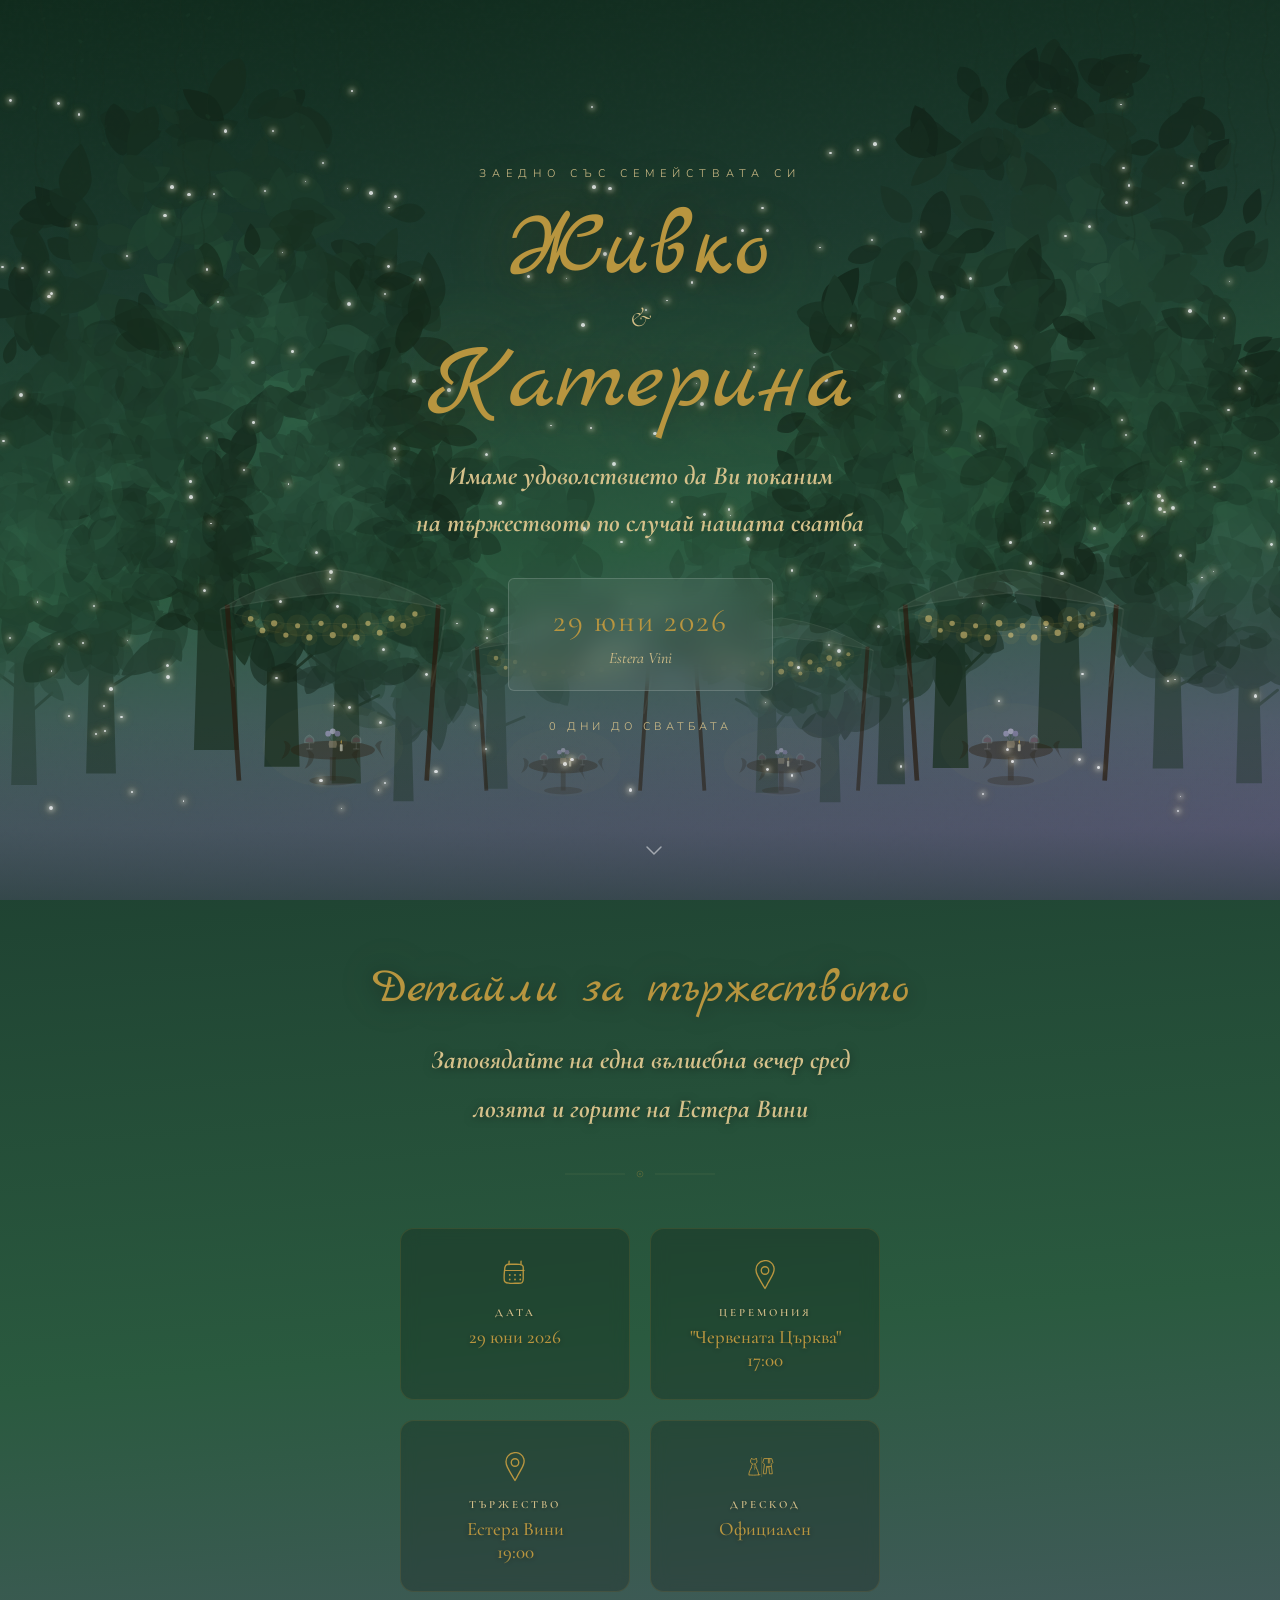
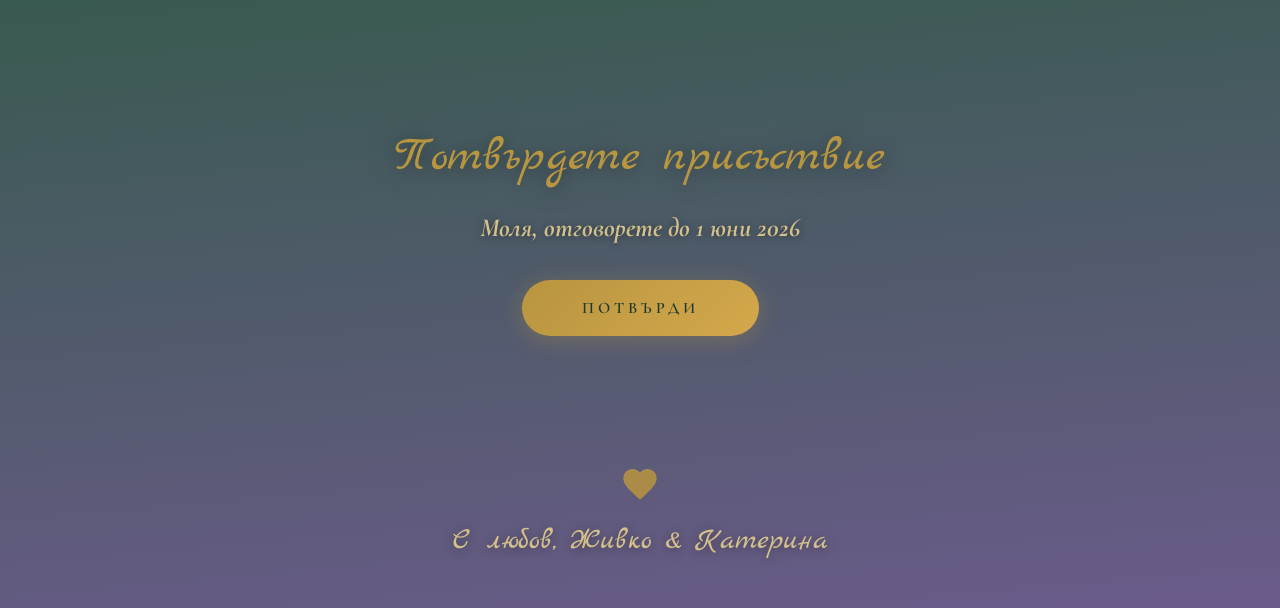
<file: index.backup.html>
<!DOCTYPE html>
<html lang="en">
<head>
<meta charset="UTF-8">
<meta name="viewport" content="width=device-width, initial-scale=1.0">
<title>Живко & Катерина — Сватбена покана</title>
<link href="https://fonts.googleapis.com/css2?family=Cormorant+Garamond:ital,wght@0,300;0,400;0,500;0,600;0,700;1,300;1,400;1,500&family=Nunito+Sans:ital,wght@0,300;0,400;0,600;1,300;1,400&family=Marck+Script&display=swap" rel="stylesheet">
<style>
  :root {
    /* Greens */
    --green-deep: #1B3A2D;
    --green: #2A5A3F;
    --green-mid: #3D7A5A;
    --green-light: #5A9E78;
    --green-pale: #A8D5BA;

    /* Lavenders */
    --lav-deep: #6B5B8A;
    --lav: #9B8EC4;
    --lav-mid: #B8ACE0;
    --lav-light: #D4CCF0;
    --lav-pale: #EDE8FA;
    --lav-mist: #F5F2FF;

    /* Neutrals & accents */
    --cream: #FDFBF7;
    --gold: #B8953F;
    --gold-pale: #D4C08A;
    --charcoal: #1E1E1E;
    --text: #2D2D2D;
  }
  * {
    margin: 0;
    padding: 0;
    box-sizing: border-box;
  }

  html {
    scroll-behavior: smooth;
  }

  body {
    min-height: 100vh;
    background: linear-gradient(175deg, #0f2a1c 0%, var(--green-deep) 30%, var(--green) 60%, var(--lav-deep) 100%);
    font-family: 'Nunito Sans', sans-serif;
    color: var(--cream);
    overflow-x: hidden;
  }

  a {
    color: inherit;
    text-decoration: none;
  }
  /* ══════ FIXED FOREST BACKDROP ══════ */
  .forest-backdrop {
    position: fixed;
    top: 0;
    left: 0;
    right: 0;
    bottom: 0;
    z-index: 0;
    overflow: hidden;
    pointer-events: none;
    background: linear-gradient(175deg, #0f2a1c 0%, var(--green-deep) 30%, var(--green) 60%, var(--lav-deep) 100%);
  }

  .forest-backdrop::after {
    content: '';
    position: absolute;
    inset: 0;
    background: url("data:image/svg+xml,%3Csvg viewBox='0 0 256 256' xmlns='http://www.w3.org/2000/svg'%3E%3Cfilter id='n'%3E%3CfeTurbulence type='fractalNoise' baseFrequency='.7' numOctaves='4' stitchTiles='stitch'/%3E%3C/filter%3E%3Crect width='256' height='256' filter='url(%23n)' opacity='.04'/%3E%3C/svg%3E");
    opacity: .4;
    pointer-events: none;
    z-index: 1;
  }

  /* ══════ HERO ══════ */
  .hero {
    min-height: 100vh;
    display: flex;
    flex-direction: column;
    align-items: center;
    justify-content: center;
    position: relative;
    overflow: hidden;
    padding: 40px 24px;
    background: transparent;
    z-index: 1;
  }

  /* ── Animated trees ── */
  .trees-bg {
    position: absolute;
    bottom: 0;
    left: 0;
    right: 0;
    height: 100%;
    pointer-events: none;
    z-index: 2;
  }

  .tree {
    position: absolute;
    bottom: 0;
    transform-origin: bottom center;
  }

  .tree-trunk {
    fill: #1a2f20;
  }

  .tree-crown {
    transform-origin: bottom center;
  }

  .tree-left .tree-crown  { animation: swayLeft 6s ease-in-out infinite; }
  .tree-right .tree-crown  { animation: swayRight 7s ease-in-out infinite; }
  .tree-center .tree-crown { animation: swayCenter 8s ease-in-out infinite; }
  @keyframes swayLeft {
    0%, 100% { transform: rotate(0deg); }
    25%      { transform: rotate(-1.5deg); }
    75%      { transform: rotate(1deg); }
  }

  @keyframes swayRight {
    0%, 100% { transform: rotate(0deg); }
    30%      { transform: rotate(1.2deg); }
    70%      { transform: rotate(-1.8deg); }
  }

  @keyframes swayCenter {
    0%, 100% { transform: rotate(0deg); }
    50%      { transform: rotate(1deg); }
  }

  /* ── Tent tables ── */
  .tents-container {
    position: absolute;
    bottom: 5%;
    left: 0;
    right: 0;
    height: 80%;
    pointer-events: none;
    z-index: 2;
  }

  .tent-group {
    position: absolute;
    bottom: 0;
  }


  .tent-light {
    position: absolute;
    width: 3px;
    height: 3px;
    border-radius: 50%;
    background: radial-gradient(circle, rgba(255, 220, 130, 1), rgba(255, 220, 130, 0) 70%);
    box-shadow: 0 0 4px 2px rgba(255, 200, 80, .5), 0 0 8px 4px rgba(255, 200, 80, .2);
    animation: tentLightGlow 2s ease-in-out infinite alternate;
  }

  @keyframes tentLightGlow {
    0%   { opacity: .6; transform: scale(.8); }
    100% { opacity: 1; transform: scale(1.1); }
  }

  /* ── Hanging vines ── */
  .vines-container {
    position: absolute;
    top: 0;
    left: 0;
    right: 0;
    height: 100%;
    pointer-events: none;
    z-index: 4;
    overflow: hidden;
  }
  .vine {
    position: absolute;
    top: 0;
    animation: vineSway ease-in-out infinite;
    transform-origin: top center;
  }

  @keyframes vineSway {
    0%, 100% { transform: rotate(0deg); }
    30%      { transform: rotate(1.5deg); }
    70%      { transform: rotate(-1.2deg); }
  }

  /* ── Falling leaves ── */
  .leaves-container {
    position: absolute;
    inset: 0;
    overflow: hidden;
    pointer-events: none;
    z-index: 6;
  }
  .leaf {
    position: absolute;
    top: -40px;
    width: 16px;
    height: 16px;
    animation: leafFall linear infinite;
    opacity: 0;
  }

  @keyframes leafFall {
    0%   { transform: translateY(0) rotate(0deg) translateX(0); opacity: 0; }
    5%   { opacity: .7; }
    50%  { transform: translateY(50vh) rotate(180deg) translateX(40px); opacity: .6; }
    100% { transform: translateY(105vh) rotate(360deg) translateX(-20px); opacity: 0; }
  }

  /* ── Fireflies ── */
  .fireflies {
    position: absolute;
    inset: 0;
    pointer-events: none;
    z-index: 6;
  }
  .firefly {
    position: absolute;
    width: 4px;
    height: 4px;
    border-radius: 50%;
    background: radial-gradient(circle, rgba(201, 168, 76, .9), rgba(201, 168, 76, 0) 70%);
    box-shadow: 0 0 6px 3px rgba(201, 168, 76, .4), 0 0 12px 5px rgba(201, 168, 76, .15);
    animation: fireflyFloat linear infinite;
    opacity: 0;
  }

  @keyframes fireflyFloat {
    0%   { opacity: 0; transform: translate(0, 0) scale(.5); }
    10%  { opacity: .9; }
    18%  { opacity: .08; }
    25%  { opacity: 1; }
    32%  { opacity: .05; }
    40%  { opacity: .85; }
    50%  { transform: translate(30px, -50px) scale(1); opacity: .06; }
    58%  { opacity: .9; }
    65%  { opacity: .08; }
    72%  { opacity: .8; }
    80%  { opacity: .05; }
    88%  { opacity: .7; }
    100% { opacity: 0; transform: translate(-20px, -100px) scale(.3); }
  }
  .twinkle {
    position: absolute;
    border-radius: 50%;
    background: rgba(255, 255, 255, .8);
    box-shadow: 0 0 4px 2px rgba(255, 255, 255, .3), 0 0 8px 4px rgba(201, 168, 76, .15);
    animation: twinkleAnim ease-in-out infinite;
    pointer-events: none;
  }

  @keyframes twinkleAnim {
    0%, 100% { opacity: 0; transform: scale(.3); }
    50%      { opacity: .9; transform: scale(1); }
  }

  /* ── Lavender flowers ── */
  .lavender-container {
    position: absolute;
    inset: 0;
    overflow: hidden;
    pointer-events: none;
    z-index: 6;
  }

  .lavender-petal {
    position: absolute;
    top: -30px;
    animation: petalDrift linear infinite;
    opacity: 0;
  }

  @keyframes petalDrift {
    0%   { transform: translateY(0) rotate(0deg) translateX(0) scale(.8); opacity: 0; }
    8%   { opacity: .8; }
    40%  { transform: translateY(40vh) rotate(120deg) translateX(60px) scale(1); opacity: .7; }
    70%  { transform: translateY(70vh) rotate(240deg) translateX(-30px) scale(.9); opacity: .5; }
    100% { transform: translateY(110vh) rotate(360deg) translateX(20px) scale(.6); opacity: 0; }
  }

  /* ── Floating particles ── */
  .particles {
    position: absolute;
    inset: 0;
    overflow: hidden;
    pointer-events: none;
    z-index: 6;
  }

  .particle {
    position: absolute;
    border-radius: 50%;
    animation: floatUp linear infinite;
    opacity: 0;
  }

  @keyframes floatUp {
    0%   { transform: translateY(100vh) scale(0); opacity: 0; }
    10%  { opacity: 1; }
    90%  { opacity: 1; }
    100% { transform: translateY(-20vh) scale(1); opacity: 0; }
  }

  /* ── Light rays ── */
  .light-rays {
    position: absolute;
    top: -20%;
    left: 50%;
    width: 200%;
    height: 60%;
    transform: translateX(-50%);
    pointer-events: none;
    z-index: 1;
    background: conic-gradient(
      from 190deg at 50% 0%,
      transparent 30%,
      rgba(201, 168, 76, .03) 35%,
      transparent 40%,
      transparent 45%,
      rgba(255, 255, 255, .02) 48%,
      transparent 52%,
      transparent 60%,
      rgba(168, 213, 186, .02) 63%,
      transparent 67%
    );
    animation: rayRotate 30s linear infinite;
  }

  @keyframes rayRotate {
    from { transform: translateX(-50%) rotate(0deg); }
    to   { transform: translateX(-50%) rotate(360deg); }
  }

  /* ── Ground mist ── */
  .ground-mist {
    position: absolute;
    bottom: 0;
    left: -10%;
    width: 120%;
    height: 180px;
    pointer-events: none;
    z-index: 5;
    background: linear-gradient(to top, rgba(27, 58, 45, .6) 0%, rgba(27, 58, 45, .2) 40%, transparent 100%);
    animation: mistDrift 12s ease-in-out infinite;
  }

  @keyframes mistDrift {
    0%, 100% { transform: translateX(0); }
    50%      { transform: translateX(20px); }
  }

  /* Reveal animations */
  .reveal {
    opacity: 0;
    transform: translateY(40px);
    transition: all 1s cubic-bezier(.22, 1, .36, 1);
  }

  .reveal.visible {
    opacity: 1;
    transform: translateY(0);
  }

  .reveal-d1 { transition-delay: .15s; }
  .reveal-d2 { transition-delay: .3s; }
  .reveal-d3 { transition-delay: .5s; }
  .reveal-d4 { transition-delay: .7s; }
  .reveal-d5 { transition-delay: .9s; }
  .reveal-d6 { transition-delay: 1.1s; }

  /* Hero content */
  .hero-content {
    position: relative;
    z-index: 10;
    text-align: center;
    max-width: 600px;
  }

  .hero-eyebrow {
    font-size: 11px;
    letter-spacing: 6px;
    text-transform: uppercase;
    color: var(--gold-pale);
    font-weight: 300;
    margin-bottom: 24px;
  }

  .hero-name {
    font-family: 'Marck Script', cursive;
    font-weight: 400;
    font-size: clamp(56px, 15vw, 96px);
    color: var(--gold);
    line-height: .95;
    text-shadow: 0 4px 30px rgba(0, 0, 0, .25), 0 0 80px rgba(201, 168, 76, .3);
  }

  .hero-amp {
    font-family: 'Cormorant Garamond', serif;
    font-size: 28px;
    font-style: italic;
    font-weight: 300;
    color: var(--gold-pale);
    margin: 4px 0;
    display: block;
  }

  .hero-tagline {
    font-family: 'Cormorant Garamond', serif;
    font-size: clamp(20px, 4vw, 26px);
    font-style: italic;
    color: var(--gold-pale);
    font-weight: bold;
    margin-top: 24px;
    line-height: 1.8;
  }

  .hero-date-box {
    display: inline-block;
    margin-top: 32px;
    border: 1px solid rgba(255, 255, 255, .15);
    border-radius: 6px;
    padding: 22px 44px;
    background: rgba(255, 255, 255, .06);
    backdrop-filter: blur(12px);
    -webkit-backdrop-filter: blur(12px);
  }

  .hero-date {
    font-family: 'Cormorant Garamond', serif;
    font-size: clamp(22px, 5vw, 32px);
    color: var(--gold);
    font-weight: 400;
    letter-spacing: 2px;
  }

  .hero-venue {
    font-family: 'Cormorant Garamond', serif;
    font-size: 16px;
    color: var(--gold-pale);
    font-style: italic;
    margin-top: 8px;
  }

  .hero-countdown {
    font-size: 11px;
    letter-spacing: 4px;
    text-transform: uppercase;
    color: var(--gold-pale);
    margin-top: 28px;
    font-weight: 300;
  }

  .scroll-hint {
    position: absolute;
    bottom: 30px;
    left: 50%;
    transform: translateX(-50%);
    z-index: 10;
    animation: bounce 2s infinite;
    cursor: pointer;
  }

  .scroll-hint svg {
    opacity: .5;
    transition: opacity .3s;
  }

  .scroll-hint:hover svg {
    opacity: 1;
  }

  @keyframes bounce {
    0%, 100% { transform: translateX(-50%) translateY(0); }
    50%      { transform: translateX(-50%) translateY(10px); }
  }

  /* ══════ WAVE ══════ */
  .wave-section {
    display: none;
  }

  /* ══════ DETAILS ══════ */
  .details {
    background: transparent;
    padding: 60px 24px 40px;
    position: relative;
    overflow: hidden;
    z-index: 1;
  }

  /* Animated lavender stems in details bg */
  .details-bg-flowers {
    position: absolute;
    top: 0;
    left: 0;
    right: 0;
    bottom: 0;
    pointer-events: none;
    overflow: hidden;
    opacity: 0;
  }

  .stem {
    position: absolute;
    bottom: 0;
  }

  .stem svg {
    animation: stemSway 5s ease-in-out infinite;
  }

  @keyframes stemSway {
    0%, 100% { transform: rotate(0deg); }
    50%      { transform: rotate(2deg); }
  }

  .stem:nth-child(even) svg {
    animation-duration: 6s;
    animation-direction: reverse;
  }

  .details-inner {
    max-width: 600px;
    margin: 0 auto;
    text-align: center;
    position: relative;
    z-index: 1;
  }
  .section-title {
    font-family: 'Marck Script', cursive;
    font-size: clamp(32px, 8vw, 48px);
    font-weight: 400;
    color: var(--gold);
    margin-bottom: 16px;
    text-shadow: 0 2px 20px rgba(0, 0, 0, .4), 0 0 60px rgba(184, 149, 63, .2);
  }

  .details-text {
    font-family: 'Cormorant Garamond', serif;
    font-size: clamp(20px, 4vw, 26px);
    font-style: italic;
    color: var(--gold-pale);
    line-height: 1.9;
    font-weight: bold;
    text-shadow: 0 1px 8px rgba(0, 0, 0, .5);
  }

  .ornament {
    text-align: center;
    margin: 28px 0;
  }

  .ornament svg {
    opacity: .6;
  }

  .info-cards {
    display: grid;
    grid-template-columns: 1fr 1fr;
    gap: 20px;
    margin: 36px auto;
    max-width: 480px;
  }

  @media (max-width: 480px) {
    .info-cards { grid-template-columns: 1fr; }
  }
  .info-card {
    background: rgba(0, 0, 0, .2);
    border-radius: 14px;
    padding: 28px 22px;
    text-align: center;
    border: 1px solid rgba(184, 149, 63, .15);
    backdrop-filter: blur(8px);
    -webkit-backdrop-filter: blur(8px);
    transition: transform .4s cubic-bezier(.22, 1, .36, 1), box-shadow .4s ease, border-color .3s;
  }

  .info-card:hover {
    transform: translateY(-4px);
    box-shadow: 0 12px 32px rgba(0, 0, 0, .3);
    border-color: rgba(184, 149, 63, .3);
  }

  .info-card-icon {
    margin-bottom: 10px;
    line-height: 1;
  }

  .info-card-icon svg {
    width: 36px;
    height: 36px;
  }

  .info-card-label {
    font-family: 'Cormorant Garamond', serif;
    font-size: 11px;
    letter-spacing: 3px;
    text-transform: uppercase;
    color: var(--gold-pale);
    font-weight: 600;
    margin-bottom: 6px;
    text-shadow: 0 1px 4px rgba(0, 0, 0, .4);
  }

  .info-card-value {
    font-family: 'Cormorant Garamond', serif;
    font-size: 19px;
    color: var(--gold);
    font-weight: 500;
    text-shadow: 0 1px 6px rgba(0, 0, 0, .4);
  }

  /* ══════ RSVP ══════ */
  .rsvp-section {
    background: transparent;
    padding: 60px 24px 80px;
    position: relative;
    z-index: 1;
  }

  .rsvp-section::before {
    content: none;
  }

  .rsvp-inner {
    max-width: 560px;
    margin: 0 auto;
    text-align: center;
  }

  .btn-rsvp {
    font-family: 'Cormorant Garamond', serif;
    font-size: 16px;
    letter-spacing: 4px;
    text-transform: uppercase;
    font-weight: 600;
    background: linear-gradient(135deg, var(--gold), #d4a84c);
    border: none;
    color: var(--green-deep);
    padding: 18px 60px;
    cursor: pointer;
    border-radius: 50px;
    transition: all .4s cubic-bezier(.22, 1, .36, 1);
    box-shadow: 0 4px 24px rgba(184, 149, 63, .35);
    position: relative;
    overflow: hidden;
  }

  .btn-rsvp::after {
    content: '';
    position: absolute;
    inset: 0;
    background: linear-gradient(135deg, #d4a84c, var(--gold));
    opacity: 0;
    transition: opacity .4s;
    border-radius: 50px;
  }

  .btn-rsvp:hover {
    transform: translateY(-2px);
    box-shadow: 0 8px 36px rgba(184, 149, 63, .5);
  }

  .btn-rsvp:hover::after {
    opacity: 1;
  }

  .btn-rsvp span {
    position: relative;
    z-index: 1;
  }

  .form-container {
    background: rgba(10, 30, 20, .75);
    border-radius: 16px;
    padding: 44px 32px;
    margin-top: 32px;
    box-shadow: 0 16px 56px rgba(0, 0, 0, .4), 0 2px 8px rgba(0, 0, 0, .2);
    border: 1px solid rgba(184, 149, 63, .12);
    backdrop-filter: blur(20px);
    -webkit-backdrop-filter: blur(20px);
    display: none;
    text-align: left;
    animation: slideUp .6s cubic-bezier(.22, 1, .36, 1) forwards;
  }

  .form-container.active {
    display: block;
  }

  @keyframes slideUp {
    from { opacity: 0; transform: translateY(30px); }
    to   { opacity: 1; transform: translateY(0); }
  }

  .form-title {
    font-family: 'Marck Script', cursive;
    font-size: 44px;
    font-weight: 400;
    text-align: center;
    color: var(--gold);
    margin-bottom: 4px;
  }

  .form-subtitle {
    font-family: 'Cormorant Garamond', serif;
    font-size: 15px;
    font-style: italic;
    color: var(--gold-pale);
    text-align: center;
    margin-bottom: 32px;
  }

  .form-row {
    display: grid;
    grid-template-columns: 1fr 1fr;
    gap: 20px;
    margin-bottom: 24px;
  }

  @media (max-width: 480px) {
    .form-row { grid-template-columns: 1fr; }
  }

  .field label {
    font-size: 10px;
    letter-spacing: 2px;
    text-transform: uppercase;
    color: var(--gold-pale);
    font-weight: 600;
    display: block;
    margin-bottom: 8px;
  }

  .field input,
  .field select,
  .field textarea {
    width: 100%;
    padding: 12px 16px;
    border: 1.5px solid rgba(255, 255, 255, .15);
    border-radius: 8px;
    background: rgba(255, 255, 255, .08);
    font-family: 'Nunito Sans', sans-serif;
    font-size: 14px;
    color: var(--cream);
    outline: none;
    transition: all .3s ease;
  }

  .field input:focus,
  .field select:focus,
  .field textarea:focus {
    border-color: var(--gold-pale);
    background: rgba(255, 255, 255, .12);
    box-shadow: 0 0 0 3px rgba(184, 149, 63, .15);
  }

  .field input::placeholder,
  .field textarea::placeholder {
    color: rgba(255, 255, 255, .4);
    font-style: italic;
  }

  .field select {
    cursor: pointer;
    appearance: none;
    background: rgba(255, 255, 255, .08) url("data:image/svg+xml,%3Csvg width='10' height='6' viewBox='0 0 10 6' xmlns='http://www.w3.org/2000/svg'%3E%3Cpath d='M1 1l4 4 4-4' stroke='%23D4C08A' fill='none' stroke-width='1.2'/%3E%3C/svg%3E") no-repeat right 16px center;
  }

  .field select option {
    background: #1a3525;
    color: #FDFBF7;
  }

  .field textarea {
    resize: none;
    min-height: 80px;
  }

  .radio-group {
    display: flex;
    gap: 12px;
    flex-wrap: wrap;
  }

  .radio-option {
    flex: 1;
    min-width: 160px;
    display: flex;
    align-items: center;
    gap: 10px;
    cursor: pointer;
    padding: 14px 18px;
    border: 1.5px solid rgba(255, 255, 255, .15);
    border-radius: 10px;
    background: rgba(255, 255, 255, .06);
    transition: all .3s ease;
    font-size: 13px;
    color: var(--cream);
  }

  .radio-option:hover {
    border-color: rgba(255, 255, 255, .3);
    background: rgba(255, 255, 255, .1);
  }

  .radio-option.selected {
    border-color: var(--gold);
    background: rgba(184, 149, 63, .12);
    color: var(--gold);
    font-weight: 600;
    box-shadow: 0 2px 12px rgba(184, 149, 63, .2);
  }

  .radio-dot {
    width: 18px;
    height: 18px;
    border-radius: 50%;
    flex-shrink: 0;
    border: 2px solid rgba(255, 255, 255, .3);
    display: flex;
    align-items: center;
    justify-content: center;
    transition: all .3s;
  }

  .radio-option.selected .radio-dot {
    border-color: var(--gold);
    background: var(--gold);
  }

  .radio-dot-inner {
    width: 6px;
    height: 6px;
    border-radius: 50%;
    background: #fff;
    display: none;
  }

  .radio-option.selected .radio-dot-inner {
    display: block;
  }

  .options-box {
    background: rgba(255, 255, 255, .05);
    border-radius: 12px;
    padding: 24px;
    margin-bottom: 24px;
    border: 1px solid rgba(255, 255, 255, .1);
  }

  .options-box > label {
    font-size: 10px;
    letter-spacing: 2px;
    text-transform: uppercase;
    color: var(--gold-pale);
    font-weight: 600;
    display: block;
    margin-bottom: 14px;
  }

  .checkbox-row {
    display: flex;
    align-items: flex-start;
    gap: 12px;
    cursor: pointer;
    padding: 10px 0;
    user-select: none;
    transition: opacity .2s;
  }

  .checkbox-row:hover {
    opacity: .8;
  }

  .checkbox-box {
    width: 22px;
    height: 22px;
    flex-shrink: 0;
    margin-top: 1px;
    border: 2px solid rgba(255, 255, 255, .25);
    border-radius: 6px;
    display: flex;
    align-items: center;
    justify-content: center;
    transition: all .25s ease;
  }

  .checkbox-box.checked {
    background: var(--green);
    border-color: var(--green);
  }

  .checkbox-box svg { display: none; }
  .checkbox-box.checked svg { display: block; }

  .checkbox-label {
    font-size: 14px;
    color: var(--cream);
    line-height: 1.5;
  }

  .sub-field {
    margin-left: 34px;
    margin-bottom: 8px;
    display: none;
    animation: slideUp .3s ease;
  }

  .sub-field.active { display: block; }
  .sub-field label { font-size: 9px !important; margin-bottom: 6px !important; }
  .sub-field select { width: 160px; font-size: 13px; padding: 10px 14px; color: var(--cream); }

  .attending-fields {
    display: none;
    animation: slideUp .4s ease;
  }

  .attending-fields.active {
    display: block;
  }

  .btn-submit {
    font-family: 'Cormorant Garamond', serif;
    font-size: 15px;
    letter-spacing: 4px;
    text-transform: uppercase;
    font-weight: 600;
    background: linear-gradient(135deg, var(--gold), #d4a84c);
    border: none;
    border-radius: 50px;
    color: var(--green-deep);
    padding: 16px 56px;
    cursor: pointer;
    transition: all .4s cubic-bezier(.22, 1, .36, 1);
    box-shadow: 0 4px 24px rgba(184, 149, 63, .3);
  }

  .btn-submit:hover {
    transform: translateY(-2px);
    box-shadow: 0 8px 36px rgba(184, 149, 63, .45);
  }

  .btn-submit:disabled {
    background: rgba(255, 255, 255, .15);
    color: rgba(255, 255, 255, .35);
    box-shadow: none;
    cursor: default;
    transform: none;
  }

  .success {
    text-align: center;
    padding: 60px 24px;
    display: none;
    animation: slideUp .6s cubic-bezier(.22, 1, .36, 1) forwards;
  }

  .success.active {
    display: block;
  }

  .success-check {
    width: 64px;
    height: 64px;
    border-radius: 50%;
    background: linear-gradient(135deg, var(--green), var(--green-mid));
    display: inline-flex;
    align-items: center;
    justify-content: center;
    margin-bottom: 20px;
    box-shadow: 0 8px 32px rgba(42, 90, 63, .2);
    animation: popIn .5s cubic-bezier(.17, .89, .32, 1.3) .2s both;
  }

  @keyframes popIn {
    from { transform: scale(0); }
    to   { transform: scale(1); }
  }

  .success h3 {
    font-family: 'Marck Script', cursive;
    font-size: 42px;
    font-weight: 400;
    color: var(--gold);
    margin-bottom: 8px;
  }

  .success p {
    font-size: 15px;
    color: var(--gold-pale);
    font-weight: 300;
    line-height: 1.7;
  }

  .footer {
    background: transparent;
    padding: 48px 24px;
    text-align: center;
    position: relative;
    z-index: 1;
  }

  .footer::before {
    content: none;
  }

  .footer p {
    font-family: 'Marck Script', cursive;
    font-size: clamp(22px, 5vw, 30px);
    font-style: normal;
    color: var(--gold-pale);
    text-shadow: 0 2px 12px rgba(0, 0, 0, .4);
  }

  .footer-hearts {
    margin-bottom: 12px;
    opacity: .85;
  }
</style>
</head>
<body>

<!-- ═══════════════ FIXED FOREST BACKDROP ═══════════════ -->
<div class="forest-backdrop" id="forestBackdrop">
  <!-- Light rays -->
  <div class="light-rays"></div>

  <!-- Animated Trees -->
  <div class="trees-bg" id="treesContainer"></div>

  <!-- Tent tables -->
  <div class="tents-container" id="tentsContainer"></div>

  <!-- Hanging vines -->
  <div class="vines-container" id="vinesContainer"></div>

  <!-- Ground mist -->
  <div class="ground-mist"></div>

  <!-- Falling leaves -->
  <div class="leaves-container" id="leaves"></div>

  <!-- Lavender petals -->
  <div class="lavender-container" id="lavenderPetals"></div>

  <!-- Fireflies -->
  <div class="fireflies" id="fireflies"></div>

  <!-- Particles -->
  <div class="particles" id="particles"></div>
</div>

<!-- ═══════════════ HERO ═══════════════ -->
<section class="hero" id="hero">

  <div class="hero-content">
    <p class="hero-eyebrow reveal reveal-d1">Заедно със семействата си</p>
    <h1 class="hero-name reveal reveal-d2">Живко</h1>
    <span class="hero-amp reveal reveal-d3">&amp;</span>
    <h1 class="hero-name reveal reveal-d3">Катерина</h1>
    <p class="hero-tagline reveal reveal-d4">Имаме удоволствието да Ви поканим<br>на тържеството по случай нашата сватба</p>
    <div class="hero-date-box reveal reveal-d5">
      <p class="hero-date">29 юни 2026</p>
      <p class="hero-venue">Estera Vini</p>
    </div>
    <p class="hero-countdown reveal reveal-d6" id="countdown"></p>
  </div>

  <a class="scroll-hint reveal reveal-d6" onclick="document.getElementById('details').scrollIntoView({behavior:'smooth'})">
    <svg width="28" height="28" viewBox="0 0 28 28" fill="none" stroke="#fff" stroke-width="1.5" stroke-linecap="round"><path d="M7 11l7 7 7-7"/></svg>
  </a>
</section>

<div class="wave-section">
  <svg viewBox="0 0 1440 80" preserveAspectRatio="none">
    <path d="M0,0 C360,80 1080,0 1440,60 L1440,80 L0,80 Z" fill="rgba(15,42,28,.4)"/>
  </svg>
</div>

<!-- ═══════════════ DETAILS ═══════════════ -->
<section class="details" id="details">
  <!-- Background lavender stems -->
  <div class="details-bg-flowers">
    <div class="stem" style="left:5%;height:300px">
      <svg width="40" height="300" viewBox="0 0 40 300" style="transform-origin:bottom center">
        <path d="M20,300 Q18,200 20,100" fill="none" stroke="#9B8EC4" stroke-width="2"/>
        <ellipse cx="20" cy="95" rx="5" ry="9" fill="#B8ACE0"/><ellipse cx="14" cy="105" rx="4" ry="8" fill="#D4CCF0"/>
        <ellipse cx="26" cy="102" rx="4" ry="8" fill="#B8ACE0"/><ellipse cx="20" cy="80" rx="4" ry="7" fill="#D4CCF0"/>
        <ellipse cx="16" cy="88" rx="3" ry="6" fill="#EDE8FA"/>
      </svg>
    </div>
    <div class="stem" style="right:8%;height:250px">
      <svg width="40" height="250" viewBox="0 0 40 250" style="transform-origin:bottom center">
        <path d="M20,250 Q22,160 20,80" fill="none" stroke="#9B8EC4" stroke-width="2"/>
        <ellipse cx="20" cy="75" rx="5" ry="9" fill="#B8ACE0"/><ellipse cx="14" cy="85" rx="4" ry="8" fill="#D4CCF0"/>
        <ellipse cx="26" cy="82" rx="4" ry="8" fill="#B8ACE0"/><ellipse cx="20" cy="62" rx="4" ry="7" fill="#D4CCF0"/>
      </svg>
    </div>
    <div class="stem" style="left:85%;height:280px">
      <svg width="40" height="280" viewBox="0 0 40 280" style="transform-origin:bottom center">
        <path d="M20,280 Q17,180 20,90" fill="none" stroke="#9B8EC4" stroke-width="1.5"/>
        <ellipse cx="20" cy="85" rx="5" ry="8" fill="#B8ACE0"/><ellipse cx="15" cy="93" rx="4" ry="7" fill="#D4CCF0"/>
        <ellipse cx="25" cy="90" rx="4" ry="7" fill="#B8ACE0"/><ellipse cx="20" cy="72" rx="3" ry="6" fill="#EDE8FA"/>
      </svg>
    </div>
    <div class="stem" style="left:15%;height:220px">
      <svg width="40" height="220" viewBox="0 0 40 220" style="transform-origin:bottom center">
        <path d="M20,220 Q22,140 20,70" fill="none" stroke="#9B8EC4" stroke-width="1.5"/>
        <ellipse cx="20" cy="65" rx="4" ry="8" fill="#B8ACE0"/><ellipse cx="15" cy="73" rx="3" ry="6" fill="#D4CCF0"/>
        <ellipse cx="25" cy="70" rx="3" ry="6" fill="#B8ACE0"/>
      </svg>
    </div>
  </div>

  <div class="details-inner">
    <p class="section-title reveal">Детайли за тържеството</p>
    <p class="details-text reveal reveal-d1">Заповядайте на една вълшебна вечер сред<br>лозята и горите на Естера Вини</p>
    <div class="ornament reveal reveal-d2">
      <svg width="160" height="24" viewBox="0 0 160 24">
        <line x1="5" y1="12" x2="65" y2="12" stroke="var(--gold-pale)" stroke-width=".5" opacity=".4"/>
        <line x1="95" y1="12" x2="155" y2="12" stroke="var(--gold-pale)" stroke-width=".5" opacity=".4"/>
        <circle cx="80" cy="12" r="3" fill="none" stroke="var(--gold)" stroke-width=".8" opacity=".5"/>
        <circle cx="80" cy="12" r="1" fill="var(--gold)" opacity=".5"/>
      </svg>
    </div>
    <div class="info-cards">
      <div class="info-card reveal reveal-d2"><div class="info-card-icon"><svg viewBox="0 0 48 48" fill="none" xmlns="http://www.w3.org/2000/svg"><path d="M10 18c.5-1 .2-2.5.5-4 .4-2 1-3.5 3-4 2.5-.6 5-.3 7.5-.3 3 0 6.2-.2 9.2.1 2.2.2 3.8.8 4.5 2.5.5 1.3.3 3 .3 4.5 0 4-.1 8 0 12 0 2-.2 4-1.5 5.2-1.5 1.3-4 1-6 1-3.5 0-7 .2-10.5 0-2.5-.2-5-.1-6.5-2-1.2-1.5-1-4-1-5.8 0-3 .2-6 .5-9z" stroke="var(--gold)" stroke-width="1.8" stroke-linecap="round" stroke-linejoin="round"/><path d="M16 10c-.2-1.5.1-3 .2-4.5" stroke="var(--gold)" stroke-width="1.8" stroke-linecap="round"/><path d="M32 10c.1-1.3-.1-3 .1-4.5" stroke="var(--gold)" stroke-width="1.8" stroke-linecap="round"/><path d="M10.5 18c1-.1 3 0 4.5 0 3 0 6 .1 9 0 4 0 8 .2 12-.1" stroke="var(--gold)" stroke-width="1.5" stroke-linecap="round"/><circle cx="17" cy="24" r="1.2" fill="var(--gold)"/><circle cx="24" cy="24" r="1.2" fill="var(--gold)"/><circle cx="31" cy="24" r="1.2" fill="var(--gold)"/><circle cx="17" cy="30" r="1.2" fill="var(--gold)"/><circle cx="24" cy="30" r="1.2" fill="var(--gold)"/><circle cx="31" cy="30" r="1.2" fill="var(--gold)"/></svg></div><div class="info-card-label">Дата</div><div class="info-card-value">29 юни 2026</div></div>
      <a href="https://maps.app.goo.gl/jBotodd1RxQcqwQw9" target="_blank" rel="noopener noreferrer"><div class="info-card reveal reveal-d3"><div class="info-card-icon"><svg viewBox="0 0 48 48" fill="none" xmlns="http://www.w3.org/2000/svg"><path d="M24 42c-.5-.8-2.5-4-4.5-7.5-2-3.5-4-7-5.5-10-1.2-2.5-2-5-2-7.5 0-3 .8-5.5 2.5-7.5C16.5 7 19 5.5 22 5c1.5-.3 2.5-.2 4-.1 2 .2 4 1 5.5 2.2 2 1.5 3.5 3.5 4.2 6 .5 1.5.6 3 .3 4.8-.3 2-1 4-2.2 6.2-1.5 2.8-3.5 6.5-5.5 10C26.5 38 24.5 41.2 24 42z" stroke="var(--gold)" stroke-width="1.8" stroke-linecap="round" stroke-linejoin="round"/><circle cx="24" cy="18" r="5" stroke="var(--gold)" stroke-width="1.8"/></svg></div><div class="info-card-label">Церемония</div><div class="info-card-value">"Червената Църква"</div><div class="info-card-value"> 17:00</div></div></a>
      <a href="https://maps.app.goo.gl/eVFsr43awWZp8P5j6" target="_blank" rel="noopener noreferrer"><div class="info-card reveal reveal-d4"><div class="info-card-icon"><svg viewBox="0 0 48 48" fill="none" xmlns="http://www.w3.org/2000/svg"><path d="M24 42c-.5-.8-2.5-4-4.5-7.5-2-3.5-4-7-5.5-10-1.2-2.5-2-5-2-7.5 0-3 .8-5.5 2.5-7.5C16.5 7 19 5.5 22 5c1.5-.3 2.5-.2 4-.1 2 .2 4 1 5.5 2.2 2 1.5 3.5 3.5 4.2 6 .5 1.5.6 3 .3 4.8-.3 2-1 4-2.2 6.2-1.5 2.8-3.5 6.5-5.5 10C26.5 38 24.5 41.2 24 42z" stroke="var(--gold)" stroke-width="1.8" stroke-linecap="round" stroke-linejoin="round"/><circle cx="24" cy="18" r="5" stroke="var(--gold)" stroke-width="1.8"/></svg></div><div class="info-card-label">Тържество</div><div class="info-card-value">Естера Вини</div><div class="info-card-value"> 19:00</div></div></a>
      <div class="info-card reveal reveal-d5"><div class="info-card-icon"><svg viewBox="0 0 64 48" fill="none" xmlns="http://www.w3.org/2000/svg"><g stroke="var(--gold)" stroke-width="1.6" stroke-linecap="round" stroke-linejoin="round"><path d="M8 9c1 .5 2.2 1 3.2 1.3.8.2 1.7.2 2.5 0 1-.3 2.2-.8 3.2-1.3"/><path d="M8 9c-1 1.3-1.6 2.6-1.7 4.3-.1 1.2.2 2.4.8 3.3.7 1 1.7 1.7 3 2.1"/><path d="M16 9c1 1.3 1.6 2.6 1.7 4.3.1 1.2-.2 2.4-.8 3.3-.7 1-1.7 1.7-3 2.1"/><path d="M10.5 18.5c-.8.4-1.6 1.2-2 2.3-.5 1.4-.8 3-.8 4.6"/><path d="M13.5 18.5c.8.4 1.6 1.2 2 2.3.5 1.4.8 3 .8 4.6"/><path d="M7.5 25.5c-1.8 3-3.2 6.2-3.8 9.2-.3 1.2-.4 2.4-.2 3.3"/><path d="M16.5 25.5c1.8 3 3.2 6.2 3.8 9.2.3 1.2.4 2.4.2 3.3"/><path d="M4 38.2c2.2.2 4.8.3 7.4.3 1.8 0 3.5 0 5.3-.2 2.2-.2 4.2-.4 6.3-.7"/><path d="M12 19.2c.4 1.5.8 3.2 1.1 5 .2 1.5.3 2.9.3 4" opacity=".35"/><path d="M14.8 19.2c-.4 1.5-.8 3.2-1.1 5-.2 1.5-.3 2.9-.3 4" opacity=".35"/><path d="M26 7v34" opacity=".35"/><path d="M34 9h10l2 7-3 3 2 17h-5l-1.2-13-1.8 2-1.8-2L34 36h-5l2-17-3-3 2-7h4"/><path d="M38 9v8"/><path d="M40.5 9v8"/><path d="M35.5 23h7"/></g></svg></div><div class="info-card-label">Дрескод</div><div class="info-card-value">Официален</div></div>
    </div>
  </div>
</section>

<!-- ═══════════════ RSVP ═══════════════ -->
<section class="rsvp-section" id="rsvp">
  <div class="rsvp-inner">
    <p class="section-title reveal">Потвърдете присъствие</p>
    <p class="details-text reveal reveal-d1" style="margin-bottom:8px">Моля, отговорете до 1 юни 2026</p>
    <div id="rsvpPrompt" class="reveal reveal-d2" style="margin-top:28px">
      <button type="button" class="btn-rsvp" onclick="openForm()"><span>Потвърди</span></button>
    </div>

    <iframe name="hidden_iframe" id="hidden_iframe" style="display:none"></iframe>

    <div class="form-container" id="rsvpFormContainer">
      <h3 class="form-title">Потвърждение</h3>
      <p class="form-subtitle">Ще се радваме да чуем от Вас</p>
      <form action="https://formsubmit.co/milevjivko@gmail.com" method="POST" target="hidden_iframe" onsubmit="return handleSubmit()">
        <input type="hidden" name="_subject" id="subjectField" value="Сватба RSVP">
        <input type="hidden" name="_captcha" value="false">
        <input type="hidden" name="_template" value="table">
        <input type="hidden" name="_replyto" value="noreply@wedding.com">
        <input type="text" name="_honey" style="display:none" tabindex="-1">
        <input type="hidden" name="👤 Име" id="fldName" value="">
        <input type="hidden" name="📧 Имейл" id="fldEmail" value="">
        <input type="hidden" name="✉️ Отговор" id="fldAttending" value="">
        <input type="hidden" name="👥 Брой гости" id="fldGuests" value="">
        <input type="hidden" name="🍽️ Хранителни изисквания" id="fldDietary" value="">
        <input type="hidden" name="🏨 Хотелска стая" id="fldHotel" value="">
        <input type="hidden" name="🚗 Транспорт" id="fldTransport" value="">
        <input type="hidden" name="👶 Деца" id="fldChildren" value="">
        <input type="hidden" name="💌 Послание" id="fldMessage" value="">

        <div class="form-row">
          <div class="field"><label>Вашето име *</label><input type="text" id="guestName" placeholder="Име и фамилия" required></div>
          <div class="field"><label>Имейл</label><input type="text" id="guestEmail" placeholder="вашият@email.com" autocomplete="email"></div>
        </div>
        <div class="field" style="margin-bottom:24px">
          <label style="margin-bottom:12px">Ще присъствате ли? *</label>
          <div class="radio-group">
            <div class="radio-option" onclick="selectAttending(this,'С радост приемам')"><span class="radio-dot"><span class="radio-dot-inner"></span></span>С радост приемам</div>
            <div class="radio-option" onclick="selectAttending(this,'За съжаление не мога')"><span class="radio-dot"><span class="radio-dot-inner"></span></span>За съжаление не мога</div>
          </div>
        </div>
        <div class="attending-fields" id="attendingFields">
          <div class="form-row">
            <div class="field"><label>Брой гости</label><select id="guestCount"><option value="1">1 гост</option><option value="2">2 гости</option><option value="3">3 гости</option><option value="4">4 гости</option><option value="5">5 гости</option></select></div>
            <div class="field"><label>Хранителни изисквания</label><input type="text" id="dietary" placeholder="Алергии, вегетарианец и т.н."></div>
          </div>
          <div class="options-box">
            <label>Допълнителни опции</label>
            <div class="checkbox-row" onclick="toggleCheck('hotel')"><div class="checkbox-box" id="hotelBox"><svg width="14" height="14" viewBox="0 0 14 14"><path d="M3,7 L6,10 L11,4" fill="none" stroke="#fff" stroke-width="2" stroke-linecap="round" stroke-linejoin="round"/></svg></div><span class="checkbox-label">Моля, резервирайте ми хотелска стая</span></div>
            <div class="sub-field" id="hotelSub"><p style="font-size:13px;color:var(--gold-pale);margin:0;font-style:italic">Нощувката е 1 нощ (29 юни)</p></div>
            <div class="checkbox-row" onclick="toggleCheck('transport')"><div class="checkbox-box" id="transportBox"><svg width="14" height="14" viewBox="0 0 14 14"><path d="M3,7 L6,10 L11,4" fill="none" stroke="#fff" stroke-width="2" stroke-linecap="round" stroke-linejoin="round"/></svg></div><span class="checkbox-label">Бих искал/а транспорт до/от мястото</span></div>
            <div class="checkbox-row" onclick="toggleCheck('children')"><div class="checkbox-box" id="childrenBox"><svg width="14" height="14" viewBox="0 0 14 14"><path d="M3,7 L6,10 L11,4" fill="none" stroke="#fff" stroke-width="2" stroke-linecap="round" stroke-linejoin="round"/></svg></div><span class="checkbox-label">Ще водя деца</span></div>
            <div class="sub-field" id="childrenSub"><div class="field"><label>Колко деца?</label><select id="childrenCountSelect"><option value="1">1</option><option value="2">2</option><option value="3">3</option><option value="4">4</option><option value="5">5</option></select></div></div>
          </div>
        </div>
        <div class="field" style="margin-bottom:32px"><label>Послание за двойката</label><textarea id="guestMessage" placeholder="Споделете пожеланията си..."></textarea></div>
        <div style="text-align:center"><button type="submit" class="btn-submit" id="submitBtn" disabled>Изпрати</button></div>
      </form>
    </div>

    <div class="success" id="successMsg">
      <div class="success-check"><svg width="28" height="28" viewBox="0 0 28 28" fill="none" stroke="#fff" stroke-width="2.5" stroke-linecap="round" stroke-linejoin="round"><path d="M7 14.5l5 5L21 9"/></svg></div>
      <h3 id="thankName">Благодарим Ви!</h3>
      <p id="thankMsg"></p>
    </div>
  </div>
</section>

<footer class="footer">
  <div class="footer-hearts"><svg width="40" height="40" viewBox="0 0 24 24" fill="var(--gold)"><path d="M12 21.35l-1.45-1.32C5.4 15.36 2 12.28 2 8.5 2 5.42 4.42 3 7.5 3c1.74 0 3.41.81 4.5 2.09C13.09 3.81 14.76 3 16.5 3 19.58 3 22 5.42 22 8.5c0 3.78-3.4 6.86-8.55 11.54L12 21.35z"/></svg></div>
  <p>С любов, Живко &amp; Катерина</p>
</footer>

<script>
  // Countdown
  var wedding = new Date('2026-06-29');
  var daysLeft = Math.max(0, Math.ceil((wedding - new Date()) / 86400000));
  document.getElementById('countdown').textContent = daysLeft + ' дни до сватбата';

  // ── Generate deciduous trees with individual leaves ──
  (function(){
    var NS='http://www.w3.org/2000/svg';
    var container=document.getElementById('treesContainer');
    // Leaf SVG path templates — various deciduous leaf shapes
    var leafPaths=[
      'M0,-1 C.3,-.9 .5,-.4 .5,0 C.5,.4 .3,.9 0,1 C-.3,.9 -.5,.4 -.5,0 C-.5,-.4 -.3,-.9 0,-1Z', // simple oval
      'M0,-1 C.4,-.8 .6,-.3 .5,0 C.4,.4 .2,.8 0,1 C-.2,.8 -.4,.4 -.5,0 C-.6,-.3 -.4,-.8 0,-1Z', // asymmetric
      'M0,-1 C.35,-.7 .55,-.2 .45,.1 C.35,.4 .2,.8 0,1 C-.2,.8 -.35,.4 -.45,.1 C-.55,-.2 -.35,-.7 0,-1Z', // tapered
      'M0,-1 C.3,-.85 .55,-.5 .5,-.1 C.48,.2 .3,.65 0,1 C-.3,.65 -.48,.2 -.5,-.1 C-.55,-.5 -.3,-.85 0,-1Z', // rounded
      'M0,-1 C.45,-.75 .5,-.25 .4,.1 C.3,.5 .15,.85 0,1 C-.15,.85 -.3,.5 -.4,.1 C-.5,-.25 -.45,-.75 0,-1Z' // pointed
    ];
    var greens=[
      ['#122418','#162c1e','#1a3525','#1e3e2c','#224832','#275038','#2c5a40','#327045'],
      ['#14281a','#183020','#1c3828','#204230','#264c38','#2b5640','#306248','#367050'],
      ['#101e14','#14261a','#1a3022','#1e3a2a','#224432','#284e3a','#2e5842','#34644a']
    ];
    var vw=Math.max(320,window.innerWidth||1024);

    // Each tree has minW: minimum viewport px to appear.
    // Edge trees (x<15 or x>85) always show — they stick out past the sides.
    // Inner trees are progressively dropped on narrow screens.
    var trees=[
      // Left side — layered depth
      {x:-5, h:95, op:.7,  sw:'Left',  trunk:{w:16,h:75},  crown:{rx:80,ry:95, leaves:320}, minW:0},
      {x:4,  h:80, op:.8,  sw:'Center',trunk:{w:13,h:65},  crown:{rx:65,ry:80, leaves:260}, minW:820},
      {x:12, h:65, op:.55, sw:'Right', trunk:{w:11,h:55},  crown:{rx:52,ry:62, leaves:200}, minW:1100},
      {x:20, h:50, op:.4,  sw:'Left',  trunk:{w:8,h:45},   crown:{rx:38,ry:46, leaves:130}, minW:1280},
      {x:-8, h:70, op:.5,  sw:'Right', trunk:{w:10,h:55},  crown:{rx:48,ry:58, leaves:180}, minW:640},
      // Right side — layered depth
      {x:105,h:98, op:.65, sw:'Right', trunk:{w:16,h:80},  crown:{rx:82,ry:98, leaves:340}, minW:0},
      {x:92, h:78, op:.75, sw:'Left',  trunk:{w:13,h:62},  crown:{rx:62,ry:76, leaves:250}, minW:820},
      {x:84, h:62, op:.5,  sw:'Center',trunk:{w:10,h:50},  crown:{rx:46,ry:55, leaves:170}, minW:1100},
      {x:76, h:48, op:.35, sw:'Right', trunk:{w:8,h:42},   crown:{rx:35,ry:42, leaves:120}, minW:1280},
      {x:108,h:72, op:.45, sw:'Center',trunk:{w:10,h:52},  crown:{rx:50,ry:60, leaves:185}, minW:640},
      // Extra depth trees
      {x:-12,h:60, op:.38, sw:'Center',trunk:{w:9,h:48},   crown:{rx:42,ry:50, leaves:150}, minW:640},
      {x:112,h:62, op:.38, sw:'Left',  trunk:{w:9,h:50},   crown:{rx:44,ry:52, leaves:155}, minW:640},
      {x:26, h:55, op:.32, sw:'Right', trunk:{w:8,h:42},   crown:{rx:36,ry:44, leaves:115}, minW:1280},
      {x:72, h:52, op:.3,  sw:'Left',  trunk:{w:8,h:40},   crown:{rx:34,ry:42, leaves:110}, minW:1280},
      // Background mid trees (behind content)
      {x:30, h:45, op:.25, sw:'Left',  trunk:{w:7,h:38},   crown:{rx:30,ry:36, leaves:90},  minW:1400},
      {x:42, h:40, op:.22, sw:'Right', trunk:{w:6,h:34},   crown:{rx:26,ry:32, leaves:75},  minW:1600},
      {x:55, h:42, op:.23, sw:'Center',trunk:{w:6,h:36},   crown:{rx:28,ry:34, leaves:80},  minW:1600},
      {x:68, h:38, op:.22, sw:'Left',  trunk:{w:6,h:32},   crown:{rx:24,ry:30, leaves:70},  minW:1400},
      {x:38, h:35, op:.18, sw:'Right', trunk:{w:5,h:28},   crown:{rx:22,ry:26, leaves:60},  minW:1800},
      {x:60, h:36, op:.18, sw:'Center',trunk:{w:5,h:30},   crown:{rx:23,ry:28, leaves:65},  minW:1800}
    ];

    trees.forEach(function(t,ti){
      if(vw<t.minW) return;
      var palette=greens[ti%greens.length];
      var svgW=t.crown.rx*2+40;
      var svgH=t.crown.ry*2+t.trunk.h+40;
      var cx=svgW/2;
      var crownCY=t.crown.ry+15;
      var trunkTop=crownCY+t.crown.ry*0.7;

      var svg=document.createElementNS(NS,'svg');
      svg.setAttribute('class','tree tree-'+t.sw.toLowerCase());
      svg.setAttribute('viewBox','0 0 '+svgW+' '+svgH);
      var posStyle='height:'+t.h+'%;opacity:'+t.op+';';
      if(t.x<=50) posStyle+='left:'+t.x+'%;';
      else posStyle+='right:'+(100-t.x)+'%;';
      svg.setAttribute('style',posStyle);

      // Trunk — short, with subtle taper via polygon
      var trunk=document.createElementNS(NS,'polygon');
      var tw=t.trunk.w;
      var tBot=trunkTop+t.trunk.h;
      trunk.setAttribute('points',
        (cx-tw*0.35)+','+trunkTop+' '+(cx+tw*0.35)+','+trunkTop+' '+
        (cx+tw*0.5)+','+tBot+' '+(cx-tw*0.5)+','+tBot);
      trunk.setAttribute('fill','#1a2f20');
      trunk.setAttribute('class','tree-trunk');
      svg.appendChild(trunk);

      // Small branches
      var branchGroup=document.createElementNS(NS,'g');
      for(var b=0;b<3;b++){
        var branch=document.createElementNS(NS,'line');
        var by=trunkTop+t.trunk.h*0.15+b*t.trunk.h*0.18;
        var dir=b%2===0?1:-1;
        branch.setAttribute('x1',cx);
        branch.setAttribute('y1',by);
        branch.setAttribute('x2',cx+dir*(tw*0.8+Math.random()*tw*0.6));
        branch.setAttribute('y2',by-4-Math.random()*8);
        branch.setAttribute('stroke','#1a2f20');
        branch.setAttribute('stroke-width',Math.max(1,tw*0.12-b*0.3));
        branch.setAttribute('stroke-linecap','round');
        branchGroup.appendChild(branch);
      }
      svg.appendChild(branchGroup);

      // Crown — many individual leaves
      var crownG=document.createElementNS(NS,'g');
      crownG.setAttribute('class','tree-crown');
      var numLeaves=t.crown.leaves;
      var rx=t.crown.rx;
      var ry=t.crown.ry;

      for(var i=0;i<numLeaves;i++){
        // Distribute leaves densely in an ellipse
        var angle=Math.random()*Math.PI*2;
        var dist=Math.pow(Math.random(),0.7)*0.98+0.02;
        var lx=cx+Math.cos(angle)*rx*dist;
        var ly=crownCY+Math.sin(angle)*ry*dist;
        // Leaves slightly lower in bottom half (gravity)
        if(ly>crownCY) ly+=Math.random()*4;
        var leafSize=5+Math.random()*7;
        // Deeper leaves are darker
        var depthIdx=Math.floor((1-dist)*palette.length*0.7+Math.random()*2);
        if(depthIdx>=palette.length) depthIdx=palette.length-1;
        if(depthIdx<0) depthIdx=0;
        var col=palette[depthIdx];

        var leaf=document.createElementNS(NS,'path');
        var pathIdx=Math.floor(Math.random()*leafPaths.length);
        leaf.setAttribute('d',leafPaths[pathIdx]);
        var rot=Math.random()*360;
        leaf.setAttribute('transform','translate('+lx.toFixed(1)+','+ly.toFixed(1)+') rotate('+rot.toFixed(0)+') scale('+leafSize.toFixed(1)+')');
        leaf.setAttribute('fill',col);
        leaf.setAttribute('opacity',(0.6+Math.random()*0.4).toFixed(2));
        crownG.appendChild(leaf);
      }
      svg.appendChild(crownG);
      container.appendChild(svg);
    });
  })();

  // ── Create falling leaves ──
  (function(){
    var c = document.getElementById('leaves');
    var leafColors = ['#2A5A3F','#3D7A5A','#5A9E78','#1B3A2D','#A8D5BA'];
    for(var i=0;i<45;i++){
      var el = document.createElement('div');
      el.className = 'leaf';
      var s = Math.random()*10+8;
      var col = leafColors[Math.floor(Math.random()*leafColors.length)];
      el.innerHTML = '<svg width="'+s+'" height="'+s+'" viewBox="0 0 16 16"><path d="M8,1 Q14,5 12,12 Q8,10 4,12 Q2,5 8,1Z" fill="'+col+'" opacity="'+(Math.random()*.4+.3)+'"/></svg>';
      el.style.cssText = 'left:'+Math.random()*100+'%;animation-duration:'+(Math.random()*10+10)+'s;animation-delay:'+(Math.random()*15)+'s;';
      c.appendChild(el);
    }
  })();

  // ── Create lavender petals ──
  (function(){
    var c = document.getElementById('lavenderPetals');
    var petalColors = ['#B8ACE0','#D4CCF0','#9B8EC4','#EDE8FA'];
    for(var i=0;i<45;i++){
      var el = document.createElement('div');
      el.className = 'lavender-petal';
      var s = Math.random()*8+6;
      var col = petalColors[Math.floor(Math.random()*petalColors.length)];
      el.innerHTML = '<svg width="'+s+'" height="'+(s*1.5)+'" viewBox="0 0 10 15"><ellipse cx="5" cy="7.5" rx="4" ry="7" fill="'+col+'" opacity="'+(Math.random()*.5+.3)+'"/></svg>';
      el.style.cssText = 'left:'+Math.random()*100+'%;animation-duration:'+(Math.random()*14+12)+'s;animation-delay:'+(Math.random()*18)+'s;';
      c.appendChild(el);
    }
  })();

  // ── Create fireflies ──
  (function(){
    var c = document.getElementById('fireflies');
    for(var i=0;i<85;i++){
      var el = document.createElement('div');
      el.className = 'firefly';
      var s = Math.random()*5+2;
      el.style.cssText = 'width:'+s+'px;height:'+s+'px;left:'+Math.random()*100+'%;top:'+(10+Math.random()*80)+'%;animation-duration:'+(Math.random()*6+3)+'s;animation-delay:'+(Math.random()*14)+'s;';
      c.appendChild(el);
    }
    for(var i=0;i<220;i++){
      var el = document.createElement('div');
      el.className = 'twinkle';
      var s = Math.random()*3+1;
      el.style.cssText = 'width:'+s+'px;height:'+s+'px;left:'+Math.random()*100+'%;top:'+(10+Math.random()*80)+'%;animation-duration:'+(Math.random()*4+2)+'s;animation-delay:'+(Math.random()*10)+'s;';
      c.appendChild(el);
    }
  })();

  // ── Create particles ──
  (function(){
    var c = document.getElementById('particles');
    var colors = ['rgba(155,142,196,.3)','rgba(212,204,240,.2)','rgba(168,213,186,.2)','rgba(255,255,255,.1)'];
    for(var i=0;i<25;i++){
      var el = document.createElement('div');
      el.className = 'particle';
      var s = Math.random()*5+2;
      el.style.cssText = 'width:'+s+'px;height:'+s+'px;left:'+Math.random()*100+'%;background:'+colors[Math.floor(Math.random()*colors.length)]+';animation-duration:'+(Math.random()*12+8)+'s;animation-delay:'+(Math.random()*10)+'s;';
      c.appendChild(el);
    }
  })();

  // ── Scroll reveal ──
  (function(){
    var els = document.querySelectorAll('.reveal');
    var obs = new IntersectionObserver(function(entries){
      entries.forEach(function(e){ if(e.isIntersecting) e.target.classList.add('visible'); });
    },{threshold:.15,rootMargin:'0px 0px -40px 0px'});
    els.forEach(function(el){ obs.observe(el); });
  })();

  // ── Generate tent tables with lights ──
  (function(){
    var NS='http://www.w3.org/2000/svg';
    var container=document.getElementById('tentsContainer');
    var vw=Math.max(320,window.innerWidth||1024);

    // Each tent has minW: minimum viewport to appear.
    // The two outer tents always render; inner pair needs more room.
    var tents=[
      {x:15, w:22, h:50, op:.7,  minW:0},
      {x:35, w:18, h:42, op:.55, minW:820},
      {x:52, w:18, h:42, op:.55, minW:820},
      {x:68, w:22, h:50, op:.7,  minW:0}
    ];
    tents.forEach(function(t,ti){
      if(vw<t.minW) return;
      var svgW=120;
      var svgH=100;
      var svg=document.createElementNS(NS,'svg');
      svg.setAttribute('class','tent-group');
      svg.setAttribute('viewBox','0 0 '+svgW+' '+svgH);
      svg.setAttribute('style','left:'+t.x+'%;width:'+t.w+'%;height:'+t.h+'%;opacity:'+t.op+';');

      // Tent poles
      var poleL=document.createElementNS(NS,'line');
      poleL.setAttribute('x1','15');poleL.setAttribute('y1','20');
      poleL.setAttribute('x2','20');poleL.setAttribute('y2','95');
      poleL.setAttribute('stroke','#2a1a0e');poleL.setAttribute('stroke-width','2');
      svg.appendChild(poleL);
      var poleR=document.createElementNS(NS,'line');
      poleR.setAttribute('x1','105');poleR.setAttribute('y1','20');
      poleR.setAttribute('x2','100');poleR.setAttribute('y2','95');
      poleR.setAttribute('stroke','#2a1a0e');poleR.setAttribute('stroke-width','2');
      svg.appendChild(poleR);

      // Tent canopy (draped fabric)
      var canopy=document.createElementNS(NS,'path');
      canopy.setAttribute('d','M12,22 Q35,8 60,5 Q85,8 108,22 Q90,18 60,15 Q30,18 12,22Z');
      canopy.setAttribute('fill','rgba(245,240,230,.08)');
      canopy.setAttribute('stroke','rgba(245,240,230,.12)');
      canopy.setAttribute('stroke-width','0.5');
      svg.appendChild(canopy);
      // Canopy drape sides
      var drapL=document.createElementNS(NS,'path');
      drapL.setAttribute('d','M12,22 Q14,40 18,55');
      drapL.setAttribute('fill','none');drapL.setAttribute('stroke','rgba(245,240,230,.08)');
      drapL.setAttribute('stroke-width','0.8');
      svg.appendChild(drapL);
      var drapR=document.createElementNS(NS,'path');
      drapR.setAttribute('d','M108,22 Q106,40 102,55');
      drapR.setAttribute('fill','none');drapR.setAttribute('stroke','rgba(245,240,230,.08)');
      drapR.setAttribute('stroke-width','0.8');
      svg.appendChild(drapR);

      // String lights across the canopy
      var stringPath=document.createElementNS(NS,'path');
      stringPath.setAttribute('d','M18,24 Q40,30 60,28 Q80,30 102,24');
      stringPath.setAttribute('fill','none');
      stringPath.setAttribute('stroke','rgba(180,160,100,.15)');
      stringPath.setAttribute('stroke-width','0.4');
      svg.appendChild(stringPath);
      // Second string
      var stringPath2=document.createElementNS(NS,'path');
      stringPath2.setAttribute('d','M22,28 Q42,35 60,33 Q78,35 98,28');
      stringPath2.setAttribute('fill','none');
      stringPath2.setAttribute('stroke','rgba(180,160,100,.12)');
      stringPath2.setAttribute('stroke-width','0.4');
      svg.appendChild(stringPath2);

      // Bulbs along strings
      var bulbPositions=[
        {x:25,y:26},{x:35,y:28},{x:45,y:29},{x:55,y:28},{x:65,y:29},{x:75,y:28},{x:85,y:26},{x:95,y:24},
        {x:30,y:31},{x:40,y:33},{x:50,y:34},{x:60,y:33},{x:70,y:34},{x:80,y:32},{x:90,y:29}
      ];
      bulbPositions.forEach(function(b,bi){
        var bulb=document.createElementNS(NS,'circle');
        bulb.setAttribute('cx',b.x);
        bulb.setAttribute('cy',b.y);
        bulb.setAttribute('r',1+Math.random()*0.5);
        bulb.setAttribute('fill','rgba(255,220,130,.7)');
        // Glow
        var glow=document.createElementNS(NS,'circle');
        glow.setAttribute('cx',b.x);
        glow.setAttribute('cy',b.y);
        glow.setAttribute('r',3+Math.random()*2);
        glow.setAttribute('fill','rgba(255,200,80,.08)');
        svg.appendChild(glow);
        svg.appendChild(bulb);
      });

      // Table
      var tableTop=document.createElementNS(NS,'ellipse');
      tableTop.setAttribute('cx','60');tableTop.setAttribute('cy','82');
      tableTop.setAttribute('rx','18');tableTop.setAttribute('ry','4');
      tableTop.setAttribute('fill','#2a1a0e');tableTop.setAttribute('opacity','0.6');
      svg.appendChild(tableTop);
      // Table leg
      var leg=document.createElementNS(NS,'line');
      leg.setAttribute('x1','60');leg.setAttribute('y1','85');
      leg.setAttribute('x2','60');leg.setAttribute('y2','95');
      leg.setAttribute('stroke','#2a1a0e');leg.setAttribute('stroke-width','2.5');
      leg.setAttribute('opacity','0.5');
      svg.appendChild(leg);
      // Table base
      var base=document.createElementNS(NS,'ellipse');
      base.setAttribute('cx','60');base.setAttribute('cy','95');
      base.setAttribute('rx','10');base.setAttribute('ry','2');
      base.setAttribute('fill','#2a1a0e');base.setAttribute('opacity','0.4');
      svg.appendChild(base);

      // Chairs (small rounded shapes)
      var chairs=[{x:38,y:86},{x:82,y:86},{x:48,y:90},{x:72,y:90}];
      chairs.forEach(function(ch){
        var chair=document.createElementNS(NS,'path');
        var dir=ch.x<60?1:-1;
        chair.setAttribute('d','M'+ch.x+','+ch.y+' q'+dir*3+',-5 '+dir*1+',-8 q'+dir*2+',0 '+dir*3+',2 q0,4 -'+dir*4+',6Z');
        chair.setAttribute('fill','#1e1208');
        chair.setAttribute('opacity','0.4');
        svg.appendChild(chair);
      });

      // ── Table decorations ──

      // Small flower bouquet (center of table)
      var flowerColors=['#B8ACE0','#D4CCF0','#9B8EC4','#c9a0dc'];
      var stemG=document.createElementNS(NS,'g');
      // Small vase
      var vase=document.createElementNS(NS,'path');
      vase.setAttribute('d','M58.5,81 Q58,79 58.5,78 L61.5,78 Q62,79 61.5,81Z');
      vase.setAttribute('fill','rgba(180,160,130,.6)');
      stemG.appendChild(vase);
      // Flower stems
      var fstems=[{x:59.5,y:78,bx:58,by:75},{x:60,y:78,bx:60,by:74},{x:60.5,y:78,bx:62,by:75}];
      fstems.forEach(function(fs,fi){
        var st=document.createElementNS(NS,'path');
        st.setAttribute('d','M'+fs.x+','+fs.y+' Q'+fs.bx+','+(fs.by+1)+' '+fs.bx+','+fs.by);
        st.setAttribute('fill','none');st.setAttribute('stroke','#2a5030');
        st.setAttribute('stroke-width','0.4');st.setAttribute('opacity','0.7');
        stemG.appendChild(st);
        var fc=document.createElementNS(NS,'circle');
        fc.setAttribute('cx',fs.bx);fc.setAttribute('cy',fs.by);
        fc.setAttribute('r',1.2);
        fc.setAttribute('fill',flowerColors[fi%flowerColors.length]);
        fc.setAttribute('opacity','0.8');
        stemG.appendChild(fc);
      });
      svg.appendChild(stemG);

      // Small candle in front of flowers
      var candleStick=document.createElementNS(NS,'rect');
      candleStick.setAttribute('x','63');candleStick.setAttribute('y','79.5');
      candleStick.setAttribute('width','1.2');candleStick.setAttribute('height','3');
      candleStick.setAttribute('rx','0.3');
      candleStick.setAttribute('fill','#f5eedc');candleStick.setAttribute('opacity','0.8');
      svg.appendChild(candleStick);
      var flame=document.createElementNS(NS,'path');
      flame.setAttribute('d','M63.6,79.5 Q63,78.5 63.6,77.5 Q64.2,78.5 63.6,79.5Z');
      flame.setAttribute('fill','rgba(255,200,80,.85)');
      svg.appendChild(flame);
      var flameGlow=document.createElementNS(NS,'circle');
      flameGlow.setAttribute('cx','63.6');flameGlow.setAttribute('cy','78.5');
      flameGlow.setAttribute('r','2.5');
      flameGlow.setAttribute('fill','rgba(255,200,80,.05)');
      svg.appendChild(flameGlow);

      // Wine glasses (one on each side)
      var glassPositions=[{x:50},{x:70}];
      glassPositions.forEach(function(gl){
        var glass=document.createElementNS(NS,'g');
        var bowl=document.createElementNS(NS,'path');
        bowl.setAttribute('d','M'+(gl.x-2)+',79 Q'+(gl.x-2.5)+',76.5 '+gl.x+',75.5 Q'+(gl.x+2.5)+',76.5 '+(gl.x+2)+',79Z');
        bowl.setAttribute('fill','rgba(255,255,255,.12)');
        bowl.setAttribute('stroke','rgba(255,255,255,.18)');
        bowl.setAttribute('stroke-width','0.3');
        glass.appendChild(bowl);
        var wine=document.createElementNS(NS,'path');
        wine.setAttribute('d','M'+(gl.x-1.5)+',78.5 Q'+(gl.x-2)+',77 '+gl.x+',76.5 Q'+(gl.x+2)+',77 '+(gl.x+1.5)+',78.5Z');
        wine.setAttribute('fill','rgba(120,30,50,.35)');
        glass.appendChild(wine);
        var gstem=document.createElementNS(NS,'line');
        gstem.setAttribute('x1',gl.x);gstem.setAttribute('y1','79');
        gstem.setAttribute('x2',gl.x);gstem.setAttribute('y2','81.5');
        gstem.setAttribute('stroke','rgba(255,255,255,.18)');
        gstem.setAttribute('stroke-width','0.4');
        glass.appendChild(gstem);
        var gbase=document.createElementNS(NS,'ellipse');
        gbase.setAttribute('cx',gl.x);gbase.setAttribute('cy','81.5');
        gbase.setAttribute('rx','1.5');gbase.setAttribute('ry','0.4');
        gbase.setAttribute('fill','rgba(255,255,255,.12)');
        glass.appendChild(gbase);
        svg.appendChild(glass);
      });

      // Warm light pool under tent
      var warmth=document.createElementNS(NS,'ellipse');
      warmth.setAttribute('cx','60');warmth.setAttribute('cy','80');
      warmth.setAttribute('rx','30');warmth.setAttribute('ry','18');
      warmth.setAttribute('fill','rgba(255,200,100,.03)');
      svg.appendChild(warmth);

      container.appendChild(svg);
    });
  })();

  // ── Generate hanging vines ──
  (function(){
    var NS='http://www.w3.org/2000/svg';
    var container=document.getElementById('vinesContainer');
    var vinePositions=[
      {x:2,len:220,op:.45},{x:7,len:160,op:.35},{x:13,len:280,op:.5},
      {x:18,len:130,op:.3},{x:22,len:180,op:.25},
      {x:78,len:190,op:.25},{x:82,len:140,op:.3},{x:87,len:260,op:.5},
      {x:93,len:170,op:.35},{x:98,len:230,op:.45},
      {x:28,len:80,op:.15},{x:72,len:80,op:.15},
      {x:35,len:60,op:.12},{x:65,len:60,op:.12},
      {x:5,len:190,op:.4},{x:95,len:200,op:.4},
      {x:10,len:140,op:.3},{x:90,len:150,op:.3},
      {x:25,len:100,op:.18},{x:75,len:110,op:.18},
      {x:40,len:70,op:.1},{x:60,len:65,op:.1},
      {x:15,len:250,op:.45},{x:85,len:240,op:.45}
    ];
    var vineGreens=['#1a3525','#1e3e2c','#224832','#183020','#1c3828'];
    vinePositions.forEach(function(v,vi){
      var el=document.createElement('div');
      el.className='vine';
      var svgW=30;
      var svgH=v.len;
      var svg=document.createElementNS(NS,'svg');
      svg.setAttribute('viewBox','0 0 '+svgW+' '+svgH);
      svg.setAttribute('width',svgW);
      svg.setAttribute('height',svgH);
      // Main vine stem — wavy line
      var cx=svgW/2;
      var d='M'+cx+',0';
      var segments=Math.floor(svgH/25);
      for(var s=1;s<=segments;s++){
        var sy=s*25;
        var sx=cx+Math.sin(s*0.8+vi)*5;
        d+=' Q'+(sx+(s%2===0?4:-4))+','+(sy-12)+' '+sx+','+sy;
      }
      var stem=document.createElementNS(NS,'path');
      stem.setAttribute('d',d);
      stem.setAttribute('fill','none');
      stem.setAttribute('stroke','#1a3020');
      stem.setAttribute('stroke-width','1.5');
      stem.setAttribute('opacity','0.6');
      svg.appendChild(stem);
      // Small leaves along the vine
      var leafCount=Math.floor(svgH/20);
      for(var i=0;i<leafCount;i++){
        var ly=15+i*(svgH-20)/leafCount+Math.random()*8;
        var lx=cx+Math.sin(i*0.8+vi)*5;
        var side=i%2===0?1:-1;
        var col=vineGreens[Math.floor(Math.random()*vineGreens.length)];
        var leafEl=document.createElementNS(NS,'path');
        var lSize=3+Math.random()*3;
        leafEl.setAttribute('d','M0,0 C'+side*lSize+',-'+lSize+' '+side*(lSize+2)+',-1 '+side*2+','+lSize*0.5);
        leafEl.setAttribute('transform','translate('+lx.toFixed(1)+','+ly.toFixed(1)+')');
        leafEl.setAttribute('fill',col);
        leafEl.setAttribute('opacity',(0.4+Math.random()*0.4).toFixed(2));
        svg.appendChild(leafEl);
      }
      el.appendChild(svg);
      el.style.cssText='left:'+v.x+'%;opacity:'+v.op+';animation-duration:'+(5+Math.random()*6)+'s;animation-delay:'+(Math.random()*4)+'s;';
      container.appendChild(el);
    });
  })();

  // ── Form logic ──
  var attending = '';
  var checks = { hotel: false, transport: false, children: false };

  function openForm() {
    document.getElementById('rsvpPrompt').style.display = 'none';
    var fc = document.getElementById('rsvpFormContainer');
    fc.classList.add('active');
    setTimeout(function() {
      fc.scrollIntoView({ behavior: 'smooth', block: 'start' });
    }, 100);
  }

  function selectAttending(el, value) {
    attending = value;
    var o = document.querySelectorAll('.radio-option');
    for (var i = 0; i < o.length; i++) o[i].classList.remove('selected');
    el.classList.add('selected');

    if (value === 'С радост приемам') {
      document.getElementById('attendingFields').classList.add('active');
    } else {
      document.getElementById('attendingFields').classList.remove('active');
    }
    updateBtn();
  }

  function toggleCheck(type) {
    checks[type] = !checks[type];
    var b = document.getElementById(type + 'Box');

    if (checks[type]) b.classList.add('checked');
    else b.classList.remove('checked');

    if (type === 'hotel') {
      var h = document.getElementById('hotelSub');
      if (checks[type]) h.classList.add('active');
      else h.classList.remove('active');
    }

    if (type === 'children') {
      var c = document.getElementById('childrenSub');
      if (checks[type]) c.classList.add('active');
      else c.classList.remove('active');
    }
  }

  function updateBtn() {
    var n = document.getElementById('guestName').value.trim();
    document.getElementById('submitBtn').disabled = !(n && attending);
  }

  document.getElementById('guestName').addEventListener('input', updateBtn);

  function handleSubmit() {
    var name = document.getElementById('guestName').value.trim();
    if (!name || !attending) return false;

    var email = document.getElementById('guestEmail').value || 'Не е посочен';
    var isAttending = attending === 'С радост приемам';

    // Populate individual fields
    document.getElementById('fldName').value = name;
    document.getElementById('fldEmail').value = email;
    document.getElementById('fldAttending').value = isAttending
      ? '✅ С радост приемам'
      : '❌ За съжаление не мога';

    if (isAttending) {
      document.getElementById('fldGuests').value = document.getElementById('guestCount').value + ' гост(и)';
      document.getElementById('fldDietary').value = document.getElementById('dietary').value || 'Няма';
      document.getElementById('fldHotel').value = checks.hotel ? 'Да — 1 нощ (29 юни)' : 'Не';
      document.getElementById('fldTransport').value = checks.transport ? 'Да' : 'Не';
      document.getElementById('fldChildren').value = checks.children
        ? 'Да — ' + document.getElementById('childrenCountSelect').value + ' дете(а)'
        : 'Не';
    } else {
      // Remove unnecessary fields for non-attending guests
      document.getElementById('fldGuests').disabled = true;
      document.getElementById('fldDietary').disabled = true;
      document.getElementById('fldHotel').disabled = true;
      document.getElementById('fldTransport').disabled = true;
      document.getElementById('fldChildren').disabled = true;
    }

    var msg = document.getElementById('guestMessage').value;
    if (msg) {
      document.getElementById('fldMessage').value = msg;
    } else {
      document.getElementById('fldMessage').disabled = true;
    }

    // Subject line with emoji
    var emoji = isAttending ? '✅' : '❌';
    document.getElementById('subjectField').value = emoji + ' Сватба RSVP — ' + name + ' — ' + attending;

    // Reply-to
    var ge = document.getElementById('guestEmail').value.trim();
    if (ge && ge !== 'milevjivko@gmail.com') {
      document.querySelector('input[name="_replyto"]').value = ge;
    }

    setTimeout(function() {
      document.getElementById('rsvpFormContainer').style.display = 'none';
      var s = document.getElementById('successMsg');
      s.classList.add('active');
      document.getElementById('thankName').textContent = 'Благодарим Ви, ' + name + '!';
      document.getElementById('thankMsg').textContent = isAttending
        ? "Нямаме търпение да празнуваме заедно с Вас!"
        : "Ще ни липсвате. Благодарим, че ни уведомихте.";
      s.scrollIntoView({ behavior: 'smooth', block: 'center' });
    }, 300);

    return true;
  }
</script>
</body>
</html>
</file>
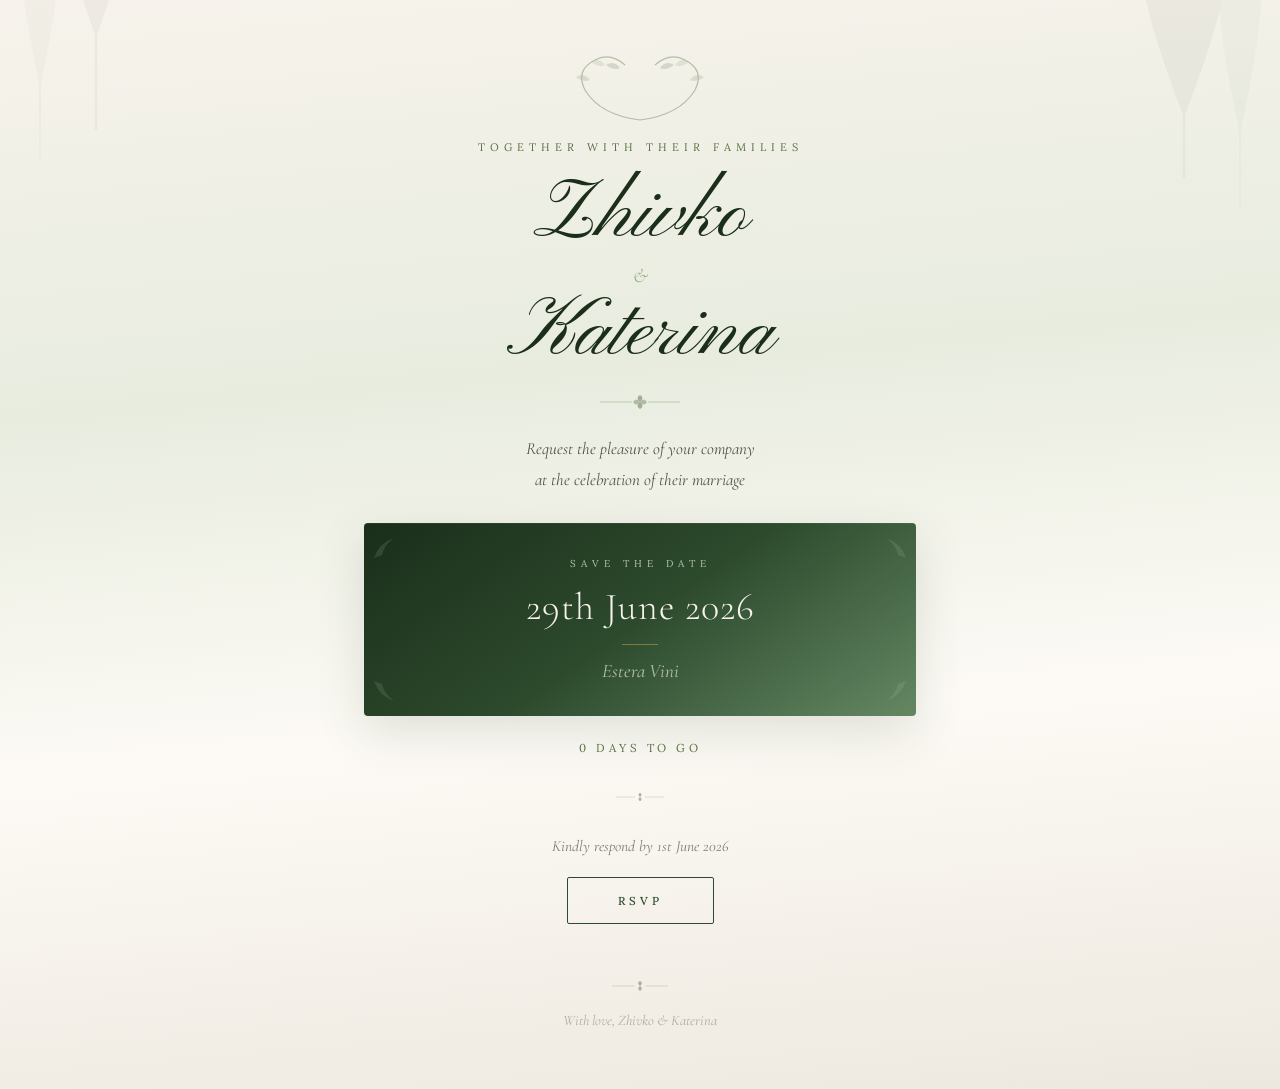
<file: wedding-invitation.html>
<!DOCTYPE html>
<html lang="en">
<head>
<meta charset="UTF-8">
<meta name="viewport" content="width=device-width, initial-scale=1.0">
<title>Zhivko & Katerina — Wedding Invitation</title>
<link href="https://fonts.googleapis.com/css2?family=Cormorant+Garamond:ital,wght@0,300;0,400;0,500;0,600;1,300;1,400;1,500&family=Lora:ital,wght@0,400;0,500;1,400&family=Pinyon+Script&display=swap" rel="stylesheet">
<style>
  :root {
    --forest:#2D4A2D; --forest-deep:#1A2E1A; --forest-light:#3E6B3E;
    --moss:#5A7247; --sage:#8FA87E; --sage-mist:#B5C4A8;
    --cream:#F7F3EC; --warm-white:#FDFAF5; --gold:#C9A84C;
    --linen:#EDE8DF; --charcoal:#2A2A25; --mist:#E8ECDF;
  }
  *{margin:0;padding:0;box-sizing:border-box}
  body{min-height:100vh;background:linear-gradient(175deg,var(--cream) 0%,var(--mist) 35%,var(--warm-white) 65%,var(--linen) 100%);font-family:'Lora',serif;color:var(--charcoal);overflow-x:hidden}
  .bg-trees{position:fixed;top:0;left:0;width:100%;height:100%;pointer-events:none;opacity:.04;z-index:0}
  .container{max-width:600px;margin:0 auto;padding:20px 24px 60px;position:relative;z-index:1;opacity:0;transform:translateY(30px);animation:fadeUp 1.4s cubic-bezier(.22,1,.36,1) .1s forwards}
  @keyframes fadeUp{to{opacity:1;transform:translateY(0)}}
  @keyframes fadeIn{from{opacity:0;transform:translateY(16px)}to{opacity:1;transform:translateY(0)}}
  .wreath{text-align:center;padding:30px 0 6px}
  .subtitle{font-size:11px;letter-spacing:5px;text-transform:uppercase;color:var(--moss);margin-bottom:20px;font-weight:400;text-align:center}
  .name{font-family:'Pinyon Script',cursive;font-size:clamp(50px,13vw,82px);font-weight:400;color:var(--forest-deep);line-height:1.05;text-align:center}
  .ampersand{font-family:'Cormorant Garamond',serif;font-size:20px;font-style:italic;color:var(--sage);text-align:center;font-weight:300;margin:4px 0}
  .invite-text{text-align:center;font-family:'Cormorant Garamond',serif;font-size:17px;font-style:italic;color:#2A2A25cc;font-weight:400;line-height:1.8;margin:20px 0 28px}
  .date-card{background:linear-gradient(145deg,var(--forest-deep),var(--forest) 50%,#3E6B3Ecc);border-radius:4px;padding:34px 24px;text-align:center;margin-bottom:24px;position:relative;box-shadow:0 16px 48px #2D4A2D25,inset 0 1px 0 #B5C4A815}
  .leaf-corner{position:absolute;opacity:.15;width:30px;height:30px}
  .date-card .save{font-size:10px;letter-spacing:5px;text-transform:uppercase;color:var(--sage-mist);margin-bottom:14px;font-weight:400}
  .date-card .date{font-family:'Cormorant Garamond',serif;font-size:clamp(26px,7vw,38px);color:var(--cream);margin-bottom:6px;font-weight:300;letter-spacing:1px}
  .date-card .line{width:36px;height:1px;background:var(--gold);margin:14px auto;opacity:.5}
  .date-card .venue{font-family:'Cormorant Garamond',serif;font-size:19px;color:var(--sage-mist);font-weight:400;font-style:italic}
  .countdown{text-align:center;font-size:11.5px;letter-spacing:3.5px;text-transform:uppercase;color:var(--moss);font-weight:400;margin:4px 0 30px}
  .leaf-divider{display:block;margin:0 auto}
  .rsvp-prompt{text-align:center;margin-top:28px}
  .rsvp-prompt p{font-family:'Cormorant Garamond',serif;font-size:15.5px;font-style:italic;color:#2A2A2599;margin-bottom:22px;font-weight:400}
  .btn-rsvp{font-family:'Lora',serif;font-size:11.5px;letter-spacing:4px;text-transform:uppercase;background:transparent;border:1.5px solid var(--forest);color:var(--forest);padding:15px 50px;cursor:pointer;transition:all .35s ease;font-weight:500;border-radius:2px}
  .btn-rsvp:hover{background:var(--forest);color:var(--cream)}
  .rsvp-form-container{background:var(--warm-white);border:1px solid #B5C4A855;border-radius:4px;padding:36px 28px;margin-top:28px;box-shadow:0 8px 32px #2D4A2D08;display:none;animation:fadeIn .5s ease forwards}
  .rsvp-form-container.active{display:block}
  .form-title{font-family:'Cormorant Garamond',serif;font-size:26px;font-weight:400;text-align:center;color:var(--forest-deep);margin-bottom:6px;font-style:italic}
  .form-row{display:grid;grid-template-columns:1fr 1fr;gap:20px;margin-bottom:24px}
  @media(max-width:500px){.form-row{grid-template-columns:1fr}}
  .field label{font-size:11px;letter-spacing:2.5px;text-transform:uppercase;color:var(--moss);font-weight:500;display:block;margin-bottom:6px}
  .field input,.field select,.field textarea{width:100%;padding:10px 0;border:none;border-bottom:1px solid var(--sage-mist);background:transparent;font-family:'Lora',serif;font-size:15px;color:var(--charcoal);outline:none;transition:border-color .3s}
  .field input:focus,.field select:focus,.field textarea:focus{border-bottom-color:var(--forest)}
  .field input::placeholder,.field textarea::placeholder{color:#2A2A2544;font-style:italic}
  .field select{cursor:pointer;appearance:none;background:url("data:image/svg+xml,%3Csvg width='10' height='6' viewBox='0 0 10 6' xmlns='http://www.w3.org/2000/svg'%3E%3Cpath d='M1 1l4 4 4-4' stroke='%235A7247' fill='none' stroke-width='1.2'/%3E%3C/svg%3E") no-repeat right center}
  .field textarea{resize:none}
  .radio-group{display:flex;gap:10px;flex-wrap:wrap}
  .radio-option{display:inline-flex;align-items:center;gap:8px;cursor:pointer;padding:10px 18px;border:1.5px solid var(--sage-mist);border-radius:3px;transition:all .25s;font-size:13px;color:#2A2A2590;font-weight:400}
  .radio-option:hover{border-color:var(--sage)}
  .radio-option.selected{border-color:var(--forest);color:var(--forest);background:#2D4A2D0a;font-weight:500}
  .radio-dot{width:14px;height:14px;border-radius:50%;flex-shrink:0;border:1.5px solid var(--sage-mist);display:flex;align-items:center;justify-content:center}
  .radio-option.selected .radio-dot{border-color:var(--forest)}
  .radio-dot-inner{width:6px;height:6px;border-radius:50%;background:var(--forest);display:none}
  .radio-option.selected .radio-dot-inner{display:block}
  .options-box{background:#E8ECDF88;border-radius:4px;padding:20px 22px;margin-bottom:24px;border:1px solid #B5C4A840}
  .options-box>label{font-size:11px;letter-spacing:2.5px;text-transform:uppercase;color:var(--moss);font-weight:500;display:block;margin-bottom:12px}
  .checkbox-row{display:flex;align-items:flex-start;gap:10px;cursor:pointer;padding:8px 0;user-select:none}
  .checkbox-box{width:20px;height:20px;flex-shrink:0;margin-top:1px;border:1.5px solid var(--sage-mist);border-radius:3px;display:flex;align-items:center;justify-content:center;transition:all .25s ease}
  .checkbox-box.checked{background:var(--forest);border-color:var(--forest)}
  .checkbox-box svg{display:none}
  .checkbox-box.checked svg{display:block}
  .checkbox-label{font-size:14.5px;color:var(--charcoal);line-height:1.5;font-weight:400}
  .sub-field{margin-left:30px;margin-bottom:6px;display:none;animation:fadeIn .3s ease}
  .sub-field.active{display:block}
  .sub-field label{font-size:10px!important;margin-bottom:4px!important}
  .sub-field select{width:140px;font-size:14px}
  .attending-fields{display:none;animation:fadeIn .4s ease}
  .attending-fields.active{display:block}
  .btn-submit{font-family:'Lora',serif;font-size:12px;letter-spacing:3.5px;text-transform:uppercase;background:var(--forest-deep);border:none;border-radius:3px;color:var(--cream);padding:15px 50px;cursor:pointer;transition:all .35s ease;font-weight:500;box-shadow:0 4px 16px #2D4A2D30}
  .btn-submit:hover{background:#0f1f0f}
  .btn-submit:disabled{background:var(--sage-mist);color:#2A2A2540;box-shadow:none;cursor:default}
  .success{text-align:center;padding:44px 20px;display:none;animation:fadeIn .6s ease forwards}
  .success.active{display:block}
  .success h3{font-family:'Cormorant Garamond',serif;font-size:26px;font-style:italic;color:var(--forest-deep);margin:0 0 8px}
  .success p{font-size:14px;color:#2A2A2580;font-weight:400;letter-spacing:.5px;line-height:1.7}
  .footer{text-align:center;margin-top:50px}
  .footer p{font-family:'Cormorant Garamond',serif;font-size:14.5px;font-style:italic;color:#2A2A2555;margin-top:14px}
  .test-note{background:#FFF8E1;border:1px solid #E8D44D;border-radius:6px;padding:16px 20px;margin-bottom:24px;font-size:13px;color:#5D4E00;line-height:1.6;text-align:center;display:none}
</style>
</head>
<body>

<svg class="bg-trees" viewBox="0 0 800 1200" preserveAspectRatio="xMidYMid slice">
  <g stroke="#1A2E1A" fill="none" stroke-width="1.5"><line x1="60" y1="50" x2="60" y2="400"/><path d="M60,80 Q30,60 60,120 Q90,60 60,80" fill="#1A2E1A"/><path d="M60,150 Q20,120 60,220 Q100,120 60,150" fill="#1A2E1A"/><path d="M60,240 Q10,200 60,340 Q110,200 60,240" fill="#1A2E1A"/></g>
  <g stroke="#1A2E1A" fill="none" stroke-width="1.2" opacity="0.6"><line x1="25" y1="180" x2="25" y2="420"/><path d="M25,200 Q5,185 25,260 Q45,185 25,200" fill="#1A2E1A"/><path d="M25,280 Q0,250 25,370 Q50,250 25,280" fill="#1A2E1A"/></g>
  <g stroke="#1A2E1A" fill="none" stroke-width="1.5"><line x1="740" y1="80" x2="740" y2="430"/><path d="M740,110 Q710,90 740,180 Q770,90 740,110" fill="#1A2E1A"/><path d="M740,200 Q700,170 740,290 Q780,170 740,200" fill="#1A2E1A"/><path d="M740,300 Q690,260 740,390 Q790,260 740,300" fill="#1A2E1A"/></g>
  <g stroke="#1A2E1A" fill="none" stroke-width="1.2" opacity="0.6"><line x1="775" y1="200" x2="775" y2="450"/><path d="M775,230 Q755,210 775,300 Q795,210 775,230" fill="#1A2E1A"/><path d="M775,310 Q750,280 775,400 Q800,280 775,310" fill="#1A2E1A"/></g>
</svg>

<!-- Hidden iframe for form submission -->
<iframe name="hidden_iframe" id="hidden_iframe" style="display:none"></iframe>

<div class="container">

  <!-- Note shown only when testing locally -->
  <div class="test-note" id="testNote">
    <strong>Testing note:</strong> The first time someone submits the form, FormSubmit will email you a confirmation link. Click it once to activate. After that, all RSVPs arrive automatically. Delete this box before sharing.
  </div>

  <div class="wreath">
    <svg width="140" height="80" viewBox="0 0 140 80"><g opacity="0.4"><path d="M70,70 Q30,65 15,40 Q5,20 25,10 Q40,2 55,15" fill="none" stroke="#5A7247" stroke-width="1.2"/><path d="M70,70 Q110,65 125,40 Q135,20 115,10 Q100,2 85,15" fill="none" stroke="#5A7247" stroke-width="1.2"/><path d="M20,30 Q14,22 6,27 Q14,33 20,30" fill="#5A7247" opacity="0.4"/><path d="M35,15 Q29,7 21,12 Q29,18 35,15" fill="#5A7247" opacity="0.3"/><path d="M50,18 Q44,10 36,15 Q44,21 50,18" fill="#5A7247" opacity="0.5"/><path d="M90,18 Q96,10 104,15 Q96,21 90,18" fill="#5A7247" opacity="0.5"/><path d="M105,15 Q111,7 119,12 Q111,18 105,15" fill="#5A7247" opacity="0.3"/><path d="M120,30 Q126,22 134,27 Q126,33 120,30" fill="#5A7247" opacity="0.4"/></g></svg>
  </div>

  <p class="subtitle">Together with their families</p>
  <h1 class="name">Zhivko</h1>
  <div class="ampersand">&amp;</div>
  <h1 class="name">Katerina</h1>

  <svg width="100" height="24" viewBox="0 0 100 24" class="leaf-divider" style="margin:12px auto"><line x1="10" y1="12" x2="42" y2="12" stroke="#8FA87E" stroke-width="0.5"/><line x1="58" y1="12" x2="90" y2="12" stroke="#8FA87E" stroke-width="0.5"/><g transform="translate(50,12)"><path d="M0,-7 Q5,-4 0,0 Q-5,-4 0,-7" fill="#5A7247" opacity="0.5"/><path d="M0,7 Q5,4 0,0 Q-5,4 0,7" fill="#5A7247" opacity="0.5"/><path d="M-7,0 Q-4,-5 0,0 Q-4,5 -7,0" fill="#5A7247" opacity="0.4"/><path d="M7,0 Q4,-5 0,0 Q4,5 7,0" fill="#5A7247" opacity="0.4"/></g></svg>

  <p class="invite-text">Request the pleasure of your company<br>at the celebration of their marriage</p>

  <div class="date-card">
    <svg class="leaf-corner" style="top:10px;left:10px" viewBox="0 0 30 30"><path d="M0,25 Q5,10 20,5 Q10,12 8,22 Z" fill="#B5C4A8"/></svg>
    <svg class="leaf-corner" style="top:10px;right:10px" viewBox="0 0 30 30"><path d="M30,25 Q25,10 10,5 Q20,12 22,22 Z" fill="#B5C4A8"/></svg>
    <svg class="leaf-corner" style="bottom:10px;left:10px" viewBox="0 0 30 30"><path d="M0,5 Q5,20 20,25 Q10,18 8,8 Z" fill="#B5C4A8"/></svg>
    <svg class="leaf-corner" style="bottom:10px;right:10px" viewBox="0 0 30 30"><path d="M30,5 Q25,20 10,25 Q20,18 22,8 Z" fill="#B5C4A8"/></svg>
    <p class="save">Save the Date</p>
    <p class="date">29th June 2026</p>
    <div class="line"></div>
    <p class="venue">Estera Vini</p>
  </div>

  <p class="countdown" id="countdown"></p>

  <svg width="60" height="24" viewBox="0 0 100 24" class="leaf-divider"><line x1="10" y1="12" x2="42" y2="12" stroke="#8FA87E" stroke-width="0.5"/><line x1="58" y1="12" x2="90" y2="12" stroke="#8FA87E" stroke-width="0.5"/><g transform="translate(50,12)"><path d="M0,-7 Q5,-4 0,0 Q-5,-4 0,-7" fill="#5A7247" opacity="0.5"/><path d="M0,7 Q5,4 0,0 Q-5,4 0,7" fill="#5A7247" opacity="0.5"/></g></svg>

  <!-- RSVP Button -->
  <div class="rsvp-prompt" id="rsvpPrompt">
    <p>Kindly respond by 1st June 2026</p>
    <button type="button" class="btn-rsvp" onclick="openForm()">RSVP</button>
  </div>

  <!-- RSVP Form Container -->
  <div class="rsvp-form-container" id="rsvpFormContainer">
    <h3 class="form-title">Répondez s'il vous plaît</h3>
    <svg width="80" height="24" viewBox="0 0 100 24" class="leaf-divider" style="margin:6px auto 28px"><line x1="10" y1="12" x2="42" y2="12" stroke="#8FA87E" stroke-width="0.5"/><line x1="58" y1="12" x2="90" y2="12" stroke="#8FA87E" stroke-width="0.5"/><g transform="translate(50,12)"><path d="M0,-7 Q5,-4 0,0 Q-5,-4 0,-7" fill="#5A7247" opacity="0.5"/><path d="M0,7 Q5,4 0,0 Q-5,4 0,7" fill="#5A7247" opacity="0.5"/></g></svg>

    <!--
      NATIVE HTML FORM — direct POST to FormSubmit.co
      No JavaScript libraries needed. No fetch(). No CORS.
      Posts to a hidden iframe so the page doesn't navigate away.
    -->
    <form
      action="https://formsubmit.co/milevjivko@gmail.com"
      method="POST"
      target="hidden_iframe"
      onsubmit="return handleSubmit()"
    >
      <!-- FormSubmit settings -->
      <input type="hidden" name="_subject" id="subjectField" value="Wedding RSVP">
      <input type="hidden" name="_captcha" value="false">
      <input type="hidden" name="_template" value="table">
      <input type="text" name="_honey" style="display:none" tabindex="-1">

      <div class="form-row">
        <div class="field">
          <label>Your Name *</label>
          <input type="text" name="01. Name" id="guestName" placeholder="Full name" required>
        </div>
        <div class="field">
          <label>Email</label>
          <input type="email" name="02. Email" id="guestEmail" placeholder="your@email.com">
        </div>
      </div>

      <div class="field" style="margin-bottom:24px">
        <label style="margin-bottom:10px">Will you attend? *</label>
        <div class="radio-group">
          <div class="radio-option" onclick="selectAttending(this,'Joyfully accepts')">
            <span class="radio-dot"><span class="radio-dot-inner"></span></span>Joyfully accepts
          </div>
          <div class="radio-option" onclick="selectAttending(this,'Regretfully declines')">
            <span class="radio-dot"><span class="radio-dot-inner"></span></span>Regretfully declines
          </div>
        </div>
        <input type="hidden" name="03. Attending" id="attendingInput" value="">
      </div>

      <div class="attending-fields" id="attendingFields">
        <div class="field" style="margin-bottom:24px">
          <label>Number of Guests</label>
          <select name="04. Number of Guests" id="guestCount">
            <option value="1">1 Guest</option><option value="2">2 Guests</option><option value="3">3 Guests</option><option value="4">4 Guests</option><option value="5">5 Guests</option>
          </select>
        </div>
        <div class="field" style="margin-bottom:24px">
          <label>Dietary Requirements</label>
          <input type="text" name="05. Dietary Requirements" id="dietary" placeholder="Allergies, vegetarian, vegan, etc.">
        </div>

        <div class="options-box">
          <label>Additional Options</label>

          <div class="checkbox-row" onclick="toggleCheck('hotel')">
            <div class="checkbox-box" id="hotelBox"><svg width="12" height="12" viewBox="0 0 12 12"><path d="M2.5,6 L5,8.5 L9.5,3.5" fill="none" stroke="#F7F3EC" stroke-width="1.5" stroke-linecap="round" stroke-linejoin="round"/></svg></div>
            <span class="checkbox-label">Please reserve a hotel room for me</span>
          </div>
          <div class="sub-field" id="hotelSub">
            <div class="field"><label>How many nights?</label>
              <select id="hotelNightsSelect" onchange="updateHotelValue()">
                <option value="1">1 night</option><option value="2">2 nights</option><option value="3">3 nights</option><option value="4">4 nights</option>
              </select>
            </div>
          </div>
          <input type="hidden" name="06. Hotel Reservation" id="hotelInput" value="No">

          <div class="checkbox-row" onclick="toggleCheck('transport')">
            <div class="checkbox-box" id="transportBox"><svg width="12" height="12" viewBox="0 0 12 12"><path d="M2.5,6 L5,8.5 L9.5,3.5" fill="none" stroke="#F7F3EC" stroke-width="1.5" stroke-linecap="round" stroke-linejoin="round"/></svg></div>
            <span class="checkbox-label">I would like transport to/from the venue</span>
          </div>
          <input type="hidden" name="07. Needs Transport" id="transportInput" value="No">

          <div class="checkbox-row" onclick="toggleCheck('children')">
            <div class="checkbox-box" id="childrenBox"><svg width="12" height="12" viewBox="0 0 12 12"><path d="M2.5,6 L5,8.5 L9.5,3.5" fill="none" stroke="#F7F3EC" stroke-width="1.5" stroke-linecap="round" stroke-linejoin="round"/></svg></div>
            <span class="checkbox-label">I will be bringing children</span>
          </div>
          <div class="sub-field" id="childrenSub">
            <div class="field"><label>How many children?</label>
              <select id="childrenCountSelect" onchange="updateChildrenValue()">
                <option value="1">1</option><option value="2">2</option><option value="3">3</option><option value="4">4</option><option value="5">5</option>
              </select>
            </div>
          </div>
          <input type="hidden" name="08. Bringing Children" id="childrenInput" value="No">
        </div>
      </div>

      <div class="field" style="margin-bottom:30px">
        <label>A Message for the Couple</label>
        <textarea name="09. Message" id="guestMessage" rows="3" placeholder="Share your wishes..."></textarea>
      </div>

      <div style="text-align:center">
        <button type="submit" class="btn-submit" id="submitBtn" disabled>Send RSVP</button>
      </div>
    </form>
  </div>

  <!-- Success -->
  <div class="success" id="successMsg">
    <svg width="52" height="52" viewBox="0 0 52 52" style="margin-bottom:18px"><circle cx="26" cy="26" r="24" fill="none" stroke="#2D4A2D" stroke-width="1.5"/><path d="M16,27 L23,34 L36,19" fill="none" stroke="#2D4A2D" stroke-width="2" stroke-linecap="round" stroke-linejoin="round"/></svg>
    <h3 id="thankName">Thank you!</h3>
    <p id="thankMsg"></p>
  </div>

  <div class="footer">
    <svg width="70" height="24" viewBox="0 0 100 24" class="leaf-divider"><line x1="10" y1="12" x2="42" y2="12" stroke="#8FA87E" stroke-width="0.5"/><line x1="58" y1="12" x2="90" y2="12" stroke="#8FA87E" stroke-width="0.5"/><g transform="translate(50,12)"><path d="M0,-7 Q5,-4 0,0 Q-5,-4 0,-7" fill="#5A7247" opacity="0.5"/><path d="M0,7 Q5,4 0,0 Q-5,4 0,7" fill="#5A7247" opacity="0.5"/></g></svg>
    <p>With love, Zhivko &amp; Katerina</p>
  </div>
</div>

<script>
  // Countdown
  var wedding = new Date('2026-06-29');
  var daysLeft = Math.max(0, Math.ceil((wedding - new Date()) / 86400000));
  document.getElementById('countdown').textContent = daysLeft + ' days to go';

  var attending = '';
  var checks = { hotel: false, transport: false, children: false };

  function openForm() {
    document.getElementById('rsvpPrompt').style.display = 'none';
    var fc = document.getElementById('rsvpFormContainer');
    fc.classList.add('active');
    setTimeout(function(){ fc.scrollIntoView({ behavior:'smooth', block:'start' }); }, 100);
  }

  function selectAttending(el, value) {
    attending = value;
    document.getElementById('attendingInput').value = value;
    var opts = document.querySelectorAll('.radio-option');
    for (var i = 0; i < opts.length; i++) opts[i].classList.remove('selected');
    el.classList.add('selected');
    if (value === 'Joyfully accepts') document.getElementById('attendingFields').classList.add('active');
    else document.getElementById('attendingFields').classList.remove('active');
    updateSubmitBtn();
  }

  function toggleCheck(type) {
    checks[type] = !checks[type];
    var box = document.getElementById(type + 'Box');
    if (checks[type]) box.classList.add('checked'); else box.classList.remove('checked');
    if (type === 'hotel') {
      var hs = document.getElementById('hotelSub');
      if (checks[type]) hs.classList.add('active'); else hs.classList.remove('active');
      updateHotelValue();
    }
    if (type === 'transport') {
      document.getElementById('transportInput').value = checks[type] ? 'Yes' : 'No';
    }
    if (type === 'children') {
      var cs = document.getElementById('childrenSub');
      if (checks[type]) cs.classList.add('active'); else cs.classList.remove('active');
      updateChildrenValue();
    }
  }

  function updateHotelValue() {
    document.getElementById('hotelInput').value = checks.hotel
      ? 'Yes — ' + document.getElementById('hotelNightsSelect').value + ' night(s)' : 'No';
  }
  function updateChildrenValue() {
    document.getElementById('childrenInput').value = checks.children
      ? 'Yes — ' + document.getElementById('childrenCountSelect').value + ' child(ren)' : 'No';
  }

  function updateSubmitBtn() {
    var name = document.getElementById('guestName').value.trim();
    document.getElementById('submitBtn').disabled = !(name && attending);
  }
  document.getElementById('guestName').addEventListener('input', function() {
    updateSubmitBtn();
    var n = this.value.trim() || 'Guest';
    document.getElementById('subjectField').value = 'Wedding RSVP from ' + n;
  });

  // Called when form submits — show success, then allow the POST to proceed
  function handleSubmit() {
    var name = document.getElementById('guestName').value.trim();
    if (!name || !attending) return false;

    // Show success immediately — the form POST happens in the background via iframe
    setTimeout(function() {
      document.getElementById('rsvpFormContainer').style.display = 'none';
      var success = document.getElementById('successMsg');
      success.classList.add('active');
      document.getElementById('thankName').textContent = 'Thank you, ' + name + '!';
      document.getElementById('thankMsg').textContent = attending === 'Joyfully accepts'
        ? "We can't wait to celebrate with you among the trees!"
        : "You'll be missed. Thank you for letting us know.";
      success.scrollIntoView({ behavior:'smooth', block:'center' });
    }, 300);

    return true; // allow the form to actually submit
  }
</script>
</body>
</html>
</file>
<file: styles.css>
/* ══════════════════════════════════════════
   CSS CUSTOM PROPERTIES
   ══════════════════════════════════════════ */
:root {
  /* Greens */
  --green-deep: #1B3A2D;
  --green: #2A5A3F;
  --green-mid: #3D7A5A;
  --green-light: #5A9E78;
  --green-pale: #A8D5BA;

  /* Lavenders */
  --lav-deep: #4D3D78;
  --lav: #9B8EC4;
  --lav-mid: #B8ACE0;
  --lav-light: #D4CCF0;
  --lav-pale: #EDE8FA;
  --lav-mist: #F5F2FF;

  /* Neutrals & accents */
  --cream: #FDFBF7;
  --gold: #B8953F;
  --gold-pale: #D4C08A;
  --charcoal: #1E1E1E;
  --text: #2D2D2D;

  /* Modal */
  --radius-card:  18px;
  --card-bg:      rgba(10,30,20,.55);
  --card-border:  rgba(201,169,110,.22);
  --T:            .35s cubic-bezier(.4,0,.2,1);
}

/* ══════════════════════════════════════════
   BASE / RESET
   ══════════════════════════════════════════ */
* {
  margin: 0;
  padding: 0;
  box-sizing: border-box;
}

html {
  scroll-behavior: smooth;
}

body {
  min-height: 100vh;
  background: linear-gradient(175deg, #0f2a1c 0%, var(--green-deep) 30%, var(--green) 60%, var(--lav-deep) 100%);
  font-family: 'Nunito Sans', sans-serif;
  color: var(--cream);
  overflow-x: hidden;
}

a {
  color: inherit;
  text-decoration: none;
}

/* ══════════════════════════════════════════
   FIXED FOREST BACKDROP
   ══════════════════════════════════════════ */
.forest-backdrop {
  position: fixed;
  top: 0;
  left: 0;
  right: 0;
  bottom: 0;
  z-index: 0;
  overflow: hidden;
  pointer-events: none;
  background: linear-gradient(175deg, #0f2a1c 0%, var(--green-deep) 30%, var(--green) 60%, var(--lav-deep) 100%);
  will-change: transform;
  transform: translateZ(0);
  -webkit-transform: translateZ(0);
}

.forest-backdrop::after {
  content: '';
  position: absolute;
  inset: 0;
  background: url("data:image/svg+xml,%3Csvg viewBox='0 0 256 256' xmlns='http://www.w3.org/2000/svg'%3E%3Cfilter id='n'%3E%3CfeTurbulence type='fractalNoise' baseFrequency='.7' numOctaves='4' stitchTiles='stitch'/%3E%3C/filter%3E%3Crect width='256' height='256' filter='url(%23n)' opacity='.04'/%3E%3C/svg%3E");
  opacity: .15;
  pointer-events: none;
  z-index: 1;
}

/* ══════════════════════════════════════════
   HERO SECTION
   ══════════════════════════════════════════ */
.hero {
  min-height: 100vh;
  min-height: 100svh;
  display: flex;
  flex-direction: column;
  align-items: center;
  justify-content: center;
  position: relative;
  overflow: hidden;
  padding: 20px 24px 40px;
  background: transparent;
  z-index: 1;
}

/* ── Animated trees ── */
.trees-bg {
  position: absolute;
  bottom: 0;
  left: 0;
  right: 0;
  height: 100%;
  pointer-events: none;
  z-index: 3;
}

.tree {
  position: absolute;
  bottom: 0;
  transform-origin: bottom center;
}

.tree-trunk {
  fill: #1a2f20;
}

.tree-crown {
  transform-origin: bottom center;
}

.tree-left   .tree-crown { animation: swayLeft   6s ease-in-out infinite; }
.tree-right  .tree-crown { animation: swayRight  7s ease-in-out infinite; }
.tree-center .tree-crown { animation: swayCenter 8s ease-in-out infinite; }

@keyframes swayLeft {
  0%, 100% { transform: rotate(0deg);    }
  25%      { transform: rotate(-1.5deg); }
  75%      { transform: rotate(1deg);    }
}

@keyframes swayRight {
  0%, 100% { transform: rotate(0deg);    }
  30%      { transform: rotate(1.2deg);  }
  70%      { transform: rotate(-1.8deg); }
}

@keyframes swayCenter {
  0%, 100% { transform: rotate(0deg); }
  50%      { transform: rotate(1deg); }
}

/* ── Tent tables ── */
.tents-container {
  position: absolute;
  bottom: 0;
  left: 0;
  right: 0;
  height: 35%;
  pointer-events: none;
  z-index: 1;
}

.tent-group {
  position: absolute;
  bottom: 0;
}

.tent-light {
  position: absolute;
  width: 3px;
  height: 3px;
  border-radius: 50%;
  background: radial-gradient(circle, rgba(255, 220, 130, 1), rgba(255, 220, 130, 0) 70%);
  box-shadow: 0 0 4px 2px rgba(255, 200, 80, .5), 0 0 8px 4px rgba(255, 200, 80, .2);
  animation: tentLightGlow 2s ease-in-out infinite alternate;
}

@keyframes tentLightGlow {
  0%   { opacity: .6; transform: scale(.8);  }
  100% { opacity: 1;  transform: scale(1.1); }
}

/* ── Hanging vines ── */
.vines-container {
  position: absolute;
  top: 0;
  left: 0;
  right: 0;
  height: 100%;
  pointer-events: none;
  z-index: 4;
  overflow: hidden;
}

.vine {
  position: absolute;
  top: 0;
  animation: vineSway ease-in-out infinite;
  transform-origin: top center;
}

@keyframes vineSway {
  0%, 100% { transform: rotate(0deg);    }
  30%      { transform: rotate(1.5deg);  }
  70%      { transform: rotate(-1.2deg); }
}

/* ── Falling leaves ── */
.leaves-container {
  position: absolute;
  inset: 0;
  overflow: hidden;
  pointer-events: none;
  z-index: 6;
}

.leaf {
  position: absolute;
  top: -40px;
  width: 16px;
  height: 16px;
  animation: leafFall linear infinite;
  opacity: 0;
}

@keyframes leafFall {
  0%   { transform: translateY(0) rotate(0deg) translateX(0);       opacity: 0;  }
  5%   {                                                            opacity: .7; }
  50%  { transform: translateY(50vh) rotate(180deg) translateX(40px);  opacity: .6; }
  100% { transform: translateY(105vh) rotate(360deg) translateX(-20px); opacity: 0;  }
}

/* ── Fireflies ── */
.fireflies {
  position: absolute;
  inset: 0;
  pointer-events: none;
  z-index: 6;
}

.firefly {
  position: absolute;
  width: 4px;
  height: 4px;
  border-radius: 50%;
  background: radial-gradient(circle, rgba(201, 168, 76, .9), rgba(201, 168, 76, 0) 70%);
  box-shadow: 0 0 6px 3px rgba(201, 168, 76, .4), 0 0 12px 5px rgba(201, 168, 76, .15);
  animation: fireflyFloat linear infinite;
  opacity: 0;
}

@keyframes fireflyFloat {
  0%   { opacity: 0;   transform: translate(0, 0) scale(.5);         }
  10%  { opacity: .9;                                                 }
  18%  { opacity: .08;                                                }
  25%  { opacity: 1;                                                  }
  32%  { opacity: .05;                                                }
  40%  { opacity: .85;                                                }
  50%  { opacity: .06; transform: translate(30px, -50px) scale(1);    }
  58%  { opacity: .9;                                                 }
  65%  { opacity: .08;                                                }
  72%  { opacity: .8;                                                 }
  80%  { opacity: .05;                                                }
  88%  { opacity: .7;                                                 }
  100% { opacity: 0;   transform: translate(-20px, -100px) scale(.3); }
}

.twinkle {
  position: absolute;
  border-radius: 50%;
  background: rgba(255, 255, 255, .8);
  box-shadow: 0 0 4px 2px rgba(255, 255, 255, .3), 0 0 8px 4px rgba(201, 168, 76, .15);
  animation: twinkleAnim ease-in-out infinite;
  pointer-events: none;
}

@keyframes twinkleAnim {
  0%, 100% { opacity: 0;  transform: scale(.3); }
  50%      { opacity: .9; transform: scale(1);  }
}

/* ── Lavender flowers ── */
.lavender-container {
  position: absolute;
  inset: 0;
  overflow: hidden;
  pointer-events: none;
  z-index: 6;
}

.lavender-petal {
  position: absolute;
  top: -30px;
  animation: petalDrift linear infinite;
  opacity: 0;
}

@keyframes petalDrift {
  0%   { transform: translateY(0) rotate(0deg) translateX(0) scale(.8);           opacity: 0;  }
  8%   {                                                                          opacity: .8; }
  40%  { transform: translateY(40vh) rotate(120deg) translateX(60px) scale(1);     opacity: .7; }
  70%  { transform: translateY(70vh) rotate(240deg) translateX(-30px) scale(.9);   opacity: .5; }
  100% { transform: translateY(110vh) rotate(360deg) translateX(20px) scale(.6);   opacity: 0;  }
}

/* ── Floating particles ── */
.particles {
  position: absolute;
  inset: 0;
  overflow: hidden;
  pointer-events: none;
  z-index: 6;
}

.particle {
  position: absolute;
  border-radius: 50%;
  animation: floatUp linear infinite;
  opacity: 0;
}

@keyframes floatUp {
  0%   { transform: translateY(100vh) scale(0); opacity: 0; }
  10%  {                                        opacity: 1; }
  90%  {                                        opacity: 1; }
  100% { transform: translateY(-20vh) scale(1); opacity: 0; }
}

/* ── Light rays ── */
.light-rays {
  position: absolute;
  top: -20%;
  left: 50%;
  width: 200%;
  height: 60%;
  transform: translateX(-50%);
  pointer-events: none;
  z-index: 1;
  background: conic-gradient(
    from 190deg at 50% 0%,
    transparent 30%,
    rgba(201, 168, 76, .03) 35%,
    transparent 40%,
    transparent 45%,
    rgba(255, 255, 255, .02) 48%,
    transparent 52%,
    transparent 60%,
    rgba(168, 213, 186, .02) 63%,
    transparent 67%
  );
  animation: rayRotate 30s linear infinite;
}

@keyframes rayRotate {
  from { transform: translateX(-50%) rotate(0deg);   }
  to   { transform: translateX(-50%) rotate(360deg); }
}

/* ── Ground mist ── */
.ground-mist {
  position: absolute;
  bottom: 0;
  left: -10%;
  width: 120%;
  height: 180px;
  pointer-events: none;
  z-index: 5;
  background: linear-gradient(to top, rgba(27, 58, 45, .6) 0%, rgba(27, 58, 45, .2) 40%, transparent 100%);
  animation: mistDrift 12s ease-in-out infinite;
}

@keyframes mistDrift {
  0%, 100% { transform: translateX(0);    }
  50%      { transform: translateX(20px); }
}

/* ── Reveal animations ── */
.reveal {
  opacity: 0;
  transform: translateY(40px);
  transition: all 1s cubic-bezier(.22, 1, .36, 1);
}

.reveal.visible {
  opacity: 1;
  transform: translateY(0);
}

.reveal-d1 { transition-delay: .15s; }
.reveal-d2 { transition-delay: .3s;  }
.reveal-d3 { transition-delay: .5s;  }
.reveal-d4 { transition-delay: .7s;  }
.reveal-d5 { transition-delay: .9s;  }
.reveal-d6 { transition-delay: 1.1s; }

/* ── Hero content ── */
.hero-content {
  position: relative;
  z-index: 10;
  text-align: center;
  max-width: 600px;
}

.hero-eyebrow {
  font-size: 11px;
  letter-spacing: 6px;
  text-transform: uppercase;
  color: var(--gold-pale);
  font-weight: 300;
  margin-bottom: 24px;
}

.hero-name {
  font-family: 'Marck Script', cursive;
  font-weight: 400;
  font-size: clamp(56px, 15vw, 96px);
  color: var(--gold);
  line-height: .95;
  text-shadow: 0 4px 30px rgba(0, 0, 0, .25), 0 0 80px rgba(201, 168, 76, .3);
}

.hero-amp {
  font-family: 'Cormorant Garamond', serif;
  font-size: 28px;
  font-style: italic;
  font-weight: 300;
  color: var(--gold-pale);
  margin: 4px 0;
  display: block;
}

.hero-tagline {
  font-family: 'Cormorant Garamond', serif;
  font-size: clamp(20px, 4vw, 26px);
  font-style: italic;
  color: var(--gold-pale);
  font-weight: bold;
  margin-top: 24px;
  line-height: 1.8;
}

.hero-date-box {
  display: inline-block;
  margin-top: 32px;
  border: 1px solid rgba(255, 255, 255, .15);
  border-radius: 6px;
  padding: 22px 44px;
  background: rgba(255, 255, 255, .06);
  backdrop-filter: blur(12px);
  -webkit-backdrop-filter: blur(12px);
}

.hero-date {
  font-family: 'Cormorant Garamond', serif;
  font-size: clamp(22px, 5vw, 32px);
  color: var(--gold);
  font-weight: 400;
  letter-spacing: 2px;
}

.hero-venue {
  font-family: 'Cormorant Garamond', serif;
  font-size: 16px;
  color: var(--gold-pale);
  font-style: italic;
  margin-top: 8px;
}

.hero-countdown {
  font-size: 11px;
  letter-spacing: 4px;
  text-transform: uppercase;
  color: var(--gold-pale);
  margin-top: 28px;
  font-weight: 300;
}

.scroll-hint {
  position: absolute;
  bottom: 20px;
  left: 50%;
  transform: translateX(-50%);
  z-index: 10;
  animation: bounce 2s infinite;
  cursor: pointer;
}

.scroll-hint svg {
  opacity: .5;
  transition: opacity .3s;
}

.scroll-hint:hover svg {
  opacity: 1;
}

@keyframes bounce {
  0%, 100% { transform: translateX(-50%) translateY(0); }
  50%      { transform: translateX(-50%) translateY(10px); }
}

/* ══════════════════════════════════════════
   WAVE DIVIDER (hidden)
   ══════════════════════════════════════════ */
.wave-section {
  display: none;
}

/* ══════════════════════════════════════════
   DETAILS SECTION
   ══════════════════════════════════════════ */
.details {
  background: transparent;
  padding: 24px 24px 40px;
  position: relative;
  overflow: hidden;
  z-index: 1;
}

.details-bg-flowers {
  position: absolute;
  top: 0;
  left: 0;
  right: 0;
  bottom: 0;
  pointer-events: none;
  overflow: hidden;
  opacity: 0;
}

.stem {
  position: absolute;
  bottom: 0;
}

.stem svg {
  animation: stemSway 5s ease-in-out infinite;
}

@keyframes stemSway {
  0%, 100% { transform: rotate(0deg); }
  50%      { transform: rotate(2deg); }
}

.stem:nth-child(even) svg {
  animation-duration: 6s;
  animation-direction: reverse;
}

.details-inner {
  max-width: 600px;
  margin: 0 auto;
  text-align: center;
  position: relative;
  z-index: 1;
}

.section-title {
  font-family: 'Marck Script', cursive;
  font-size: clamp(32px, 8vw, 48px);
  font-weight: 400;
  color: var(--gold);
  margin-bottom: 16px;
  text-shadow: 0 2px 20px rgba(0, 0, 0, .4), 0 0 60px rgba(184, 149, 63, .2);
}

.details-text {
  font-family: 'Cormorant Garamond', serif;
  font-size: clamp(20px, 4vw, 26px);
  font-style: italic;
  color: var(--gold-pale);
  line-height: 1.9;
  font-weight: bold;
  text-shadow: 0 1px 8px rgba(0, 0, 0, .5);
}

.ornament {
  text-align: center;
  margin: 28px 0;
}

.ornament svg {
  opacity: .6;
}

/* ── Info cards grid ── */
.info-cards {
  display: grid;
  grid-template-columns: 1fr 1fr;
  gap: 20px;
  margin: 36px auto;
  max-width: 480px;
}

.info-cards > a {
  display: flex;
  align-items: stretch;
}

.info-cards > a > .info-card {
  width: 100%;
  display: flex;
  flex-direction: column;
  justify-content: center;
}

@media (max-width: 480px) {
  .info-cards { grid-template-columns: 1fr; }
}

.info-card {
  background: rgba(0, 0, 0, .2);
  border-radius: 14px;
  padding: 28px 22px;
  text-align: center;
  border: 1px solid rgba(184, 149, 63, .15);
  backdrop-filter: blur(8px);
  -webkit-backdrop-filter: blur(8px);
  display: flex;
  flex-direction: column;
  justify-content: center;
  align-items: center;
  transition: transform .4s cubic-bezier(.22, 1, .36, 1), box-shadow .4s ease, border-color .3s;
}

.info-card:hover {
  transform: translateY(-4px);
  box-shadow: 0 12px 32px rgba(0, 0, 0, .3);
  border-color: rgba(184, 149, 63, .3);
}

.info-card-icon {
  margin-bottom: 10px;
  line-height: 1;
}

.info-card-icon svg {
  width: 42px;
  height: 42px;
}

.info-card-label {
  font-family: 'Cormorant Garamond', serif;
  font-size: 12px;
  letter-spacing: 3px;
  text-transform: uppercase;
  color: var(--gold-pale);
  font-weight: 600;
  margin-bottom: 6px;
  text-shadow: 0 1px 4px rgba(0, 0, 0, .4);
}

.info-card-value {
  font-family: 'Cormorant Garamond', serif;
  font-size: 20px;
  color: var(--gold);
  font-weight: 500;
  text-shadow: 0 1px 6px rgba(0, 0, 0, .4);
}

/* Clickable info cards (map links) */
a > .info-card {
  cursor: pointer;
  border-color: rgba(184, 149, 63, .3);
}

a > .info-card::after {
  content: '  Вижте на картата';
  display: block;
  margin-top: 12px;
  font-family: 'Nunito Sans', sans-serif;
  font-size: 11px;
  letter-spacing: 1px;
  color: var(--gold-pale);
  opacity: .5;
  transition: opacity .3s;
  text-align: center;
  background: url("data:image/svg+xml,%3Csvg viewBox='0 0 48 48' fill='none' xmlns='http://www.w3.org/2000/svg'%3E%3Cpath d='M24 42c-.5-.8-2.5-4-4.5-7.5-2-3.5-4-7-5.5-10-1.2-2.5-2-5-2-7.5 0-3 .8-5.5 2.5-7.5C16.5 7 19 5.5 22 5c1.5-.3 2.5-.2 4-.1 2 .2 4 1 5.5 2.2 2 1.5 3.5 3.5 4.2 6 .5 1.5.6 3 .3 4.8-.3 2-1 4-2.2 6.2-1.5 2.8-3.5 6.5-5.5 10C26.5 38 24.5 41.2 24 42z' stroke='%23D4C08A' stroke-width='1.8' stroke-linecap='round' stroke-linejoin='round'/%3E%3Ccircle cx='24' cy='18' r='5' stroke='%23D4C08A' stroke-width='1.8'/%3E%3C/svg%3E") no-repeat center left;
  background-size: 14px 14px;
  background-position: calc(50% - 68px) center;
}

a > .info-card:hover::after {
  opacity: 1;
}

/* ══════════════════════════════════════════
   RSVP SECTION
   ══════════════════════════════════════════ */
.rsvp-section {
  background: transparent;
  padding: 60px 24px 32px;
  position: relative;
  z-index: 1;
}

.rsvp-section::before {
  content: none;
}

.rsvp-inner {
  max-width: 560px;
  margin: 0 auto;
  text-align: center;
}

.btn-rsvp {
  font-family: 'Cormorant Garamond', serif;
  font-size: 16px;
  letter-spacing: 4px;
  text-transform: uppercase;
  font-weight: 600;
  background: linear-gradient(135deg, var(--gold), #d4a84c);
  border: none;
  color: var(--green-deep);
  padding: 18px 60px;
  cursor: pointer;
  border-radius: 50px;
  transition: all .4s cubic-bezier(.22, 1, .36, 1);
  box-shadow: 0 4px 24px rgba(184, 149, 63, .35);
  position: relative;
  overflow: hidden;
}

.btn-rsvp::after {
  content: '';
  position: absolute;
  inset: 0;
  background: linear-gradient(135deg, #d4a84c, var(--gold));
  opacity: 0;
  transition: opacity .4s;
  border-radius: 50px;
}

.btn-rsvp:hover {
  transform: translateY(-2px);
  box-shadow: 0 8px 36px rgba(184, 149, 63, .5);
}

.btn-rsvp:hover::after {
  opacity: 1;
}

.btn-rsvp span {
  position: relative;
  z-index: 1;
}

/* ── Form container ── */
.form-container {
  background: rgba(10, 30, 20, .75);
  border-radius: 16px;
  padding: 44px 32px;
  margin-top: 32px;
  box-shadow: 0 16px 56px rgba(0, 0, 0, .4), 0 2px 8px rgba(0, 0, 0, .2);
  border: 1px solid rgba(184, 149, 63, .12);
  backdrop-filter: blur(20px);
  -webkit-backdrop-filter: blur(20px);
  display: none;
  text-align: left;
  animation: slideUp .6s cubic-bezier(.22, 1, .36, 1) forwards;
}

.form-container.active {
  display: block;
}

@keyframes slideUp {
  from { opacity: 0; transform: translateY(30px); }
  to   { opacity: 1; transform: translateY(0);    }
}

.form-title {
  font-family: 'Marck Script', cursive;
  font-size: 44px;
  font-weight: 400;
  text-align: center;
  color: var(--gold);
  margin-bottom: 4px;
}

.form-subtitle {
  font-family: 'Cormorant Garamond', serif;
  font-size: 15px;
  font-style: italic;
  color: var(--gold-pale);
  text-align: center;
  margin-bottom: 32px;
}

.form-row {
  display: grid;
  grid-template-columns: 1fr 1fr;
  gap: 20px;
  margin-bottom: 24px;
}

@media (max-width: 480px) {
  .form-row { grid-template-columns: 1fr; }
}

/* ── Form fields ── */
.field label {
  font-size: 10px;
  letter-spacing: 2px;
  text-transform: uppercase;
  color: var(--gold-pale);
  font-weight: 600;
  display: block;
  margin-bottom: 8px;
}

.field input,
.field select,
.field textarea {
  width: 100%;
  padding: 12px 16px;
  border: 1.5px solid rgba(255, 255, 255, .15);
  border-radius: 8px;
  background: rgba(255, 255, 255, .08);
  font-family: 'Nunito Sans', sans-serif;
  font-size: 14px;
  color: var(--cream);
  outline: none;
  transition: all .3s ease;
}

.field input:focus,
.field select:focus,
.field textarea:focus {
  border-color: var(--gold-pale);
  background: rgba(255, 255, 255, .12);
  box-shadow: 0 0 0 3px rgba(184, 149, 63, .15);
}

.field input::placeholder,
.field textarea::placeholder {
  color: rgba(255, 255, 255, .4);
  font-style: italic;
}

.dietary-options {
  display:flex; flex-wrap:wrap; gap:10px 18px;
  margin-bottom:10px;
}
.dietary-option {
  display:flex; align-items:center; gap:7px;
  font-family:'Nunito Sans',sans-serif;
  font-size:14px; color:var(--gold-pale);
  cursor:pointer;
}
.dietary-option input[type="radio"] {
  width:16px; height:16px; accent-color:var(--gold);
  cursor:pointer;
}
.dietary-allergy-label {
  display:block;
  font-family:'Nunito Sans',sans-serif;
  font-size:13px; color:var(--gold-pale); opacity:.7;
  margin-bottom:4px; margin-top:4px;
}

.field select {
  cursor: pointer;
  appearance: none;
  background: rgba(255, 255, 255, .08) url("data:image/svg+xml,%3Csvg width='10' height='6' viewBox='0 0 10 6' xmlns='http://www.w3.org/2000/svg'%3E%3Cpath d='M1 1l4 4 4-4' stroke='%23D4C08A' fill='none' stroke-width='1.2'/%3E%3C/svg%3E") no-repeat right 16px center;
}

.field select option {
  background: #1a3525;
  color: #FDFBF7;
}

.field textarea {
  resize: none;
  min-height: 80px;
}

/* ── Radio buttons ── */
.radio-group {
  display: flex;
  gap: 12px;
  flex-wrap: wrap;
}

.radio-option {
  flex: 1;
  min-width: 160px;
  display: flex;
  align-items: center;
  gap: 10px;
  cursor: pointer;
  padding: 14px 18px;
  border: 1.5px solid rgba(255, 255, 255, .15);
  border-radius: 10px;
  background: rgba(255, 255, 255, .06);
  transition: all .3s ease;
  font-size: 13px;
  color: var(--cream);
}

.radio-option:hover {
  border-color: rgba(255, 255, 255, .3);
  background: rgba(255, 255, 255, .1);
}

.radio-option.selected {
  border-color: var(--gold);
  background: rgba(184, 149, 63, .12);
  color: var(--gold);
  font-weight: 600;
  box-shadow: 0 2px 12px rgba(184, 149, 63, .2);
}

.radio-dot {
  width: 18px;
  height: 18px;
  border-radius: 50%;
  flex-shrink: 0;
  border: 2px solid rgba(255, 255, 255, .3);
  display: flex;
  align-items: center;
  justify-content: center;
  transition: all .3s;
}

.radio-option.selected .radio-dot {
  border-color: var(--gold);
  background: var(--gold);
}

.radio-dot-inner {
  width: 6px;
  height: 6px;
  border-radius: 50%;
  background: #fff;
  display: none;
}

.radio-option.selected .radio-dot-inner {
  display: block;
}

/* ── Checkboxes & options ── */
.options-box {
  background: rgba(255, 255, 255, .05);
  border-radius: 12px;
  padding: 24px;
  margin-bottom: 24px;
  border: 1px solid rgba(255, 255, 255, .1);
}

.options-box > label {
  font-size: 10px;
  letter-spacing: 2px;
  text-transform: uppercase;
  color: var(--gold-pale);
  font-weight: 600;
  display: block;
  margin-bottom: 14px;
}

.checkbox-row {
  display: flex;
  align-items: flex-start;
  gap: 12px;
  cursor: pointer;
  padding: 10px 0;
  user-select: none;
  transition: opacity .2s;
}

.checkbox-row:hover {
  opacity: .8;
}

.checkbox-box {
  width: 22px;
  height: 22px;
  flex-shrink: 0;
  margin-top: 1px;
  border: 2px solid rgba(255, 255, 255, .25);
  border-radius: 6px;
  display: flex;
  align-items: center;
  justify-content: center;
  transition: all .25s ease;
}

.checkbox-box.checked {
  background: var(--green);
  border-color: var(--green);
}

.checkbox-box svg         { display: none;  }
.checkbox-box.checked svg { display: block; }

.checkbox-label {
  font-size: 14px;
  color: var(--cream);
  line-height: 1.5;
}

.sub-field {
  margin-left: 34px;
  margin-bottom: 8px;
  display: none;
  animation: slideUp .3s ease;
}

.sub-field.active  { display: block; }
.sub-field label   { font-size: 9px !important; margin-bottom: 6px !important; }
.sub-field select  { width: 160px; font-size: 13px; padding: 10px 14px; color: var(--cream); }

.attending-fields {
  display: none;
  animation: slideUp .4s ease;
}

.attending-fields.active {
  display: block;
}

/* ── Submit button ── */
.btn-submit {
  font-family: 'Cormorant Garamond', serif;
  font-size: 15px;
  letter-spacing: 4px;
  text-transform: uppercase;
  font-weight: 600;
  background: linear-gradient(135deg, var(--gold), #d4a84c);
  border: none;
  border-radius: 50px;
  color: var(--green-deep);
  padding: 16px 56px;
  cursor: pointer;
  transition: all .4s cubic-bezier(.22, 1, .36, 1);
  box-shadow: 0 4px 24px rgba(184, 149, 63, .3);
}

.btn-submit:hover {
  transform: translateY(-2px);
  box-shadow: 0 8px 36px rgba(184, 149, 63, .45);
}

.btn-submit:disabled {
  background: rgba(255, 255, 255, .15);
  color: rgba(255, 255, 255, .35);
  box-shadow: none;
  cursor: default;
  transform: none;
}

/* ── Success message ── */
.success {
  text-align: center;
  padding: 60px 24px;
  display: none;
  animation: slideUp .6s cubic-bezier(.22, 1, .36, 1) forwards;
}

.success.active {
  display: block;
}

.success-check {
  width: 64px;
  height: 64px;
  border-radius: 50%;
  background: linear-gradient(135deg, var(--green), var(--green-mid));
  display: inline-flex;
  align-items: center;
  justify-content: center;
  margin-bottom: 20px;
  box-shadow: 0 8px 32px rgba(42, 90, 63, .2);
  animation: popIn .5s cubic-bezier(.17, .89, .32, 1.3) .2s both;
}

@keyframes popIn {
  from { transform: scale(0); }
  to   { transform: scale(1); }
}

.success h3 {
  font-family: 'Marck Script', cursive;
  font-size: 42px;
  font-weight: 400;
  color: var(--gold);
  margin-bottom: 8px;
}

.success p {
  font-size: 15px;
  color: var(--gold-pale);
  font-weight: 300;
  line-height: 1.7;
}

/* ══════════════════════════════════════════
   FOOTER
   ══════════════════════════════════════════ */
.footer {
  background: transparent;
  padding: 24px 24px;
  text-align: center;
  position: relative;
  z-index: 1;
}

.footer::before {
  content: none;
}

.footer p {
  font-family: 'Marck Script', cursive;
  font-size: clamp(22px, 5vw, 30px);
  font-style: normal;
  color: var(--gold-pale);
  text-shadow: 0 2px 12px rgba(0, 0, 0, .4);
}

.footer-hearts {
  margin-bottom: 12px;
  opacity: .85;
}

/* ══════════════════════════════════════════
   MORE DETAILS CARD & MODAL
   ══════════════════════════════════════════ */
.info-card-more {
  cursor: pointer;
  user-select: none;
  position: relative;
  grid-column: span 2;
}
.info-card-more:hover {
  border-color: rgba(201,169,110,.5);
  transform: translateY(-4px);
  box-shadow: 0 12px 36px rgba(0,0,0,.35);
}
.info-card-more::after {
  content: '';
  position: absolute;
  inset: -1px;
  border-radius: calc(var(--radius-card) + 1px);
  border: 1px solid var(--gold);
  opacity: 0;
  animation: rpulse 2.8s ease-in-out infinite;
}
@keyframes rpulse {
  0%,100% { opacity:0; transform:scale(1); }
  50%      { opacity:.3; transform:scale(1.04); }
}
.info-card-more:hover::after { animation: none; }

.more-icon {
  width: 48px; height: 48px;
  border-radius: 50%;
  border: 1.5px solid rgba(201,169,110,.38);
  display: flex; align-items: center; justify-content: center;
  margin: 0 auto 14px;
  transition: border-color var(--T), background var(--T), transform var(--T);
}
.info-card-more:hover .more-icon {
  border-color: var(--gold);
  background: rgba(201,169,110,.08);
  transform: rotate(45deg);
}

/* Modal overlay */
.modal-overlay {
  position: fixed; inset: 0;
  background: rgba(4,14,9,.84);
  backdrop-filter: blur(7px);
  z-index: 1000;
  display: flex;
  align-items: center;
  justify-content: center;
  padding: 20px;
  opacity: 0;
  pointer-events: none;
  transition: opacity .3s ease;
}
.modal-overlay.open {
  opacity: 1;
  pointer-events: all;
}

.modal-panel {
  background: linear-gradient(158deg, #122a1e 0%, #0b1f15 55%, #0e2318 100%);
  border: 1px solid rgba(201,169,110,.26);
  border-radius: 26px;
  width: 100%;
  max-width: 640px;
  max-height: 88vh;
  overflow-y: auto;
  position: relative;
  padding: 52px 46px 48px;
  transform: translateY(28px) scale(.96);
  opacity: 0;
  transition: transform .4s cubic-bezier(.34,1.4,.64,1), opacity .3s ease;
  scrollbar-width: thin;
  scrollbar-color: rgba(201,169,110,.18) transparent;
}
.modal-overlay.open .modal-panel {
  transform: translateY(0) scale(1);
  opacity: 1;
}
@media(max-width:580px){ .modal-panel{ padding:36px 22px 36px; } }

.modal-panel::before {
  content:'';
  position:absolute; top:0; left:50px; right:50px; height:1px;
  background:linear-gradient(90deg,transparent,var(--gold),transparent);
  opacity:.4;
}

.modal-close {
  position:absolute; top:18px; right:18px;
  width:34px; height:34px; border-radius:50%;
  border:1px solid rgba(201,169,110,.22);
  background:transparent; cursor:pointer;
  display:flex; align-items:center; justify-content:center;
  color:var(--gold);
  transition: background var(--T), border-color var(--T), transform var(--T);
}
.modal-close:hover {
  background:rgba(201,169,110,.1);
  border-color:var(--gold);
  transform:rotate(90deg);
}

.modal-header { text-align:center; margin-bottom:38px; }
.modal-eyebrow {
  font-family:'Nunito Sans',sans-serif;
  font-size:12px; letter-spacing:.22em; text-transform:uppercase;
  color:var(--gold); opacity:.65; margin-bottom:12px;
}
.modal-title {
  font-family:'Cormorant Garamond',serif;
  font-size:clamp(32px,5.5vw,42px); font-weight:400;
  color:var(--gold-pale); line-height:1.1;
}
.modal-rule {
  display:flex; align-items:center; justify-content:center;
  gap:12px; margin-top:18px;
}
.modal-rule-line {
  flex:1; max-width:70px; height:1px;
  background:linear-gradient(90deg,transparent,rgba(201,169,110,.32));
}
.modal-rule-line:last-child {
  background:linear-gradient(270deg,transparent,rgba(201,169,110,.32));
}

.detail-sections { display:flex; flex-direction:column; gap:26px; }

.detail-section {
  background:rgba(201,169,110,.04);
  border:1px solid rgba(201,169,110,.11);
  border-radius:16px;
  padding:28px 30px;
  transition:border-color var(--T);
}
.detail-section:hover { border-color:rgba(201,169,110,.2); }

.ds-header {
  display:flex; align-items:center; gap:13px;
  margin-bottom:18px;
  padding-bottom:14px;
  border-bottom:1px solid rgba(201,169,110,.09);
}
.ds-icon { width:34px; height:34px; flex-shrink:0; opacity:.85; }
.ds-icon svg { width:100%; height:100%; }
.ds-title {
  font-family:'Cormorant Garamond',serif;
  font-size:24px; font-weight:500;
  color:var(--gold-pale); letter-spacing:.03em;
}

.info-rows { display:flex; flex-direction:column; gap:12px; }

.info-row { display:flex; gap:14px; align-items:baseline; }
.info-row-label {
  font-family:'Nunito Sans',sans-serif;
  font-size:13px; letter-spacing:.14em; text-transform:uppercase;
  color:var(--gold); opacity:.6;
  white-space:nowrap; min-width:110px;
  padding-top:2px;
}
.info-row-value {
  font-family:'Cormorant Garamond',serif;
  font-size:20px; font-weight:400;
  color:var(--gold-pale); line-height:1.55;
}
.info-row-value a {
  color:var(--gold);
  text-decoration:none;
  border-bottom:1px solid rgba(201,169,110,.3);
  transition:border-color var(--T), color var(--T);
}
.info-row-value a:hover {
  color:#fff;
  border-color:rgba(255,255,255,.5);
}

.info-note {
  font-family:'Cormorant Garamond',serif;
  font-size:19px; font-style:italic;
  color:var(--gold-pale);
  margin-top:12px;
  line-height:1.6;
}
.info-note a {
  color:var(--gold);
  text-decoration:none;
  border-bottom:1px solid rgba(201,169,110,.3);
  transition:border-color var(--T), color var(--T);
}
.info-note a:hover {
  color:#fff;
  border-color:rgba(255,255,255,.5);
}

.swatches { display:flex; gap:8px; margin-top:2px; flex-wrap:wrap; }
.swatch {
  display:flex; align-items:center; gap:7px;
  font-family:'Cormorant Garamond',serif;
  font-size:14px; color:var(--gold-pale);
}
.swatch-dot {
  width:12px; height:12px; border-radius:50%;
  box-shadow:0 0 0 1px rgba(201,169,110,.3);
  flex-shrink:0;
}

.timeline { display:flex; flex-direction:column; gap:0; }
.tl-item { display:flex; gap:16px; position:relative; }
.tl-left {
  display:flex; flex-direction:column; align-items:center;
  width:60px; flex-shrink:0;
}
.tl-time {
  font-family:'Cormorant Garamond',serif;
  font-size:18px; font-weight:500;
  color:var(--gold); white-space:nowrap;
  padding-top:2px;
}
.tl-line {
  width:1px; flex:1; min-height:18px;
  background:linear-gradient(180deg,rgba(201,169,110,.3),rgba(201,169,110,.05));
  margin-top:4px;
}
.tl-item:last-child .tl-line { display:none; }
.tl-dot {
  position:absolute; left:52px; top:6px;
  width:8px; height:8px; border-radius:50%;
  background:var(--gold); opacity:.55;
}
.tl-content { padding:2px 0 20px 8px; }
.tl-event {
  font-family:'Cormorant Garamond',serif;
  font-size:20px; font-weight:500;
  color:var(--gold-pale);
}
.tl-desc {
  font-family:'Nunito Sans',sans-serif;
  font-size:15px; color:rgba(232,213,168,.5);
  margin-top:4px; line-height:1.5;
}
.tl-desc a {
  color:var(--gold);
  text-decoration:none;
  border-bottom:1px solid rgba(201,169,110,.3);
  transition:border-color var(--T), color var(--T);
}
.tl-desc a:hover {
  color:#fff;
  border-color:rgba(255,255,255,.5);
}

.modal-closing {
  text-align:center; margin-top:36px;
  padding-top:28px;
  border-top:1px solid rgba(201,169,110,.1);
}
.modal-closing p {
  font-family:'Cormorant Garamond',serif;
  font-size:17px; font-style:italic;
  color:rgba(232,213,168,.4);
  line-height:1.7;
}
.modal-closing-hearts { margin-bottom:10px; opacity:.4; }

/* ── Music toggle ── */
.music-toggle {
  position:fixed; bottom:24px; right:24px; z-index:9999;
  width:44px; height:44px; border-radius:50%;
  background:rgba(10,30,20,.7);
  border:1px solid rgba(201,169,110,.3);
  color:var(--gold);
  cursor:pointer;
  display:flex; align-items:center; justify-content:center;
  backdrop-filter:blur(8px);
  transition:background .3s, border-color .3s;
}
.music-toggle:hover {
  background:rgba(10,30,20,.9);
  border-color:var(--gold);
}

/* ══════════════════════════════════════════
   MOBILE ADJUSTMENTS
   ══════════════════════════════════════════ */
@media (max-width: 768px) {
  /* Enlarge info cards */
  .info-card {
    padding: 32px 24px;
  }

  .info-card-icon svg {
    width: 42px;
    height: 42px;
  }

  .info-card-label {
    font-size: 12px;
    letter-spacing: 3.5px;
  }

  .info-card-value {
    font-size: 22px;
  }
}

@media (max-width: 480px) {
  .info-card {
    padding: 34px 26px;
  }

  .info-card-value {
    font-size: 24px;
  }
}

/* ── Mobile performance: reduce GPU cost ── */
@media (max-width: 768px) {
  .hero-date-box {
    backdrop-filter: none;
    -webkit-backdrop-filter: none;
    background: rgba(15, 42, 28, .5);
  }

  .info-card {
    backdrop-filter: none;
    -webkit-backdrop-filter: none;
    background: rgba(0, 0, 0, .3);
  }

  .form-container {
    backdrop-filter: none;
    -webkit-backdrop-filter: none;
    background: rgba(10, 30, 20, .88);
  }

  .firefly,
  .twinkle,
  .particle {
    will-change: transform;
    transform: translateZ(0);
  }

  .light-rays {
    display: none;
  }
}
</file>
